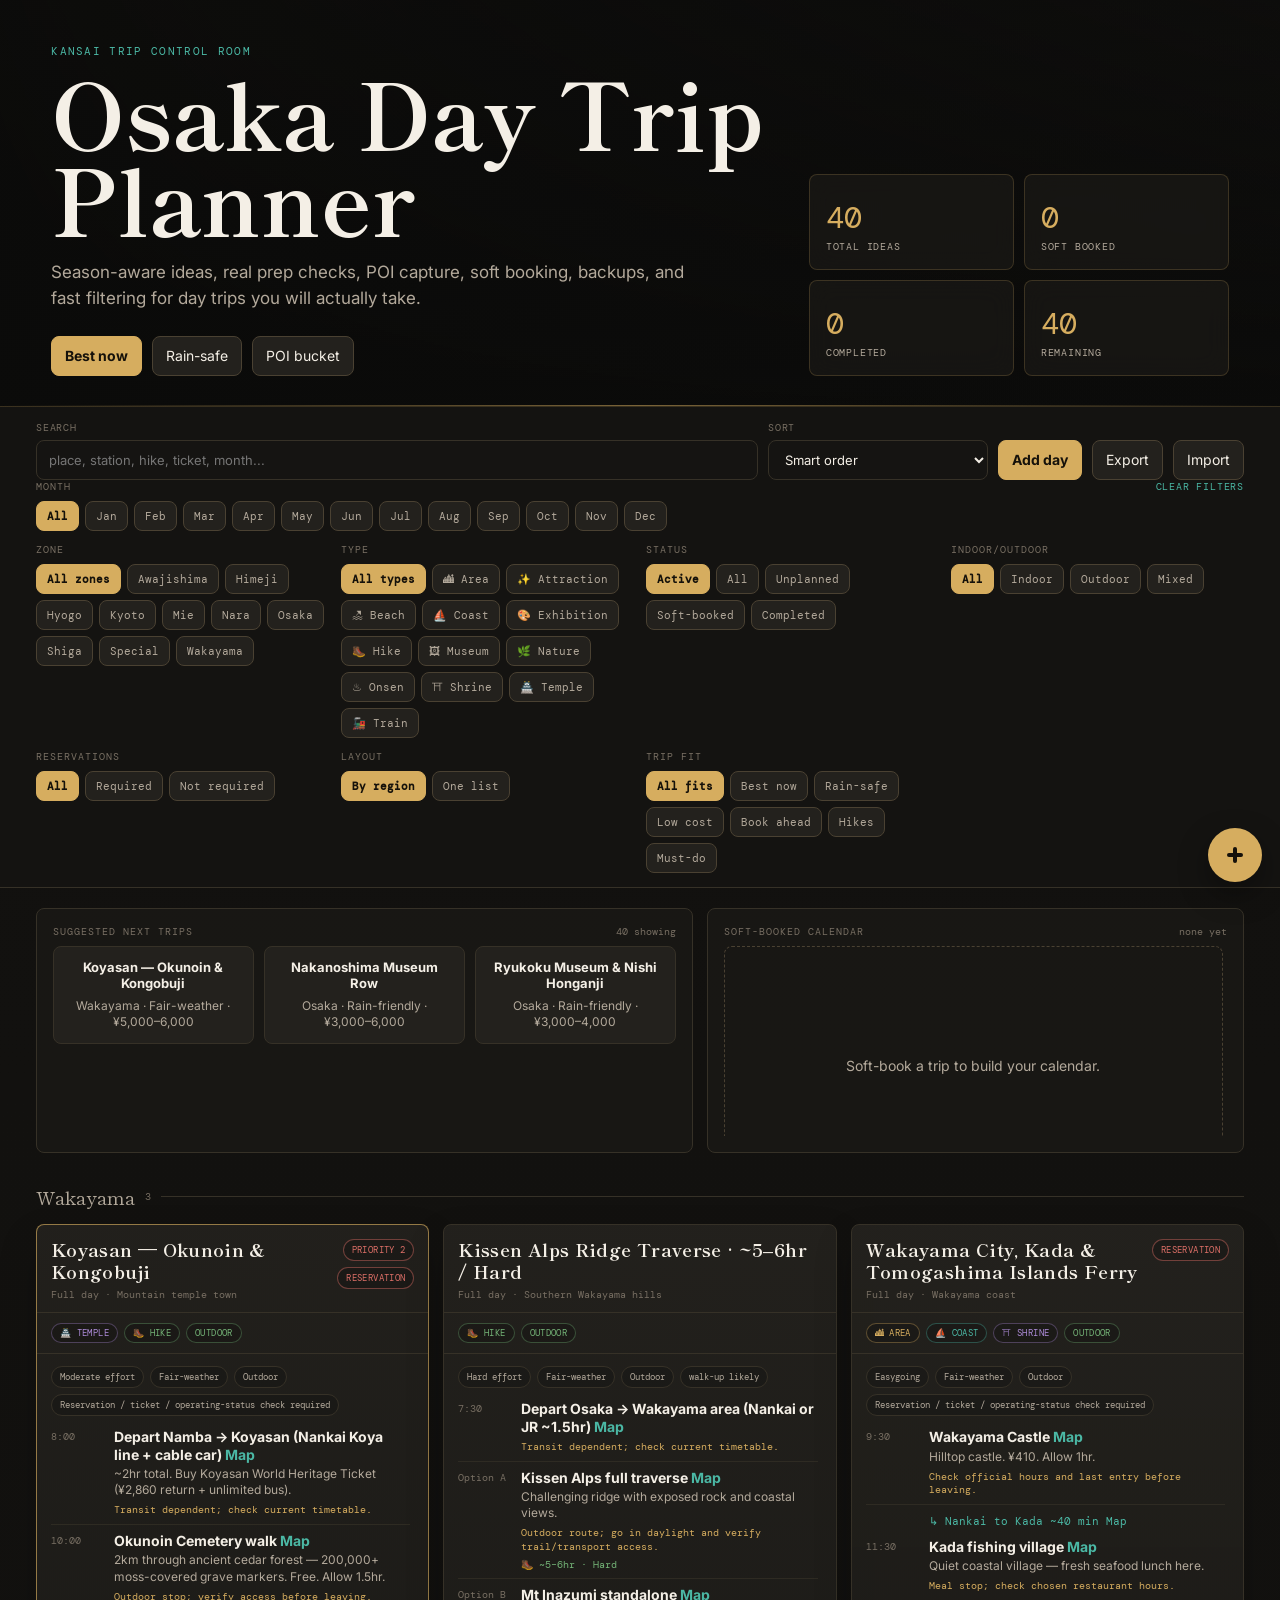
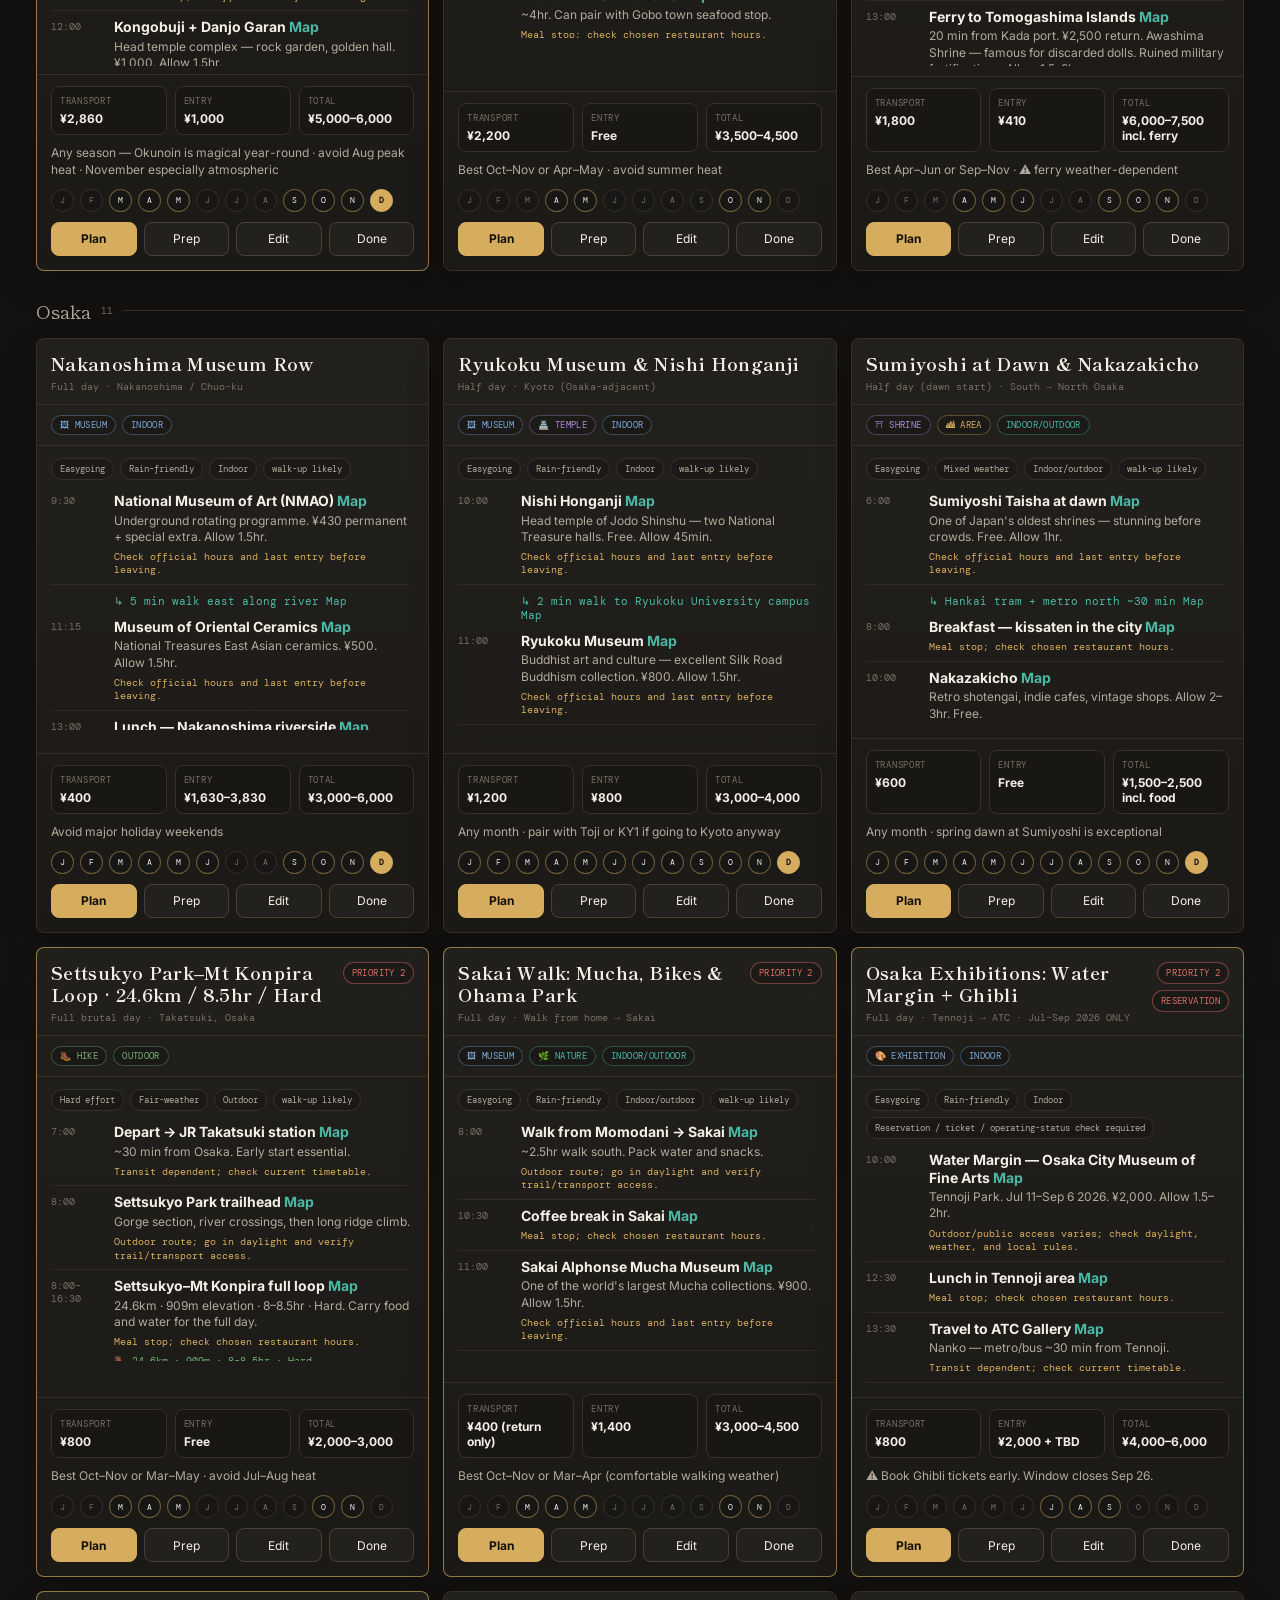
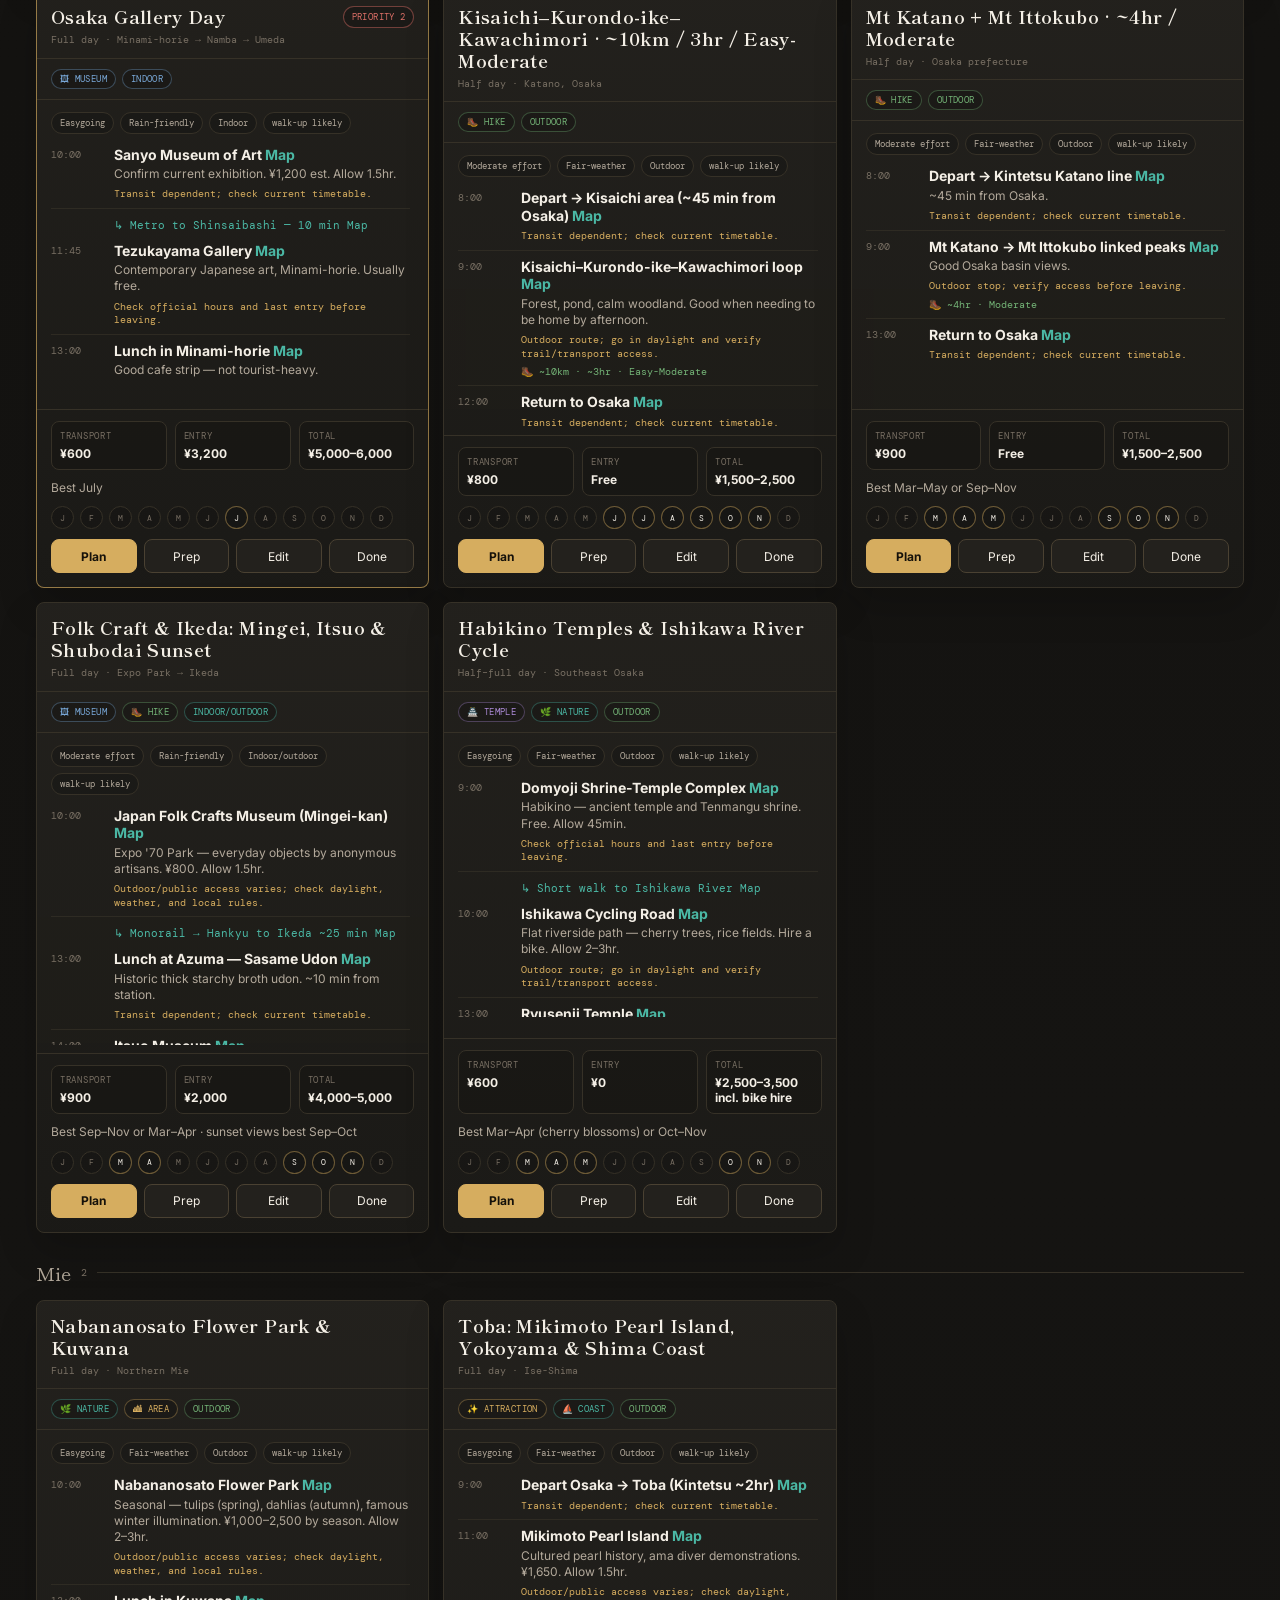
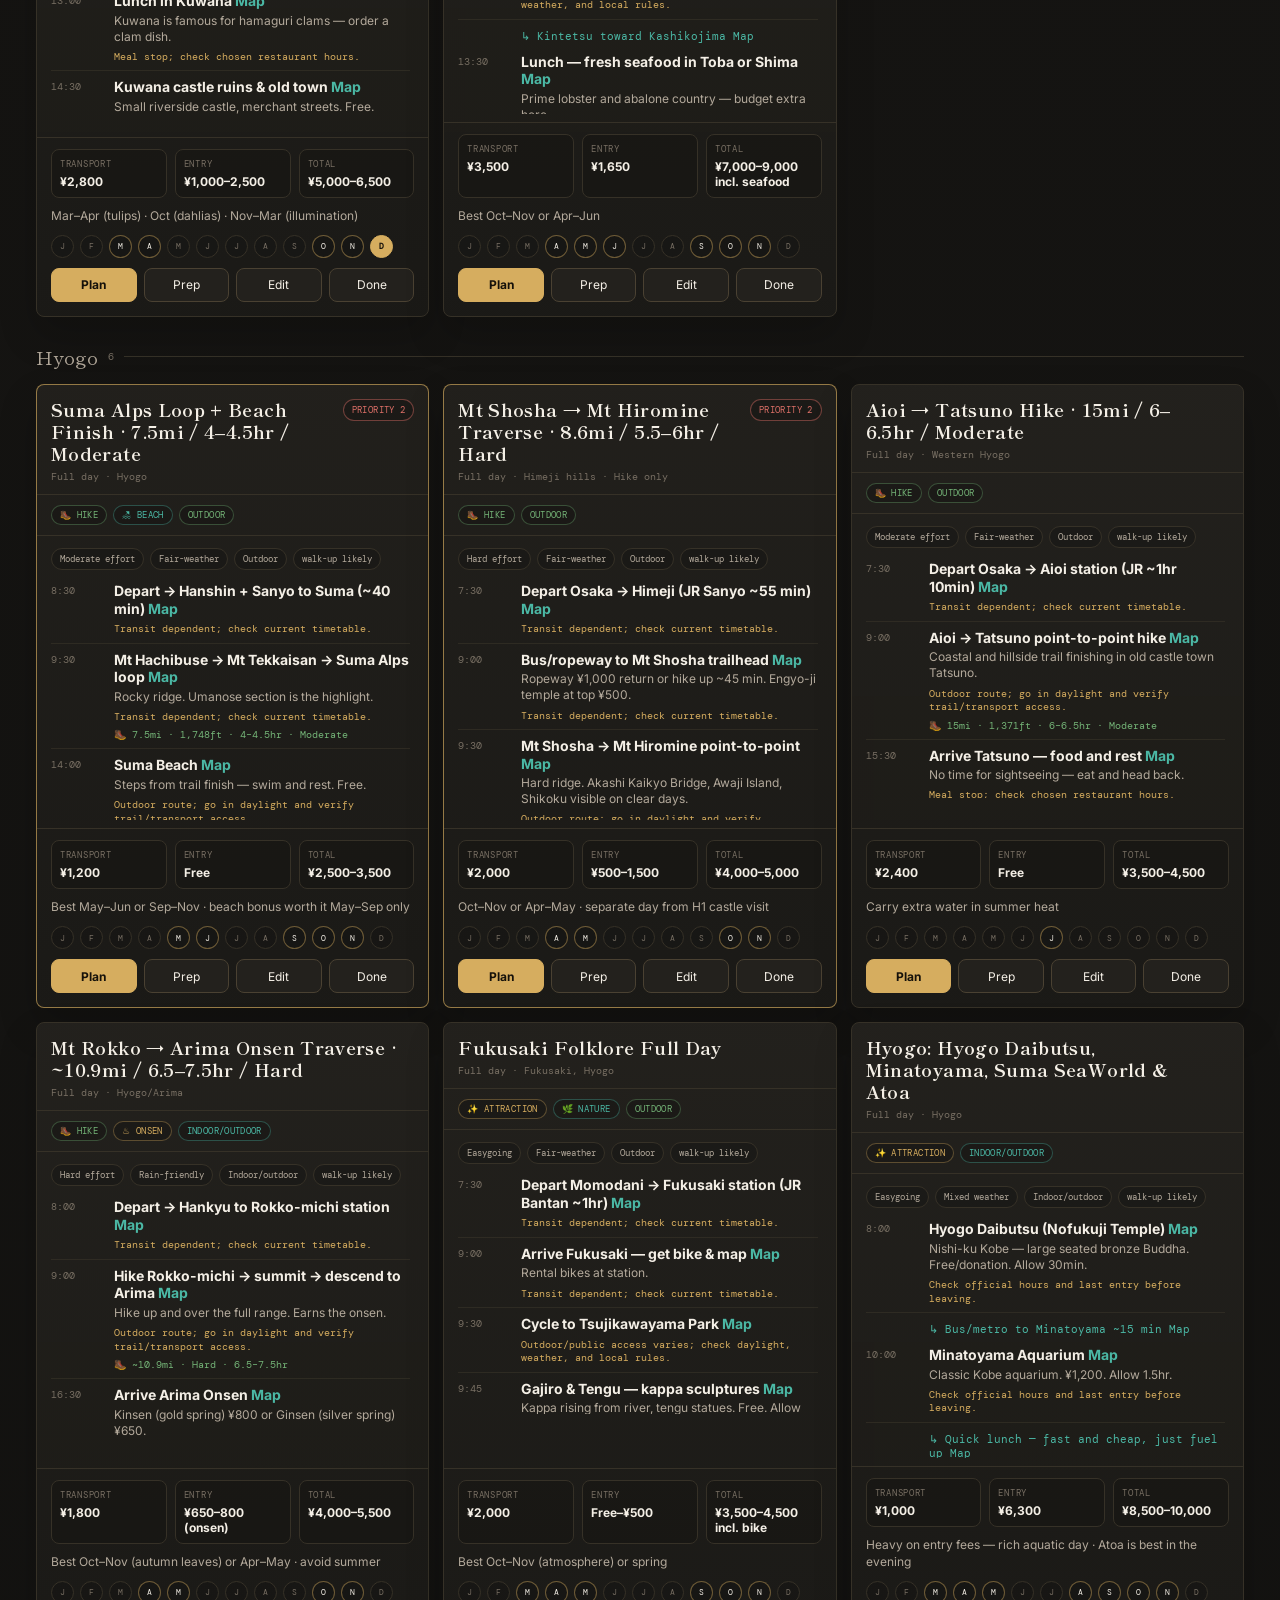
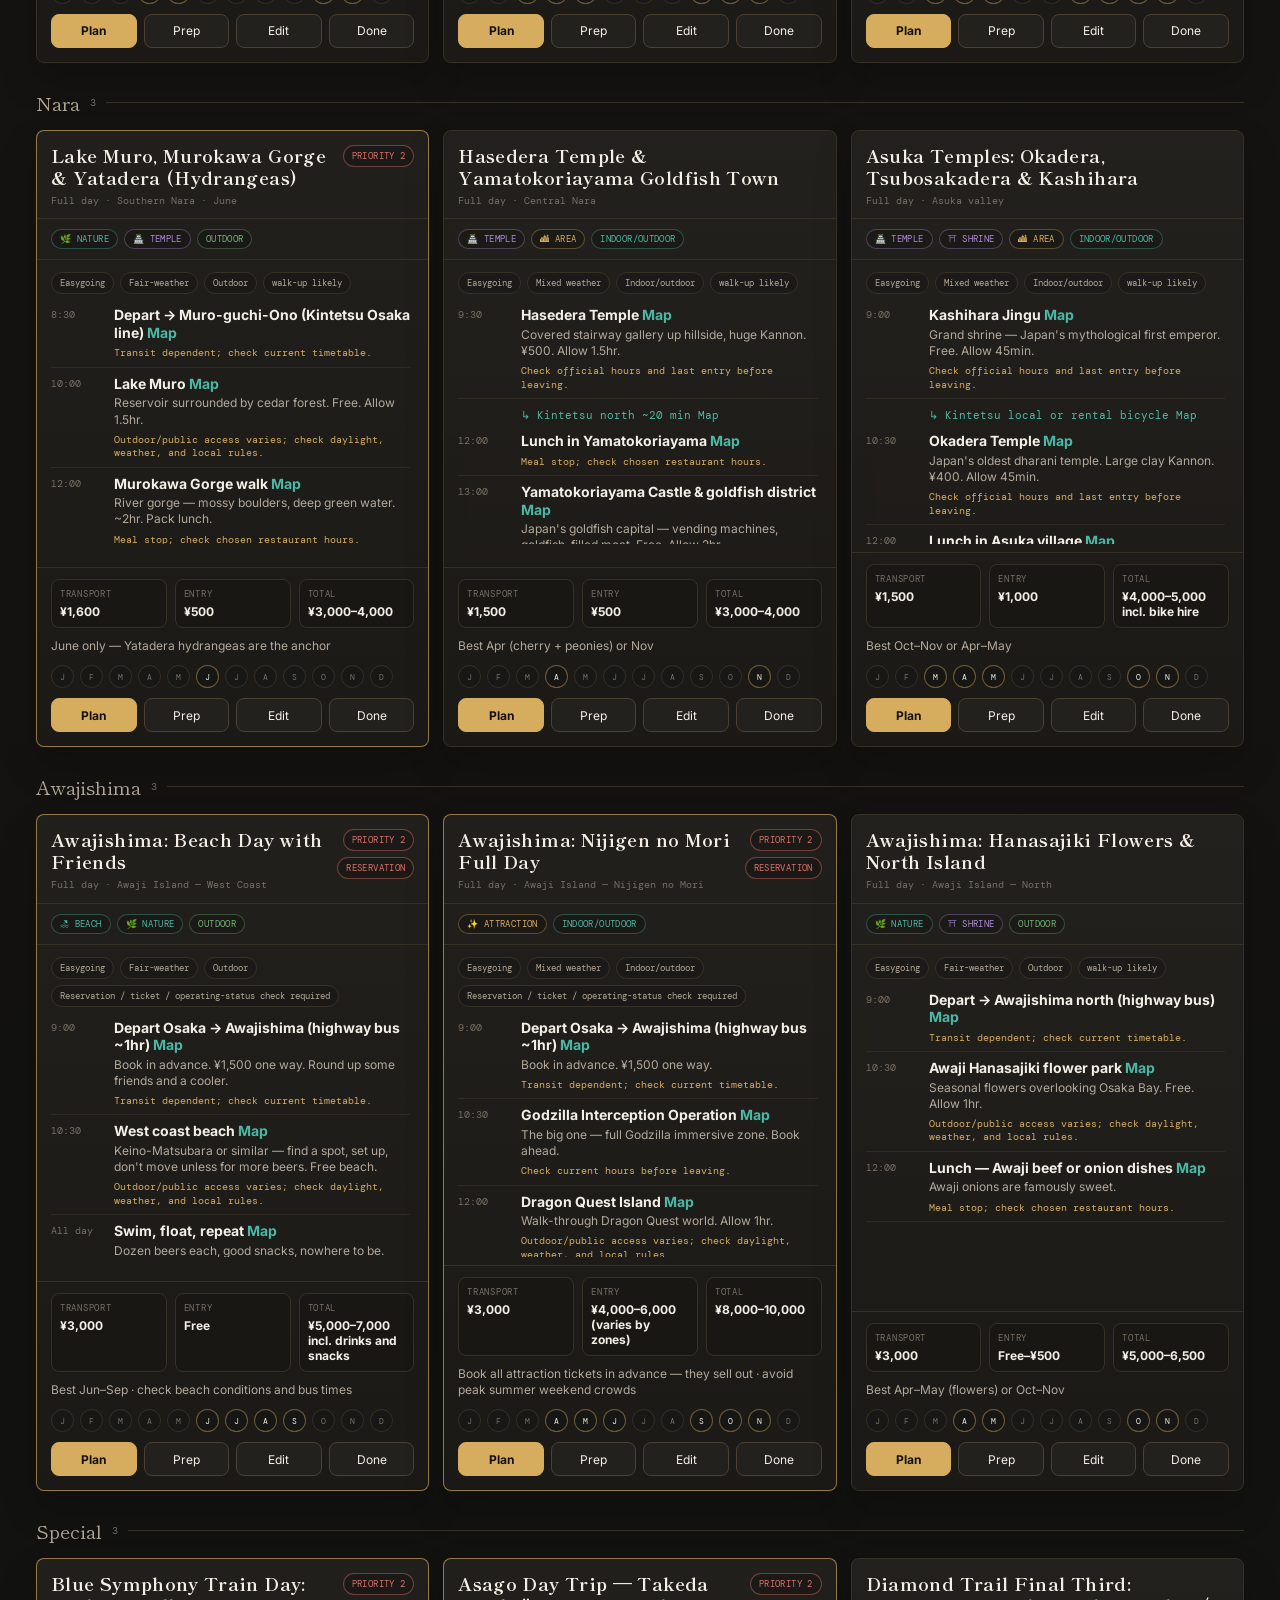
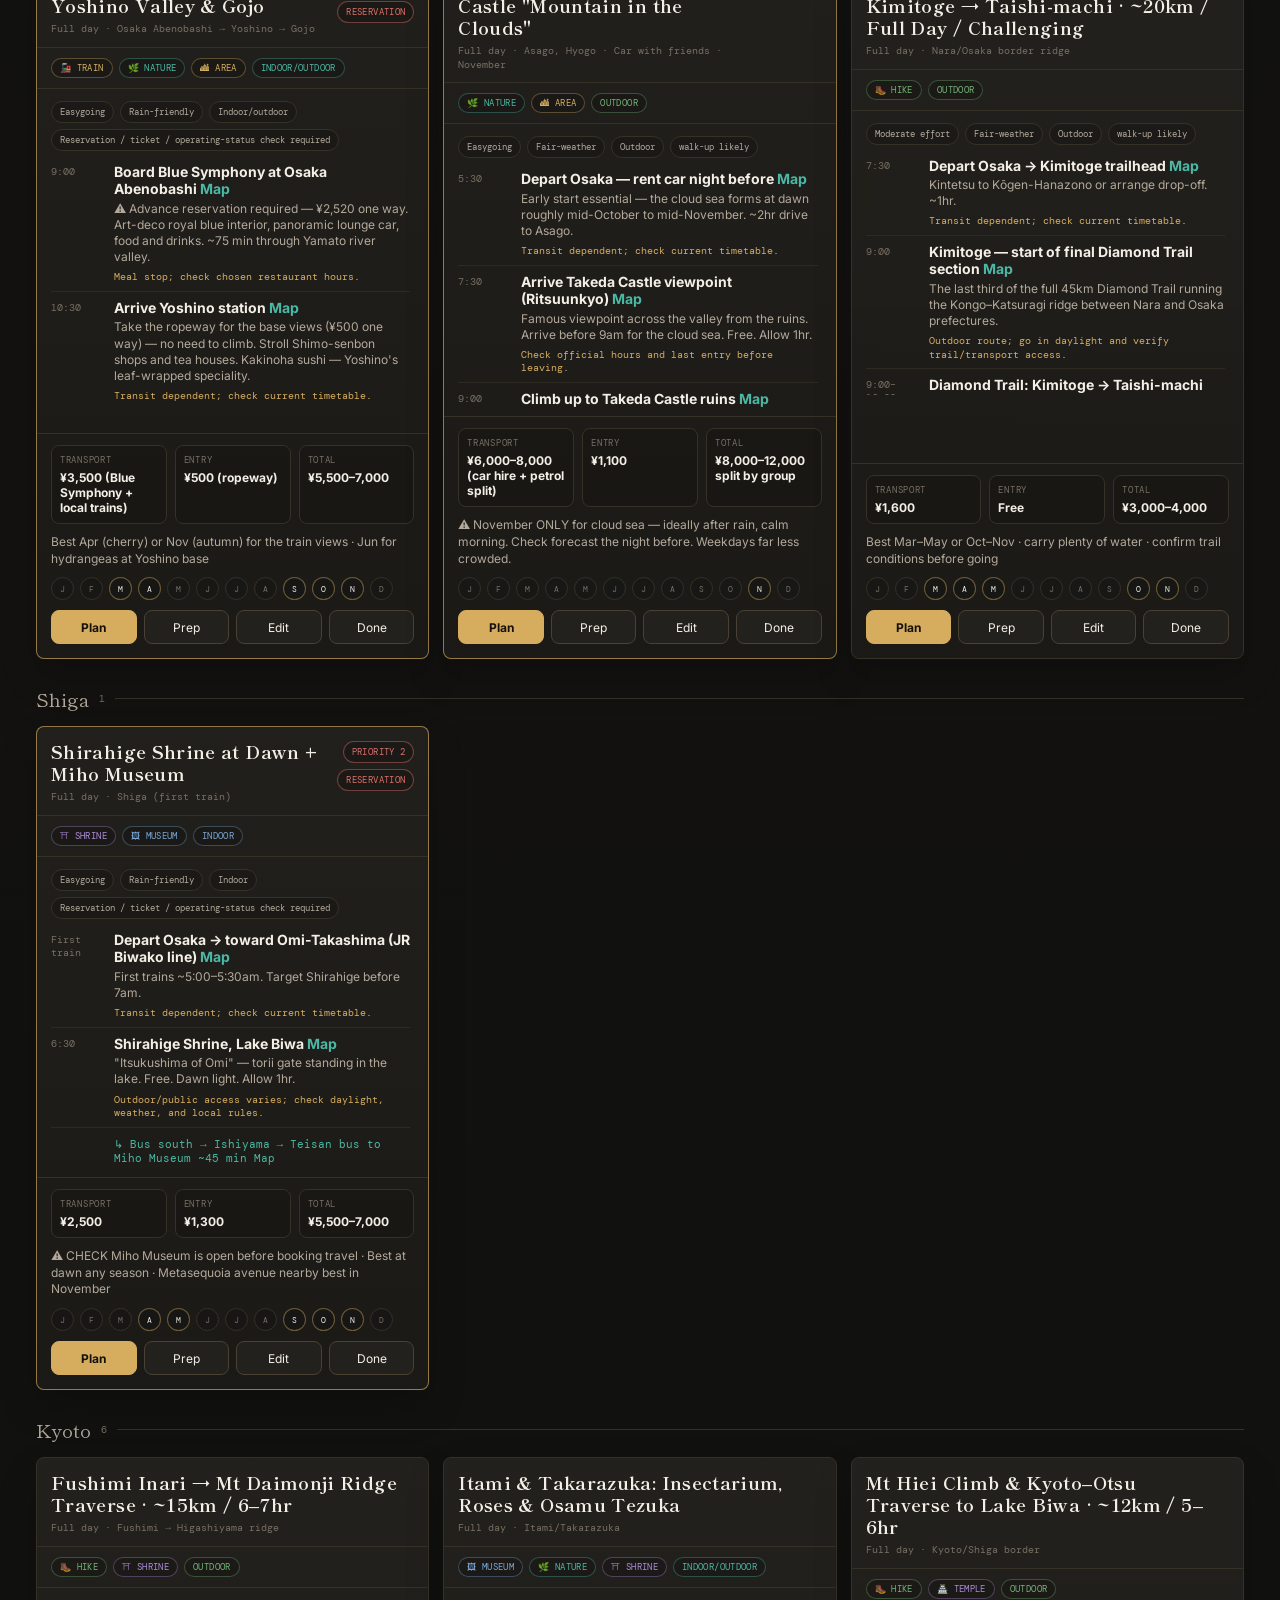
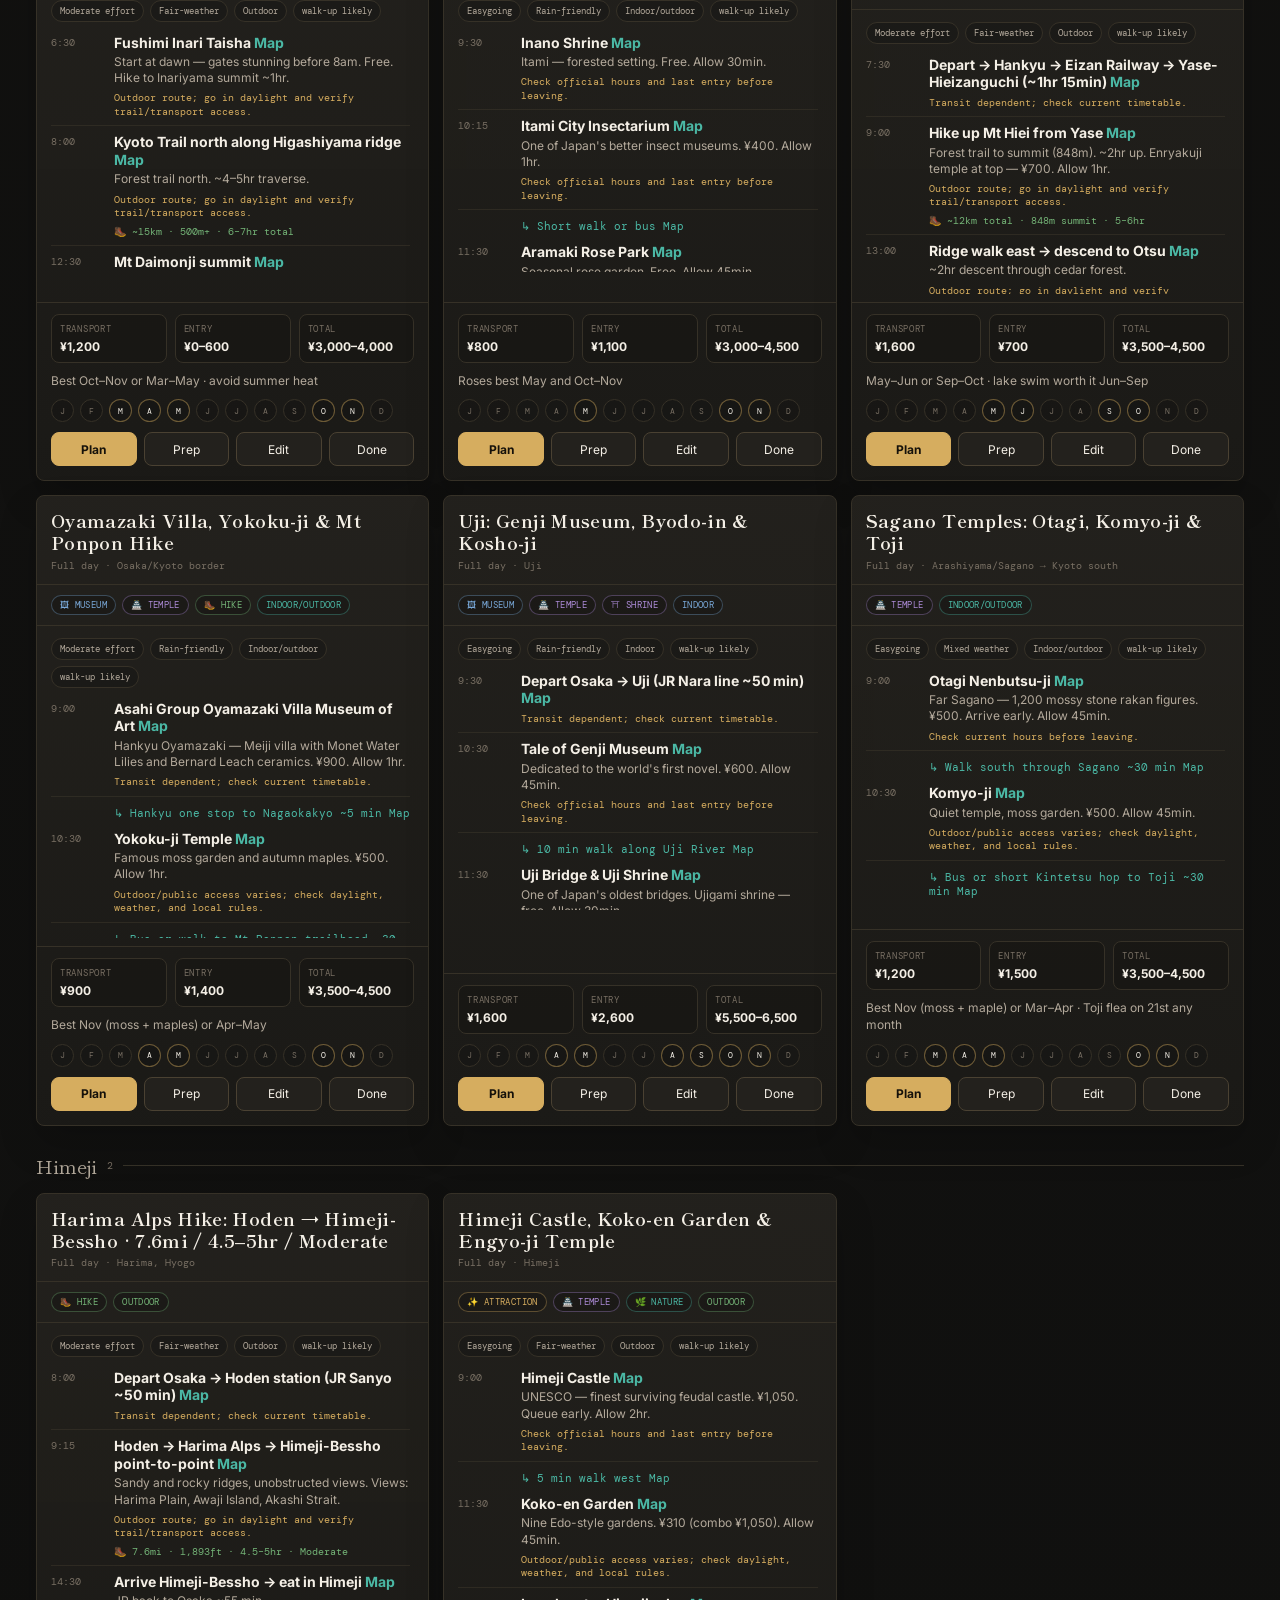
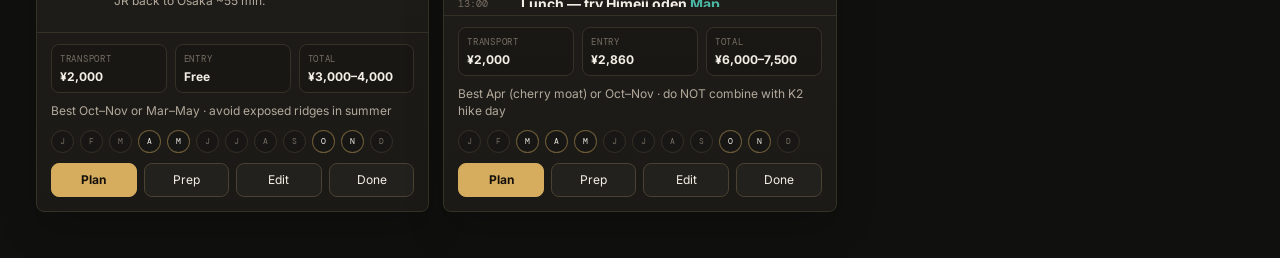
<file: index.html>
<!doctype html>
<html lang="en">
<head>
  <meta charset="utf-8">
  <meta name="viewport" content="width=device-width, initial-scale=1">
  <title>Osaka Day Trip Planner</title>
  <meta name="description" content="A practical Osaka and Kansai day-trip planner with seasonal filters, prep checklists, POIs, backups, and calendar planning.">
  <link rel="preconnect" href="https://fonts.googleapis.com">
  <link rel="preconnect" href="https://fonts.gstatic.com" crossorigin>
  <link href="https://fonts.googleapis.com/css2?family=DM+Mono:wght@300;400;500&family=Inter:wght@400;500;600;700;800&family=Shippori+Mincho:wght@500;600;700&display=swap" rel="stylesheet">
  <link rel="stylesheet" href="./styles.css">
</head>
<body>
  <div class="app-shell">
    <header class="hero">
      <div class="hero-image" aria-hidden="true"></div>
      <div class="hero-content">
        <p class="eyebrow">Kansai trip control room</p>
        <h1>Osaka Day Trip Planner</h1>
        <p class="hero-copy">Season-aware ideas, real prep checks, POI capture, soft booking, backups, and fast filtering for day trips you will actually take.</p>
        <div class="hero-actions">
          <button class="btn primary" data-action="quick" data-quick="bestNow">Best now</button>
          <button class="btn" data-action="quick" data-quick="rainy">Rain-safe</button>
          <button class="btn" data-action="open-poi">POI bucket</button>
        </div>
      </div>
      <section class="hero-stats" aria-label="Trip stats">
        <div><span id="stat-total">0</span><small>Total ideas</small></div>
        <div><span id="stat-planned">0</span><small>Soft booked</small></div>
        <div><span id="stat-done">0</span><small>Completed</small></div>
        <div><span id="stat-left">0</span><small>Remaining</small></div>
      </section>
    </header>

    <main>
      <section class="toolbar" aria-label="Planner controls">
        <div class="search-row">
          <label class="search-box">
            <span>Search</span>
            <input id="searchInput" type="search" autocomplete="off" placeholder="place, station, hike, ticket, month...">
          </label>
          <label class="select-box">
            <span>Sort</span>
            <select id="sortSelect">
              <option value="smart">Smart order</option>
              <option value="priority">Priority: 1 first</option>
              <option value="costLow">Cost low to high</option>
              <option value="costHigh">Cost high to low</option>
              <option value="difficulty">Difficulty</option>
              <option value="duration">Trip length</option>
              <option value="zone">Zone</option>
            </select>
          </label>
          <button class="btn primary" data-action="open-day">Add day</button>
          <button class="btn" data-action="export">Export</button>
          <label class="btn file-btn">
            Import
            <input id="importInput" type="file" accept="application/json,.json">
          </label>
        </div>

        <div class="filter-block">
          <div class="filter-head">
            <span>Month</span>
            <button class="text-btn" data-action="clear-filters">Clear filters</button>
          </div>
          <div class="pill-row" id="monthPills"></div>
        </div>
        <div class="filter-grid">
          <div class="filter-block">
            <div class="filter-head"><span>Zone</span></div>
            <div class="pill-row" id="zonePills"></div>
          </div>
          <div class="filter-block">
            <div class="filter-head"><span>Type</span></div>
            <div class="pill-row" id="tagPills"></div>
          </div>
          <div class="filter-block">
            <div class="filter-head"><span>Status</span></div>
            <div class="pill-row" id="statusPills"></div>
          </div>
          <div class="filter-block">
            <div class="filter-head"><span>Indoor/outdoor</span></div>
            <div class="pill-row" id="environmentPills"></div>
          </div>
          <div class="filter-block">
            <div class="filter-head"><span>Reservations</span></div>
            <div class="pill-row" id="reservationPills"></div>
          </div>
          <div class="filter-block">
            <div class="filter-head"><span>Layout</span></div>
            <div class="pill-row" id="viewPills"></div>
          </div>
          <div class="filter-block">
            <div class="filter-head"><span>Trip fit</span></div>
            <div class="pill-row" id="quickPills"></div>
          </div>
        </div>
      </section>

      <section class="dashboard-band">
        <div class="insight-panel">
          <div class="panel-title">
            <span>Suggested next trips</span>
            <small id="resultText"></small>
          </div>
          <div class="recommendations" id="recommendations"></div>
        </div>
        <div class="timeline-panel">
          <div class="panel-title">
            <span>Soft-booked calendar</span>
            <small id="calendarCount"></small>
          </div>
          <div class="timeline" id="timeline"></div>
        </div>
      </section>

      <section class="cards" id="cards" aria-live="polite"></section>
    </main>
  </div>

  <button class="fab" data-action="open-day" aria-label="Add day">+</button>

  <dialog class="modal" id="dayDialog">
    <form method="dialog" class="modal-panel wide" id="dayForm">
      <div class="modal-head">
        <div>
          <p class="eyebrow">Day plan</p>
          <h2 id="dayDialogTitle">Add day plan</h2>
        </div>
        <button type="button" class="icon-btn" data-action="close-day" aria-label="Close">×</button>
      </div>
      <input type="hidden" id="dayId">
      <div class="form-grid">
        <label>Title<input id="dayTitle" required placeholder="Namba walk and Dotonbori"></label>
        <label>Zone<input id="dayZone" required placeholder="Osaka"></label>
        <label>Duration<input id="dayDuration" placeholder="Full day"></label>
        <label>Tags<input id="dayTags" placeholder="museum, temple, nature"></label>
        <label>Transport estimate<input id="dayTransport" placeholder="¥1,200"></label>
        <label>Entry estimate<input id="dayFees" placeholder="¥2,000"></label>
        <label>Total estimate<input id="dayTotal" placeholder="¥4,000-5,000"></label>
        <label>Priority
          <select id="dayPriority">
            <option value="1">1 - highest</option>
            <option value="2">2</option>
            <option value="3">3</option>
            <option value="4">4</option>
            <option value="5">5</option>
            <option value="6">6</option>
            <option value="7">7</option>
            <option value="8">8</option>
            <option value="9">9</option>
            <option value="10">10 - lowest</option>
          </select>
        </label>
        <label>Difficulty
          <select id="dayDifficulty">
            <option value="easy">Easy</option>
            <option value="moderate">Moderate</option>
            <option value="hard">Hard</option>
          </select>
        </label>
        <label>Weather fit
          <select id="dayRain">
            <option value="rain-friendly">Rain-friendly</option>
            <option value="mixed">Mixed</option>
            <option value="fair-weather">Fair-weather</option>
          </select>
        </label>
        <label>Indoor/outdoor
          <select id="dayEnvironment">
            <option value="indoor">Indoor</option>
            <option value="outdoor">Outdoor</option>
            <option value="mixed">Mixed</option>
          </select>
        </label>
        <label>Tickets / reservations<input id="dayReservation" placeholder="walk-up likely, book ahead..."></label>
        <label class="check-label"><input id="dayReservationRequired" type="checkbox"> Reservation required</label>
        <label>Hours<input id="dayHours" placeholder="Verify official hours before leaving"></label>
        <label>Closed days / risk<input id="dayClosed" placeholder="Check closed days and last entry"></label>
      </div>
      <fieldset>
        <legend>Best months</legend>
        <div class="month-checks" id="dayMonths"></div>
      </fieldset>
      <label class="full-label">Notes<textarea id="dayNote" rows="3" placeholder="Seasonal tips, links, why this matters..."></textarea></label>
      <div class="stops-head">
        <h3>Stops</h3>
        <button type="button" class="btn small" data-action="add-stop">Add stop</button>
      </div>
      <div class="stops-editor" id="stopsEditor"></div>
      <p class="form-help">Each stop can store opening hours and a maps link. Leave maps blank to auto-generate a Google Maps search link.</p>
      <div class="modal-actions split">
        <button type="button" class="btn danger" data-action="delete-day" id="deleteDayBtn">Delete</button>
        <div>
          <button type="button" class="btn" data-action="close-day">Cancel</button>
          <button class="btn primary" value="default" type="submit">Save plan</button>
        </div>
      </div>
    </form>
  </dialog>

  <dialog class="modal" id="planDialog">
    <form method="dialog" class="modal-panel" id="planForm">
      <div class="modal-head">
        <div>
          <p class="eyebrow">Soft book</p>
          <h2 id="planTitle">Choose a date window</h2>
        </div>
        <button type="button" class="icon-btn" data-action="close-plan" aria-label="Close">×</button>
      </div>
      <div class="form-grid compact">
        <label>Month<select id="planMonth"></select></label>
        <label>Year<select id="planYear"></select></label>
      </div>
      <label class="full-label">Trip note<input id="planNote" placeholder="weekday, friends, ticket drop, weather trigger..."></label>
      <div class="modal-actions">
        <button type="button" class="btn" data-action="close-plan">Cancel</button>
        <button class="btn primary" value="default" type="submit">Soft book</button>
      </div>
    </form>
  </dialog>

  <dialog class="modal" id="poiDialog">
    <form method="dialog" class="modal-panel wide" id="poiForm">
      <div class="modal-head">
        <div>
          <p class="eyebrow">Capture loose ideas</p>
          <h2>POI Bucket</h2>
        </div>
        <button type="button" class="icon-btn" data-action="close-poi" aria-label="Close">×</button>
      </div>
      <div class="poi-layout">
        <section>
          <div class="form-grid">
            <label>Name<input id="poiName" placeholder="Kamigawa Gallery"></label>
            <label>Type
              <select id="poiType">
                <option>museum</option><option>hike</option><option>temple</option><option>shrine</option>
                <option>nature</option><option>food</option><option>onsen</option><option>area</option><option>attraction</option>
              </select>
            </label>
            <label>Zone / area<input id="poiZone" placeholder="Osaka, Kyoto, Nara..."></label>
            <label>Maps link<input id="poiMaps" placeholder="https://maps.google.com/..."></label>
          </div>
          <label class="full-label">Notes<textarea id="poiNotes" rows="3" placeholder="hours, entry fee, why you saved it..."></textarea></label>
          <div class="modal-actions">
            <button type="button" class="btn" data-action="clear-poi">Clear</button>
            <button type="button" class="btn primary" data-action="save-poi">Save POI</button>
          </div>
        </section>
        <section>
          <div class="poi-list-head">
            <span id="poiCount">Saved POIs</span>
            <button type="button" class="btn small" data-action="build-from-pois" id="buildFromPoiBtn">Build day</button>
          </div>
          <div class="poi-list" id="poiList"></div>
        </section>
      </div>
    </form>
  </dialog>

  <dialog class="modal" id="detailDialog">
    <div class="modal-panel wide detail-panel">
      <div class="modal-head">
        <div>
          <p class="eyebrow" id="detailMeta">Trip detail</p>
          <h2 id="detailTitle"></h2>
        </div>
        <button class="icon-btn" data-action="close-detail" aria-label="Close">×</button>
      </div>
      <div id="detailBody"></div>
    </div>
  </dialog>

  <div class="toast" id="toast" role="status" aria-live="polite"></div>
  <script type="module" src="./app.js"></script>
</body>
</html>
</file>
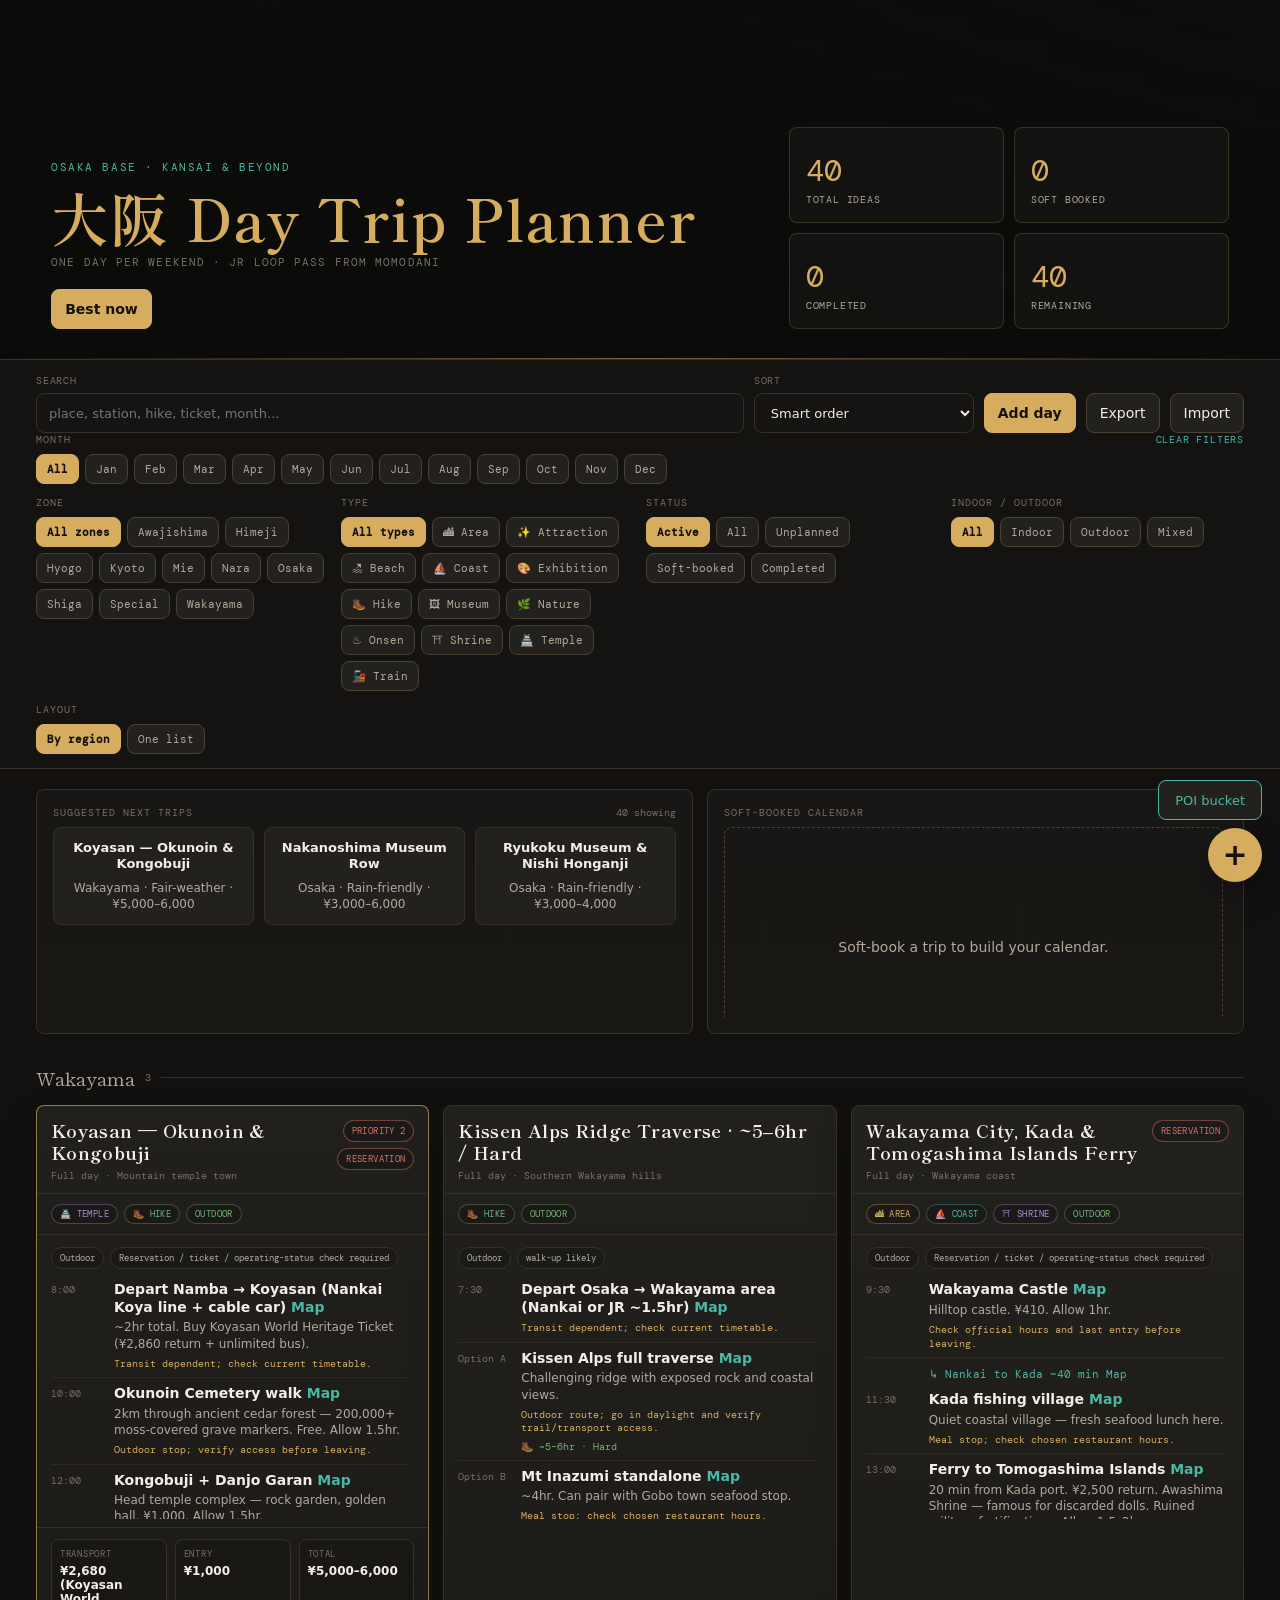
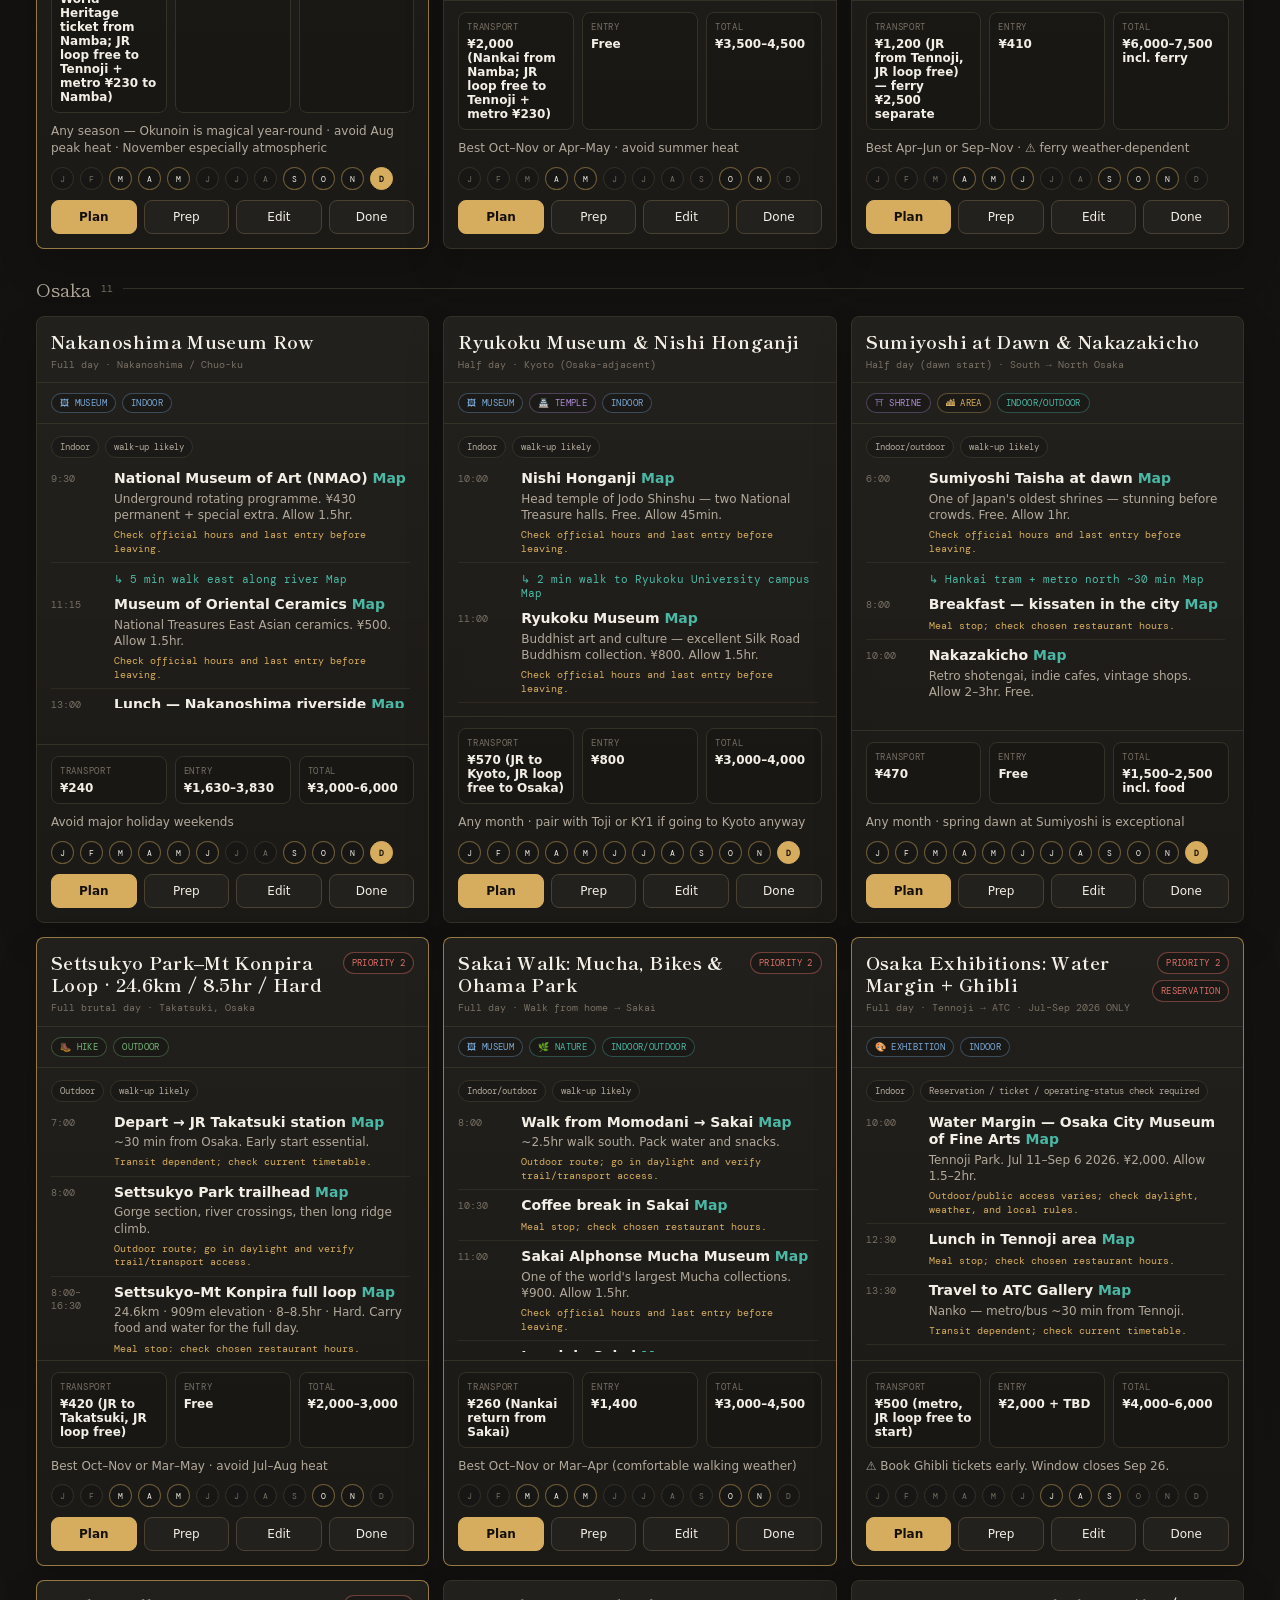
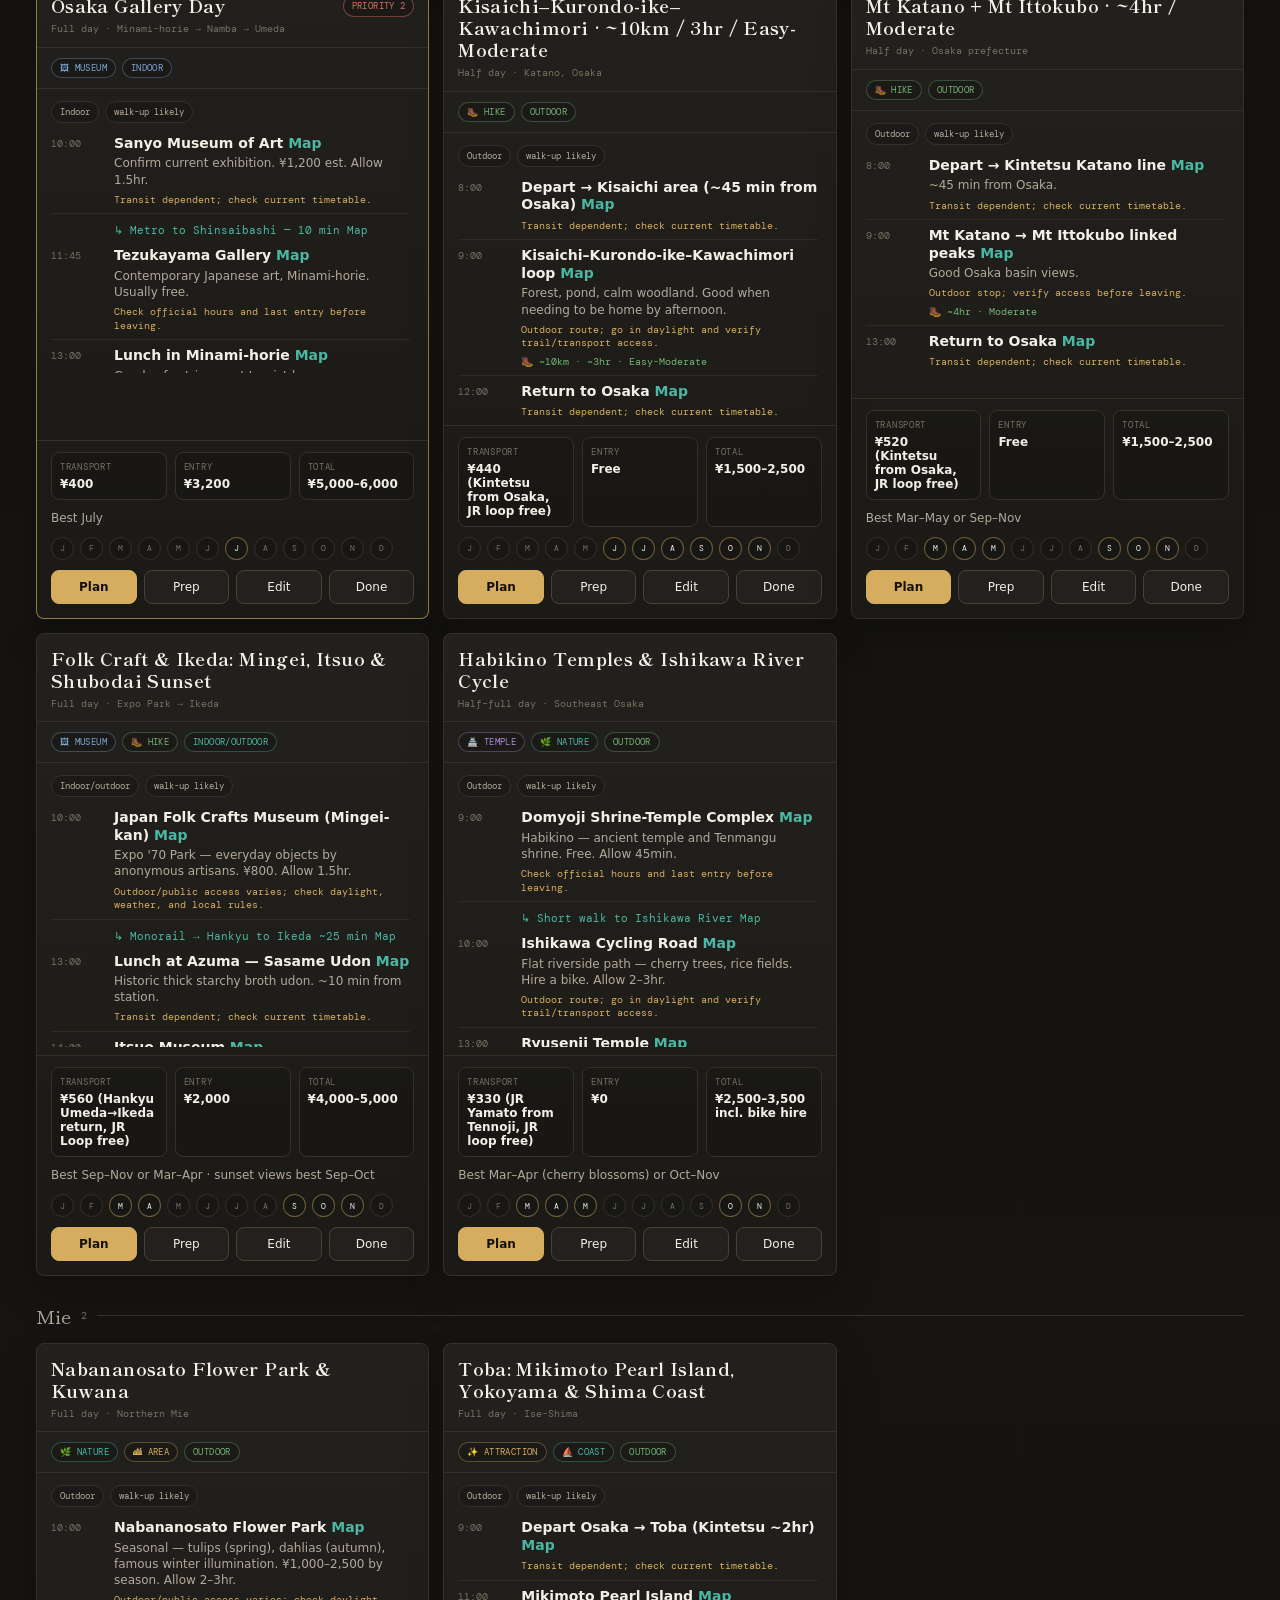
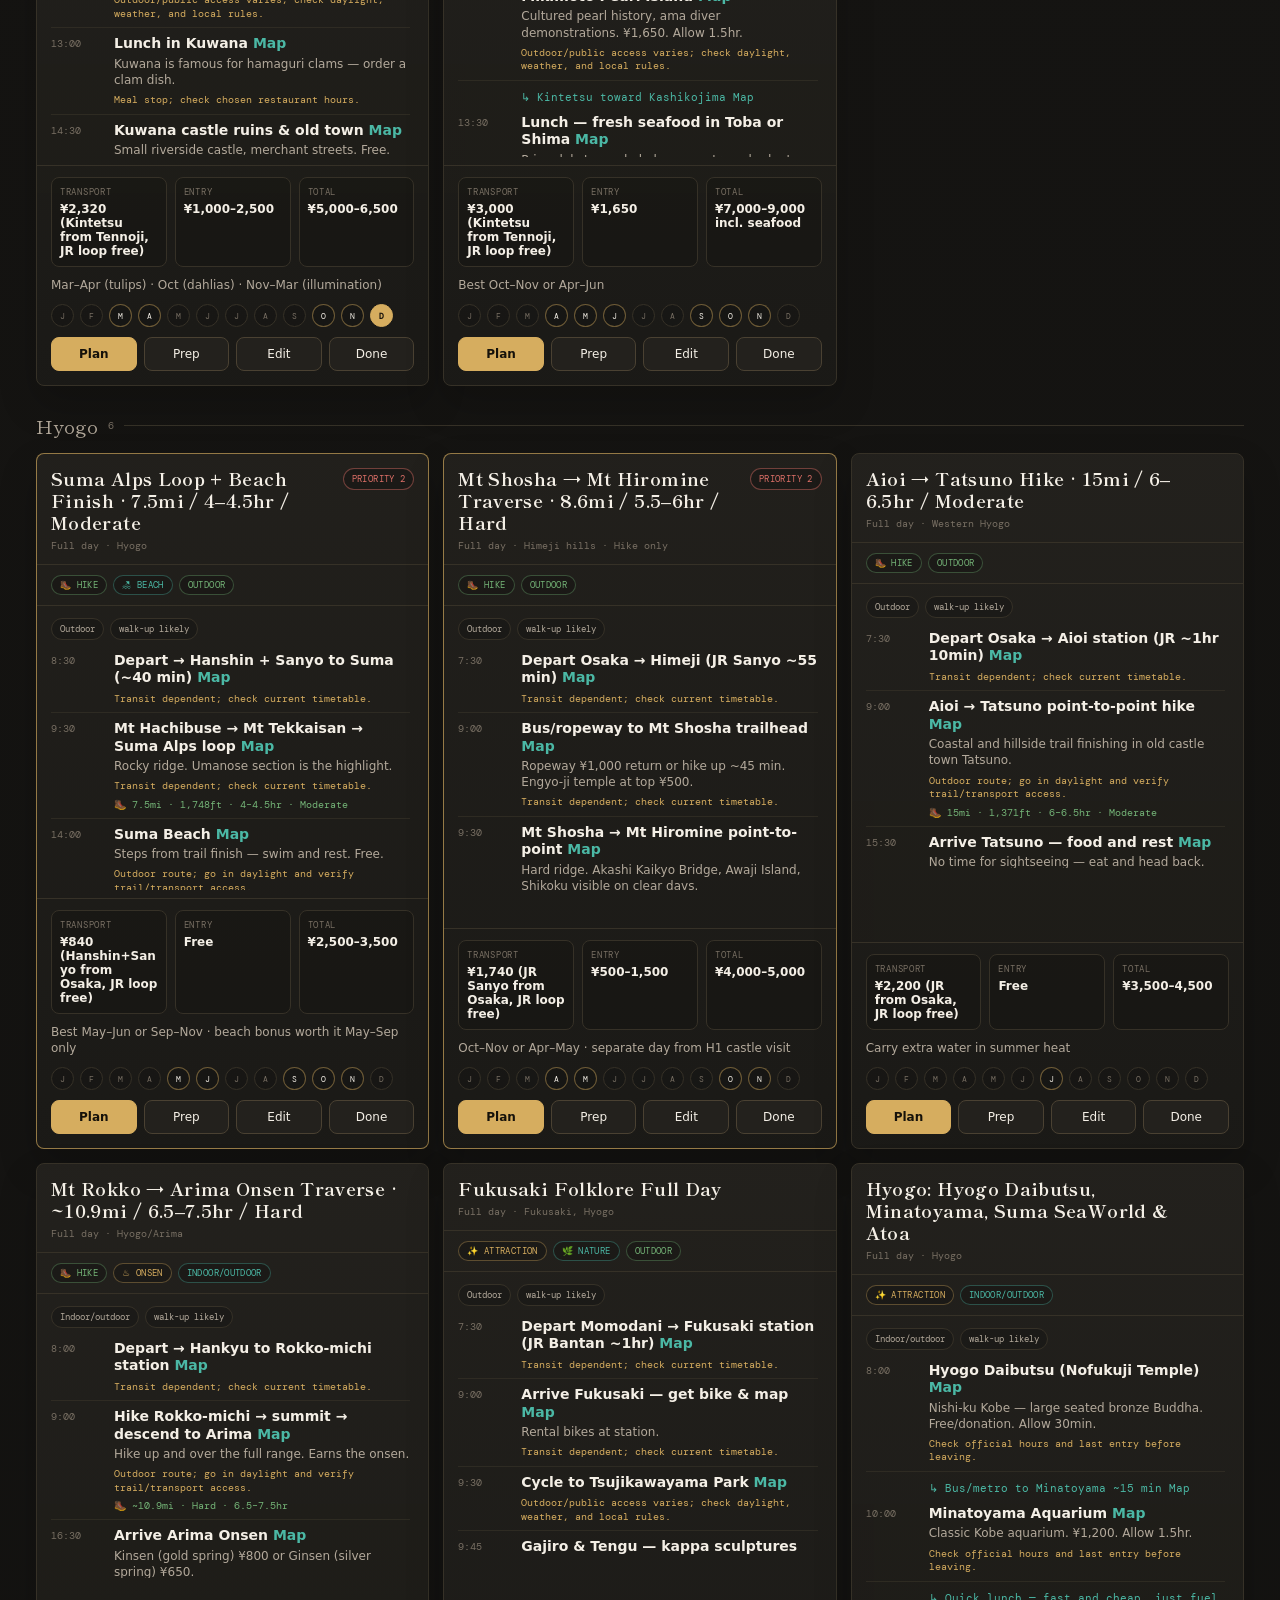
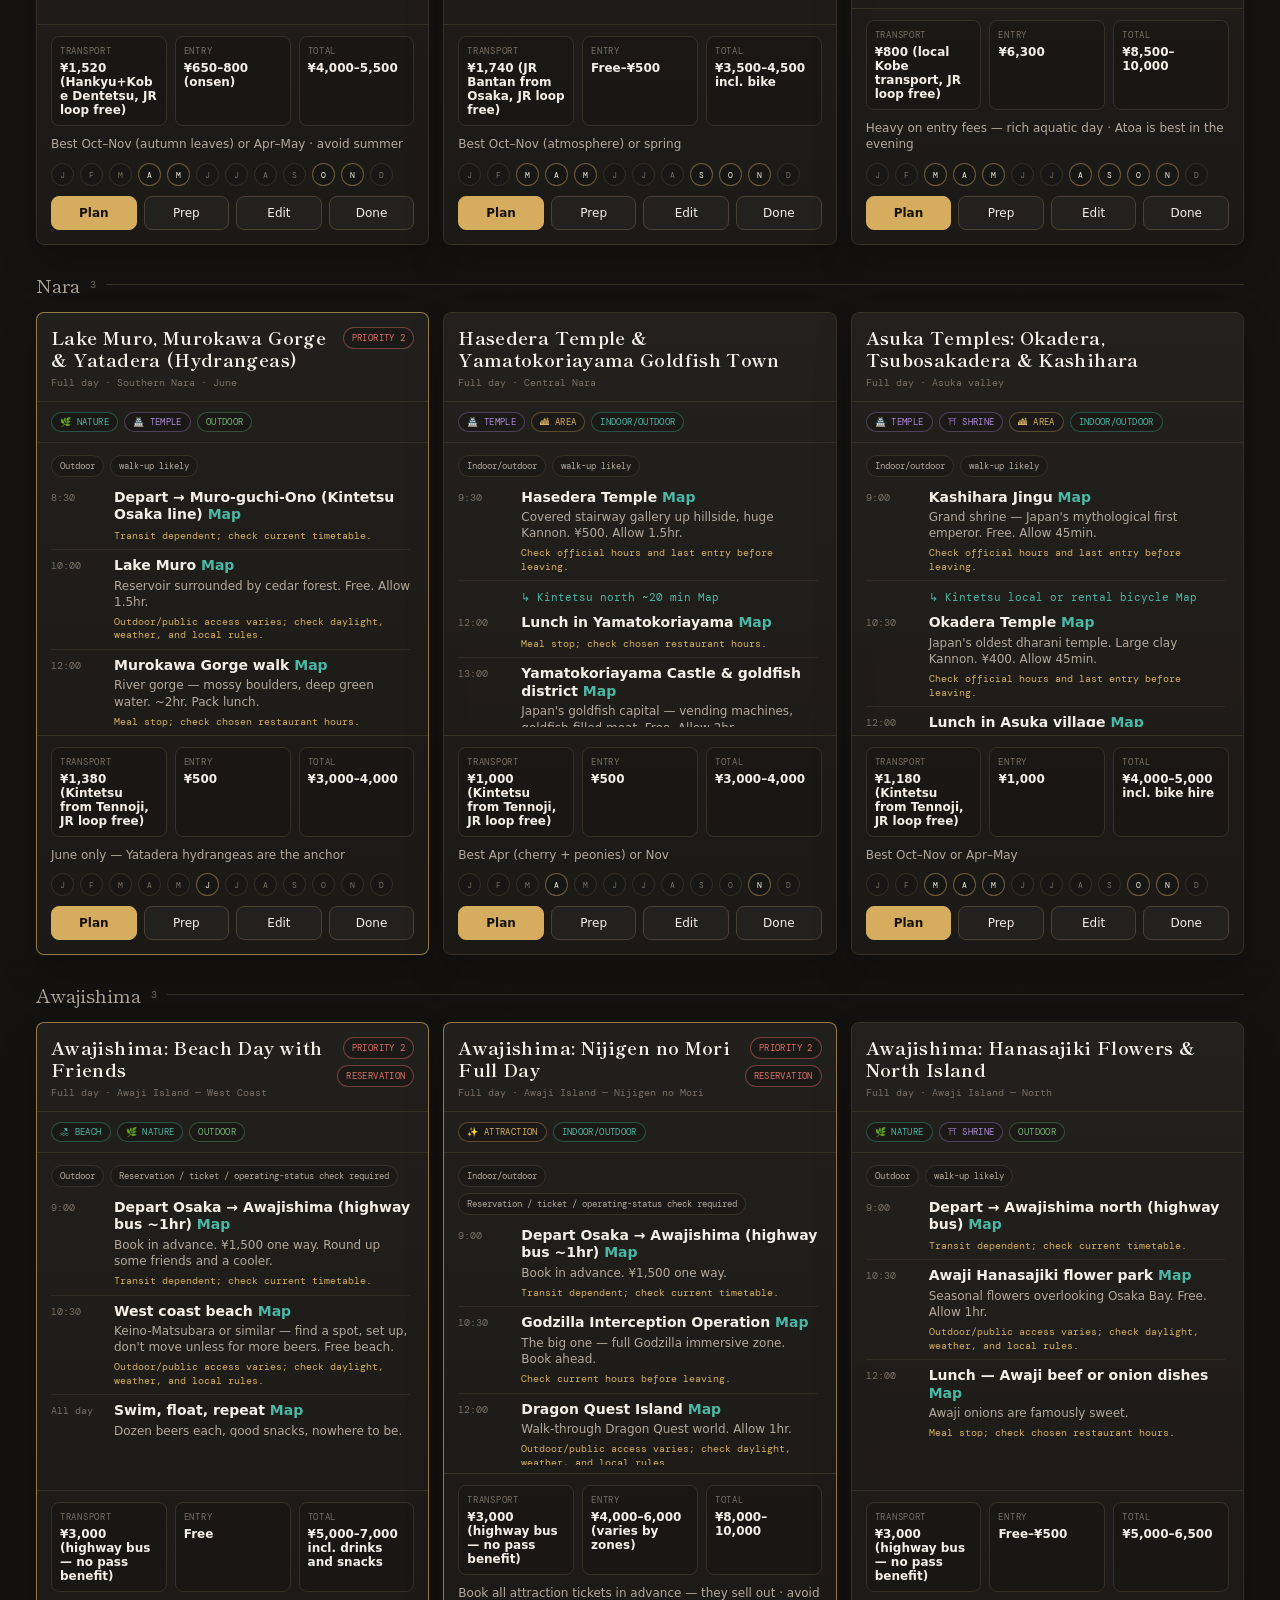
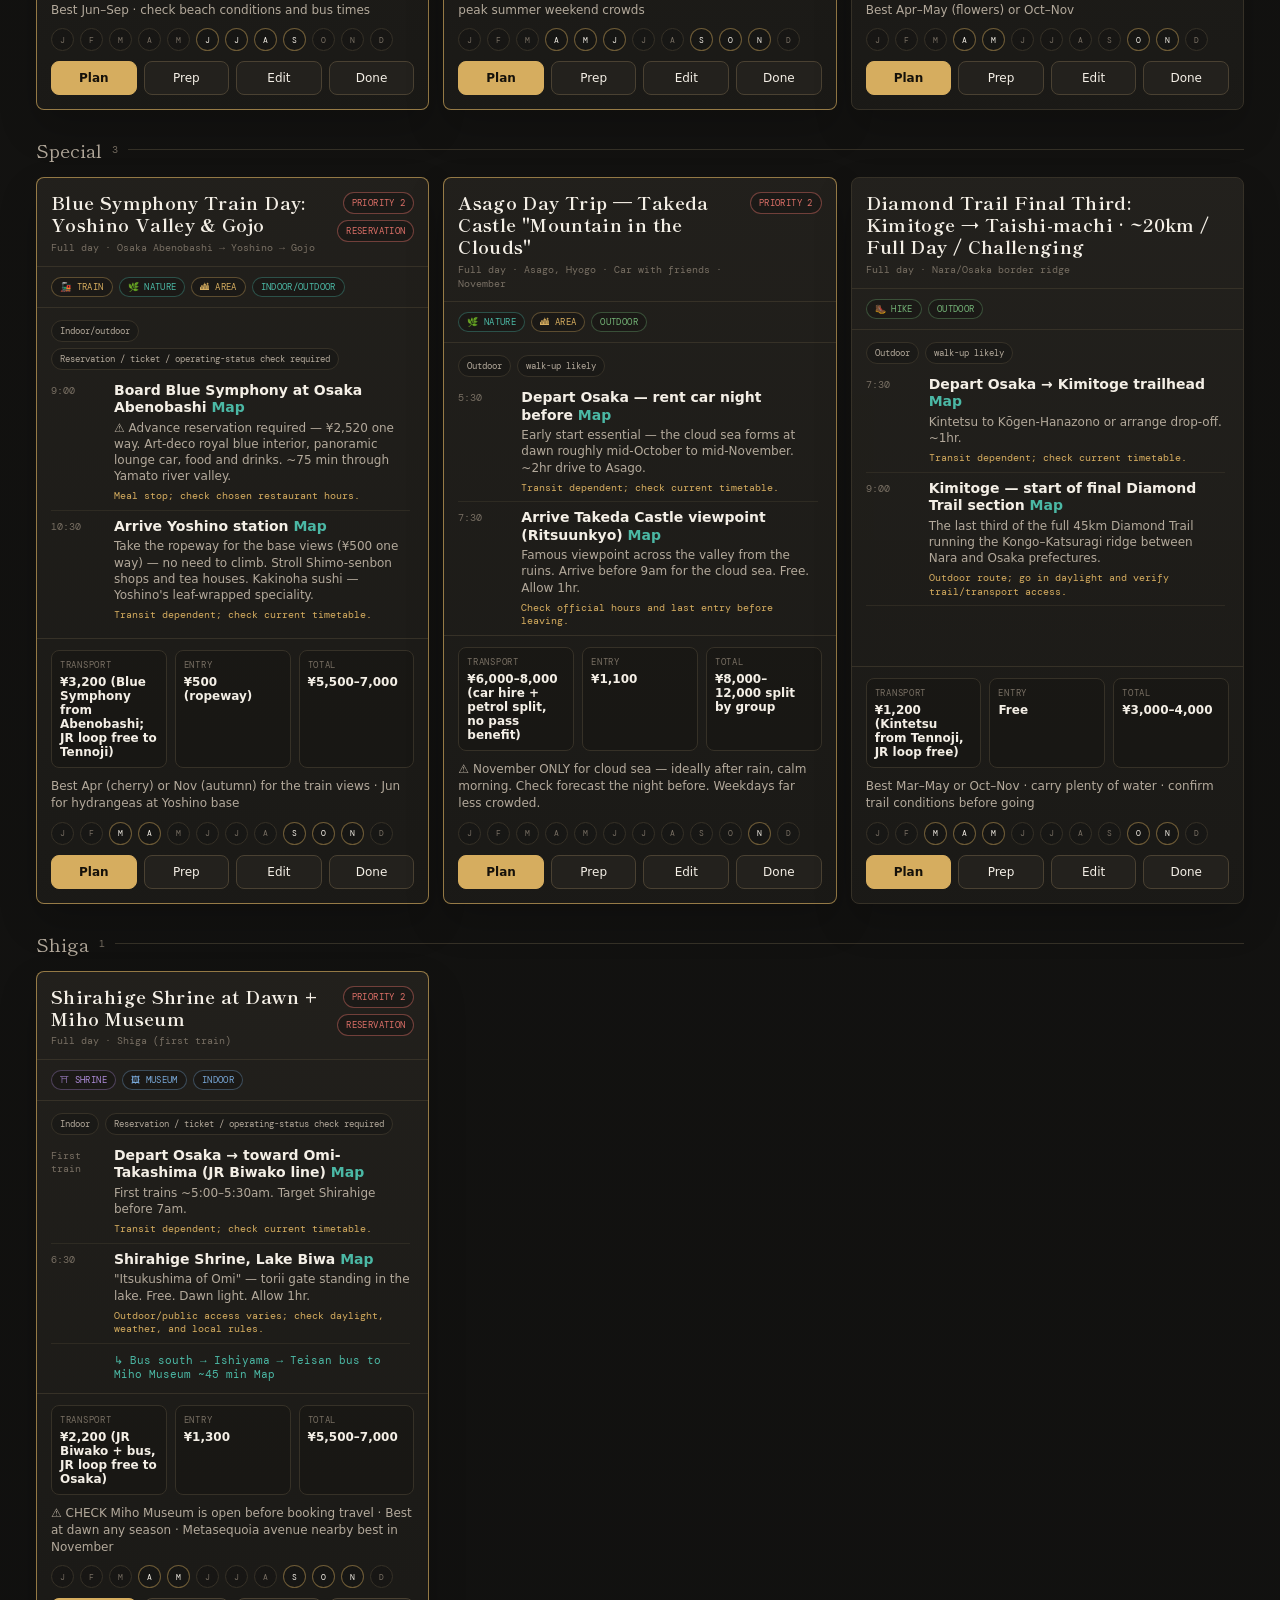
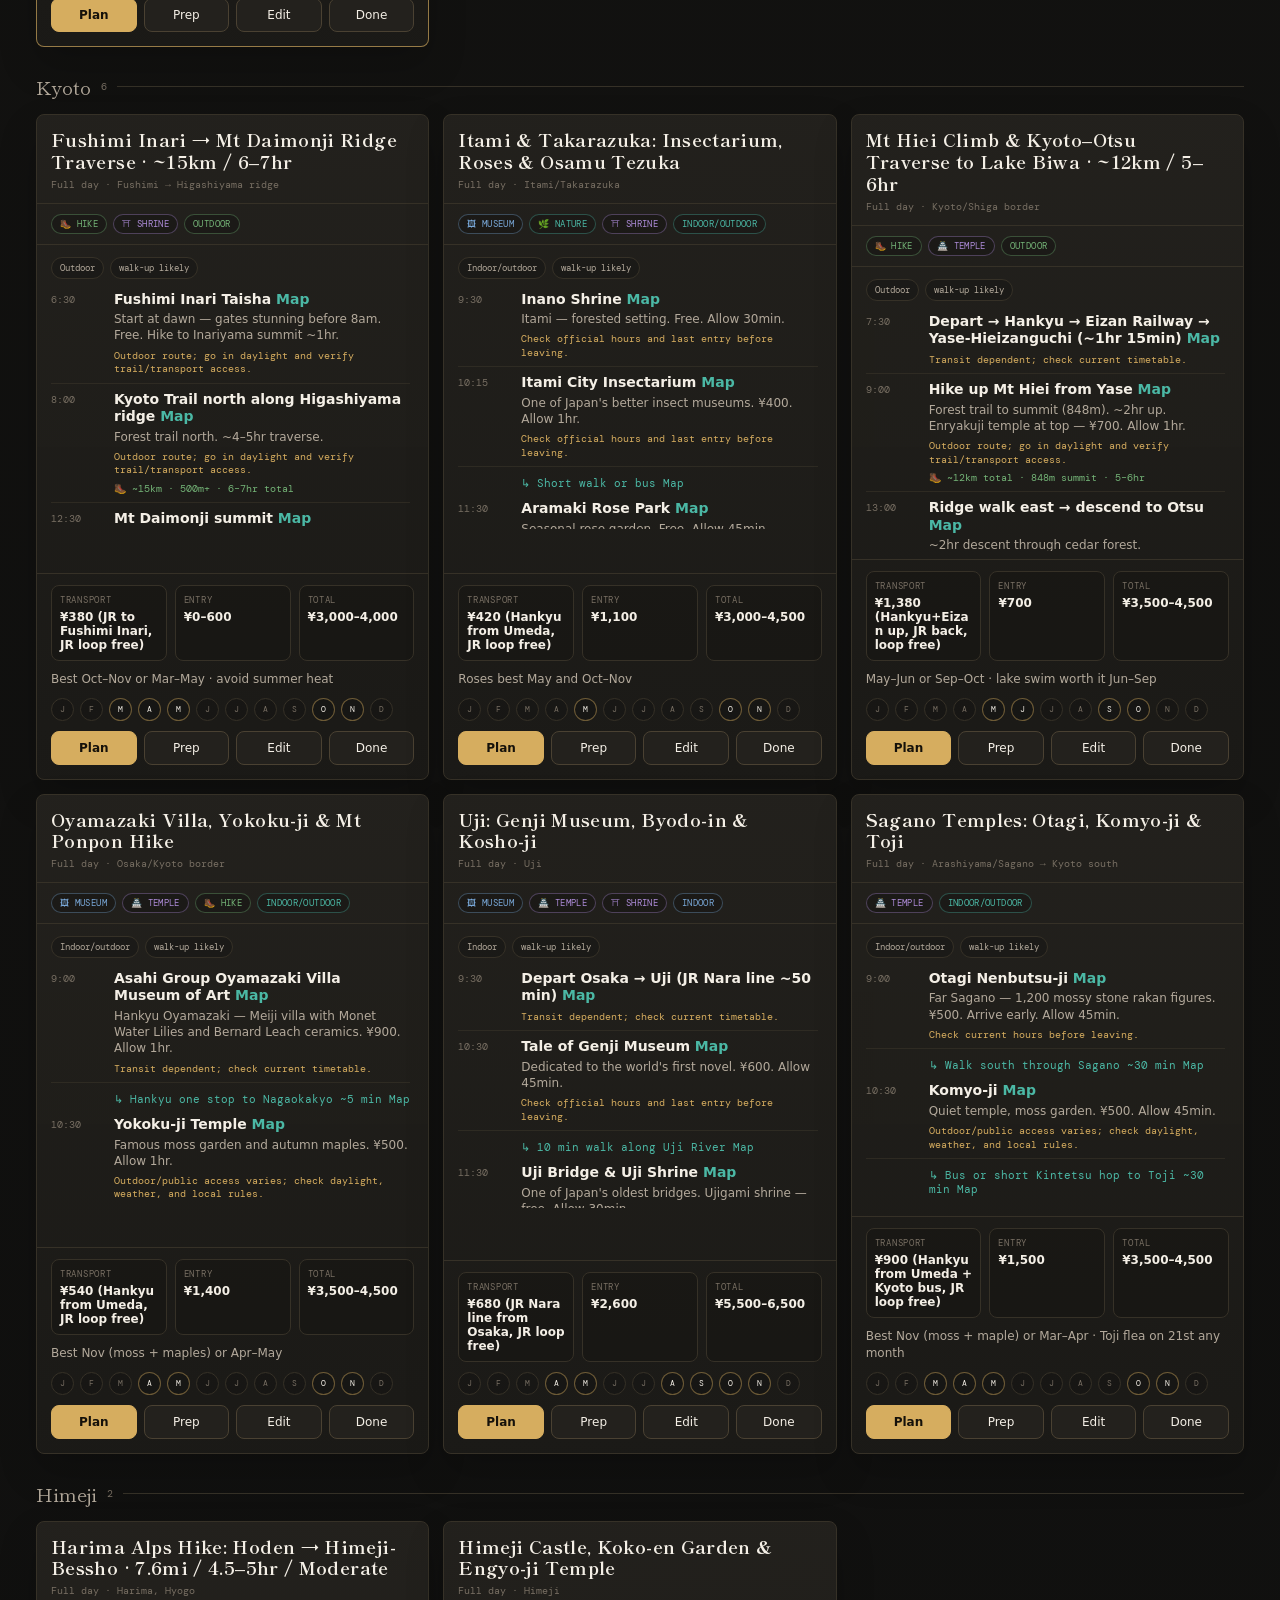
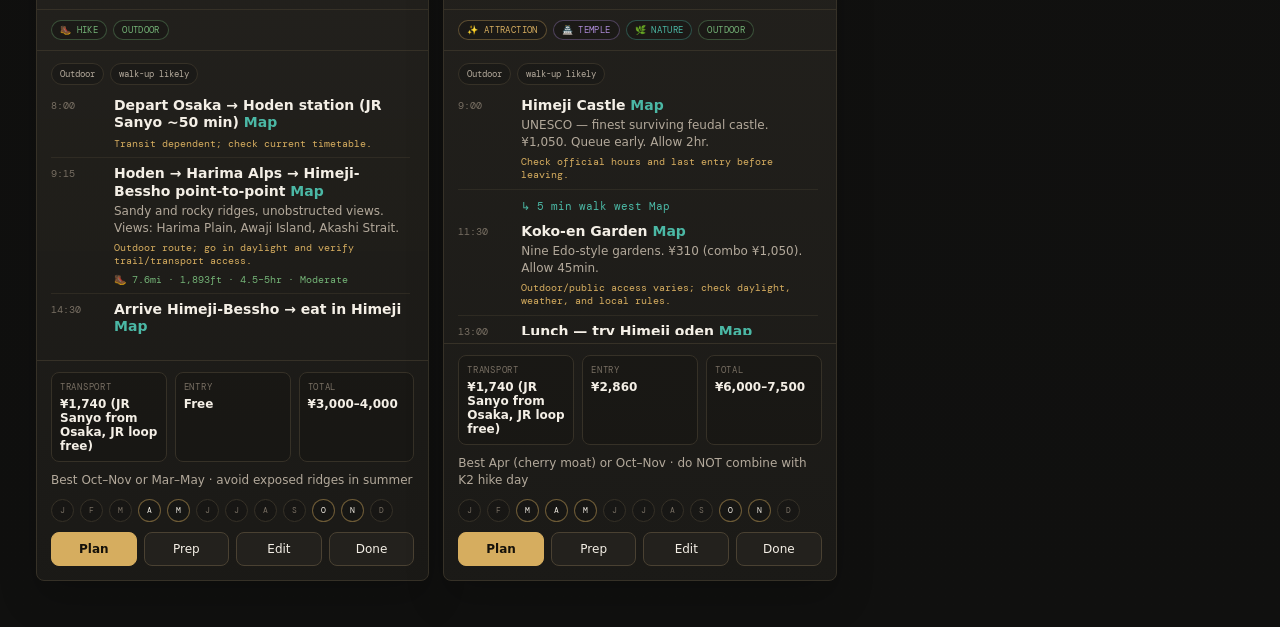
<file: osaka_trips_dashboard.html>
<!doctype html>
<html lang="en">
<head>
  <meta charset="utf-8">
  <meta name="viewport" content="width=device-width, initial-scale=1">
  <title>大阪 Day Trip Planner</title>
  <link rel="preconnect" href="https://fonts.googleapis.com">
  <link rel="preconnect" href="https://fonts.gstatic.com" crossorigin>
  <link href="https://fonts.googleapis.com/css2?family=DM+Mono:wght@300;400;500&family=Outfit:wght@300;400;500;600&family=Shippori+Mincho:wght@500;600;700&display=swap" rel="stylesheet">
  <style>
:root {
  --bg: #10100f;
  --bg-2: #151412;
  --surface: #1b1a17;
  --surface-2: #23211d;
  --surface-3: #2c2923;
  --ink: #f4efe6;
  --muted: #b3a99b;
  --faint: #786f63;
  --line: #363127;
  --line-2: #4a4132;
  --gold: #d6ad5f;
  --gold-2: #a9782f;
  --teal: #4bb8a5;
  --green: #74b477;
  --red: #dc6f67;
  --blue: #79a8d8;
  --violet: #ad8bd8;
  --shadow: rgba(0, 0, 0, .35);
  --radius: 8px;
  color-scheme: dark;
}

* { box-sizing: border-box; }

html {
  scroll-behavior: smooth;
}

body {
  margin: 0;
  min-height: 100vh;
  background:
    radial-gradient(circle at 0 0, rgba(214, 173, 95, .12), transparent 28rem),
    linear-gradient(180deg, #11100e 0%, #151412 38%, #10100f 100%);
  color: var(--ink);
  font-family: Inter, system-ui, -apple-system, BlinkMacSystemFont, "Segoe UI", sans-serif;
  font-size: 14px;
  letter-spacing: 0;
  overflow-x: hidden;
}

button, input, select, textarea {
  font: inherit;
}

button, select, input[type="checkbox"] {
  cursor: pointer;
}

a {
  color: var(--teal);
  text-decoration: none;
}

a:hover {
  text-decoration: underline;
}

.app-shell {
  min-height: 100vh;
}

.hero {
  position: relative;
  display: grid;
  grid-template-columns: minmax(0, 1fr) minmax(250px, 420px);
  gap: 28px;
  min-height: 360px;
  padding: 44px clamp(18px, 4vw, 56px) 30px;
  overflow: hidden;
  border-bottom: 1px solid rgba(214, 173, 95, .2);
  max-width: 100vw;
}

.hero::after {
  content: "";
  position: absolute;
  inset: auto 0 0;
  height: 1px;
  background: linear-gradient(90deg, transparent, rgba(214, 173, 95, .55), transparent);
}

.hero-image {
  position: absolute;
  inset: 0;
  background:
    linear-gradient(90deg, rgba(16, 16, 15, .96) 0%, rgba(16, 16, 15, .78) 38%, rgba(16, 16, 15, .5) 100%),
    linear-gradient(0deg, rgba(16, 16, 15, .88), rgba(16, 16, 15, .12)),
    url("https://images.unsplash.com/photo-1590559899731-a382839e5549?auto=format&fit=crop&w=1800&q=80") center / cover;
  filter: saturate(.9) contrast(1.05);
  transform: scale(1.02);
}

.hero-content, .hero-stats {
  position: relative;
  z-index: 1;
  min-width: 0;
}

.hero-content {
  align-self: end;
  width: 100%;
  max-width: min(850px, 100%);
}

.eyebrow {
  margin: 0 0 10px;
  color: var(--teal);
  font-family: "DM Mono", monospace;
  font-size: 11px;
  letter-spacing: .12em;
  text-transform: uppercase;
}

h1, h2, h3 {
  margin: 0;
}

h1 {
  max-width: 760px;
  font-family: "Shippori Mincho", serif;
  font-size: clamp(42px, 8vw, 92px);
  line-height: .94;
  font-weight: 700;
  color: var(--ink);
}

h2 {
  font-size: 22px;
  line-height: 1.15;
}

h3 {
  font-size: 13px;
  letter-spacing: .02em;
}

.hero-copy {
  max-width: 650px;
  margin: 18px 0 0;
  color: var(--muted);
  font-size: 17px;
  line-height: 1.55;
  overflow-wrap: break-word;
}

.hero-actions {
  display: flex;
  flex-wrap: wrap;
  gap: 10px;
  margin-top: 24px;
}

.hero-stats {
  align-self: end;
  display: grid;
  grid-template-columns: repeat(2, minmax(0, 1fr));
  gap: 10px;
}

.hero-stats div {
  min-height: 96px;
  display: flex;
  flex-direction: column;
  justify-content: flex-end;
  padding: 16px;
  border: 1px solid rgba(214, 173, 95, .2);
  border-radius: var(--radius);
  background: rgba(27, 26, 23, .72);
  backdrop-filter: blur(12px);
}

.hero-stats span {
  font-family: "DM Mono", monospace;
  font-size: 30px;
  line-height: 1;
  color: var(--gold);
}

.hero-stats small {
  margin-top: 7px;
  color: var(--muted);
  font-family: "DM Mono", monospace;
  font-size: 10px;
  letter-spacing: .08em;
  text-transform: uppercase;
}

main {
  padding: 0 clamp(14px, 3vw, 36px) 46px;
  max-width: 100vw;
  overflow-x: hidden;
}

.toolbar {
  position: relative;
  z-index: 20;
  margin: 0 calc(clamp(14px, 3vw, 36px) * -1);
  padding: 14px clamp(14px, 3vw, 36px);
  background: rgba(21, 20, 18, .92);
  border-bottom: 1px solid var(--line);
  backdrop-filter: blur(14px);
}

.search-row {
  display: grid;
  grid-template-columns: minmax(220px, 1fr) minmax(160px, 220px) auto auto auto;
  gap: 10px;
  align-items: end;
}

.search-row > *, .filter-grid > *, .dashboard-band > *, .cards > * {
  min-width: 0;
}

.search-box, .select-box, .form-grid label, .full-label {
  display: grid;
  gap: 6px;
  color: var(--faint);
  font-family: "DM Mono", monospace;
  font-size: 10px;
  letter-spacing: .08em;
  text-transform: uppercase;
}

input, select, textarea {
  width: 100%;
  min-height: 40px;
  border: 1px solid var(--line);
  border-radius: var(--radius);
  background: #151412;
  color: var(--ink);
  padding: 10px 12px;
  outline: none;
  font-family: Inter, system-ui, sans-serif;
  font-size: 13px;
  letter-spacing: 0;
}

textarea {
  resize: vertical;
  min-height: 86px;
  line-height: 1.45;
}

input:focus, select:focus, textarea:focus {
  border-color: var(--gold);
  box-shadow: 0 0 0 3px rgba(214, 173, 95, .12);
}

.btn, .pill, .text-btn, .icon-btn {
  border: 1px solid var(--line-2);
  border-radius: var(--radius);
  color: var(--ink);
  background: var(--surface-2);
  min-height: 40px;
  padding: 9px 13px;
  transition: transform .16s ease, border-color .16s ease, background .16s ease, color .16s ease;
}

.btn:hover, .pill:hover, .icon-btn:hover {
  border-color: var(--gold-2);
  transform: translateY(-1px);
}

.btn.primary, .pill.active {
  background: var(--gold);
  color: #15110a;
  border-color: var(--gold);
  font-weight: 700;
}

.btn.danger {
  color: var(--red);
}

.btn.danger:hover {
  background: rgba(220, 111, 103, .12);
  border-color: var(--red);
}

.btn.small {
  min-height: 32px;
  padding: 5px 10px;
  font-size: 12px;
}

.file-btn {
  position: relative;
  display: inline-flex;
  align-items: center;
  justify-content: center;
}

.file-btn input {
  position: absolute;
  inset: 0;
  opacity: 0;
}

.text-btn {
  min-height: auto;
  padding: 0;
  border: 0;
  background: transparent;
  color: var(--teal);
  font-family: "DM Mono", monospace;
  font-size: 10px;
  letter-spacing: .08em;
  text-transform: uppercase;
}

.icon-btn {
  width: 38px;
  height: 38px;
  min-height: 38px;
  display: inline-grid;
  place-items: center;
  padding: 0;
  font-size: 22px;
  line-height: 1;
}

.filter-grid {
  display: grid;
  grid-template-columns: repeat(4, minmax(0, 1fr));
  gap: 12px;
  margin-top: 12px;
}

.filter-block {
  min-width: 0;
}

.filter-head, .panel-title, .poi-list-head, .stops-head {
  display: flex;
  align-items: center;
  justify-content: space-between;
  gap: 10px;
  margin-bottom: 8px;
}

.filter-head span, .panel-title span, .poi-list-head span {
  color: var(--faint);
  font-family: "DM Mono", monospace;
  font-size: 10px;
  letter-spacing: .1em;
  text-transform: uppercase;
}

.panel-title small, #resultText, #calendarCount {
  color: var(--faint);
  font-family: "DM Mono", monospace;
  font-size: 10px;
}

.pill-row {
  display: flex;
  flex-wrap: wrap;
  gap: 6px;
}

.pill {
  min-height: 30px;
  padding: 5px 10px;
  color: var(--muted);
  font-family: "DM Mono", monospace;
  font-size: 11px;
  white-space: nowrap;
}

.pill.subtle {
  color: var(--faint);
}

.dashboard-band {
  display: grid;
  grid-template-columns: minmax(0, 1.1fr) minmax(300px, .9fr);
  gap: 14px;
  padding: 20px 0 10px;
}

.insight-panel, .timeline-panel {
  min-width: 0;
  padding: 16px;
  border: 1px solid var(--line);
  border-radius: var(--radius);
  background: rgba(27, 26, 23, .72);
}

.recommendations {
  display: grid;
  grid-template-columns: repeat(3, minmax(0, 1fr));
  gap: 10px;
}

.rec {
  min-width: 0;
  border: 1px solid var(--line);
  border-radius: var(--radius);
  background: var(--surface-2);
  padding: 12px;
}

.rec strong {
  display: block;
  color: var(--ink);
  font-size: 13px;
  line-height: 1.25;
}

.rec span {
  display: block;
  margin-top: 7px;
  color: var(--muted);
  font-size: 12px;
  line-height: 1.35;
}

.timeline {
  display: grid;
  gap: 8px;
  max-height: 190px;
  overflow: auto;
  padding-right: 4px;
}

.timeline-item {
  display: grid;
  grid-template-columns: 74px 1fr auto;
  gap: 10px;
  align-items: center;
  padding: 10px;
  border: 1px solid var(--line);
  border-radius: var(--radius);
  background: var(--surface-2);
}

.timeline-date {
  color: var(--gold);
  font-family: "DM Mono", monospace;
  font-size: 11px;
}

.timeline-title {
  min-width: 0;
  overflow: hidden;
  text-overflow: ellipsis;
  white-space: nowrap;
  font-weight: 600;
}

.cards {
  display: grid;
  grid-template-columns: repeat(auto-fill, minmax(330px, 1fr));
  gap: 14px;
  padding-top: 8px;
}

.zone-heading {
  grid-column: 1 / -1;
  display: flex;
  align-items: center;
  gap: 10px;
  margin-top: 12px;
  color: var(--muted);
  font-family: "Shippori Mincho", serif;
  font-size: 19px;
}

.zone-heading::after {
  content: "";
  flex: 1;
  height: 1px;
  background: var(--line);
}

.zone-heading small {
  color: var(--faint);
  font-family: "DM Mono", monospace;
  font-size: 10px;
}

.trip-card {
  position: relative;
  display: grid;
  grid-template-rows: auto auto 1fr auto;
  min-height: 430px;
  border: 1px solid var(--line);
  border-radius: var(--radius);
  background: linear-gradient(180deg, rgba(35, 33, 29, .96), rgba(27, 26, 23, .98));
  overflow: hidden;
  box-shadow: 0 18px 38px rgba(0, 0, 0, .18);
}

.trip-card.must {
  border-color: rgba(214, 173, 95, .65);
}

.trip-card.completed {
  opacity: .62;
}

.trip-card-head {
  display: grid;
  grid-template-columns: minmax(0, 1fr) auto;
  gap: 12px;
  padding: 14px 14px 11px;
  border-bottom: 1px solid var(--line);
}

.trip-title {
  margin: 0;
  color: var(--ink);
  font-family: "Shippori Mincho", serif;
  font-size: 18px;
  line-height: 1.22;
}

.trip-sub {
  margin-top: 5px;
  color: var(--faint);
  font-family: "DM Mono", monospace;
  font-size: 10px;
  line-height: 1.35;
}

.status-stack {
  display: grid;
  gap: 6px;
  justify-items: end;
  align-content: start;
}

.status-chip, .tag, .mini-chip {
  display: inline-flex;
  align-items: center;
  gap: 5px;
  width: max-content;
  max-width: 100%;
  border: 1px solid var(--line);
  border-radius: 999px;
  color: var(--muted);
  background: rgba(16, 16, 15, .3);
  font-family: "DM Mono", monospace;
  font-size: 9px;
  letter-spacing: .04em;
  text-transform: uppercase;
  white-space: nowrap;
}

.status-chip {
  padding: 4px 8px;
}

.status-chip.planned {
  color: var(--green);
  border-color: rgba(116, 180, 119, .45);
}

.status-chip.done {
  color: var(--gold);
  border-color: rgba(214, 173, 95, .45);
}

.status-chip.warn {
  color: var(--red);
  border-color: rgba(220, 111, 103, .45);
}

.trip-tags, .meta-grid, .month-row {
  display: flex;
  flex-wrap: wrap;
  gap: 6px;
}

.trip-tags {
  padding: 10px 14px;
  border-bottom: 1px solid var(--line);
}

.tag {
  padding: 3px 8px;
}

.tag.hike { color: var(--green); border-color: rgba(116, 180, 119, .35); }
.tag.museum, .tag.exhibition { color: var(--blue); border-color: rgba(121, 168, 216, .35); }
.tag.temple, .tag.shrine { color: var(--violet); border-color: rgba(173, 139, 216, .35); }
.tag.nature, .tag.beach, .tag.coast { color: var(--teal); border-color: rgba(75, 184, 165, .35); }
.tag.attraction, .tag.area, .tag.food, .tag.onsen, .tag.train { color: var(--gold); border-color: rgba(214, 173, 95, .35); }
.tag.indoor { color: var(--blue); border-color: rgba(121, 168, 216, .35); }
.tag.outdoor { color: var(--green); border-color: rgba(116, 180, 119, .35); }
.tag.mixed { color: var(--teal); border-color: rgba(75, 184, 165, .35); }

.trip-body {
  padding: 12px 14px 8px;
}

.meta-grid {
  margin-bottom: 12px;
}

.mini-chip {
  padding: 4px 8px;
  text-transform: none;
  letter-spacing: 0;
}

.stop-list {
  display: grid;
  gap: 7px;
  max-height: 238px;
  overflow: auto;
  padding-right: 4px;
}

.stop {
  display: grid;
  grid-template-columns: 54px minmax(0, 1fr);
  gap: 9px;
  padding-bottom: 7px;
  border-bottom: 1px solid rgba(54, 49, 39, .7);
}

.stop:last-child {
  border-bottom: 0;
}

.stop-time {
  color: var(--faint);
  font-family: "DM Mono", monospace;
  font-size: 10px;
  padding-top: 2px;
}

.stop-name {
  font-weight: 700;
  color: var(--ink);
  line-height: 1.25;
}

.stop-note {
  margin-top: 3px;
  color: var(--muted);
  font-size: 12px;
  line-height: 1.35;
}

.stop-hours {
  margin-top: 5px;
  color: var(--gold);
  font-family: "DM Mono", monospace;
  font-size: 10px;
  line-height: 1.35;
}

.transit {
  color: var(--teal);
  font-family: "DM Mono", monospace;
  font-size: 11px;
  padding: 2px 0 3px 63px;
}

.trail {
  display: inline-flex;
  margin-top: 5px;
  color: var(--green);
  font-family: "DM Mono", monospace;
  font-size: 10px;
}

.trip-footer {
  display: grid;
  gap: 10px;
  padding: 11px 14px 14px;
  border-top: 1px solid var(--line);
}

.cost-row {
  display: grid;
  grid-template-columns: repeat(3, minmax(0, 1fr));
  gap: 8px;
}

.cost-row div {
  min-width: 0;
  padding: 8px;
  border: 1px solid var(--line);
  border-radius: var(--radius);
  background: rgba(16, 16, 15, .32);
}

.cost-row span {
  display: block;
  color: var(--faint);
  font-family: "DM Mono", monospace;
  font-size: 9px;
  letter-spacing: .08em;
  text-transform: uppercase;
}

.cost-row strong {
  display: block;
  margin-top: 4px;
  overflow-wrap: anywhere;
  font-size: 12px;
}

.card-actions {
  display: grid;
  grid-template-columns: repeat(4, minmax(0, 1fr));
  gap: 7px;
}

.card-actions .btn {
  min-height: 34px;
  padding: 6px 8px;
  font-size: 12px;
}

.month-row {
  align-items: center;
}

.month-dot {
  width: 23px;
  height: 23px;
  display: inline-grid;
  place-items: center;
  border: 1px solid var(--line);
  border-radius: 50%;
  color: var(--faint);
  background: rgba(16, 16, 15, .3);
  font-family: "DM Mono", monospace;
  font-size: 8px;
}

.month-dot.best {
  color: var(--ink);
  border-color: rgba(214, 173, 95, .45);
}

.month-dot.now {
  background: var(--gold);
  border-color: var(--gold);
  color: #17120b;
  font-weight: 700;
}

.note-line {
  color: var(--muted);
  font-size: 12px;
  line-height: 1.4;
}

.empty-state {
  grid-column: 1 / -1;
  display: grid;
  place-items: center;
  min-height: 240px;
  border: 1px dashed var(--line-2);
  border-radius: var(--radius);
  color: var(--muted);
  text-align: center;
}

.fab {
  position: fixed;
  right: 18px;
  bottom: 18px;
  z-index: 30;
  width: 54px;
  height: 54px;
  display: inline-grid;
  place-items: center;
  padding: 0;
  border: 0;
  border-radius: 50%;
  background: var(--gold);
  color: #15110a;
  font-size: 30px;
  font-weight: 800;
  line-height: 1;
  text-align: center;
  box-shadow: 0 12px 30px rgba(0, 0, 0, .35);
}

.modal {
  width: min(100vw - 28px, 980px);
  border: 0;
  padding: 0;
  background: transparent;
  color: var(--ink);
}

.modal::backdrop {
  background: rgba(0, 0, 0, .72);
  backdrop-filter: blur(8px);
}

.modal-panel {
  width: min(100%, 560px);
  margin: 0 auto;
  border: 1px solid var(--line-2);
  border-radius: var(--radius);
  background: var(--surface);
  box-shadow: 0 30px 80px rgba(0, 0, 0, .42);
  padding: 18px;
  max-height: 88vh;
  overflow: auto;
}

.modal-panel.wide {
  width: min(100%, 980px);
}

.modal-head {
  display: flex;
  align-items: flex-start;
  justify-content: space-between;
  gap: 14px;
  margin-bottom: 18px;
}

.form-grid {
  display: grid;
  grid-template-columns: repeat(2, minmax(0, 1fr));
  gap: 12px;
}

.form-grid.compact {
  grid-template-columns: repeat(2, minmax(0, 1fr));
}

.full-label {
  margin-top: 12px;
}

fieldset {
  margin: 14px 0 0;
  border: 1px solid var(--line);
  border-radius: var(--radius);
  padding: 12px;
}

legend {
  color: var(--faint);
  font-family: "DM Mono", monospace;
  font-size: 10px;
  letter-spacing: .08em;
  text-transform: uppercase;
  padding: 0 6px;
}

.month-checks {
  display: grid;
  grid-template-columns: repeat(12, minmax(0, 1fr));
  gap: 6px;
}

.month-checks label {
  display: grid;
  gap: 5px;
  justify-items: center;
  color: var(--muted);
  font-family: "DM Mono", monospace;
  font-size: 9px;
}

.month-checks input {
  width: 17px;
  min-height: 17px;
}

.stops-head {
  margin-top: 16px;
}

.stops-editor {
  display: grid;
  gap: 8px;
}

.stop-edit-row {
  display: grid;
  grid-template-columns: 74px minmax(150px, 1fr) minmax(180px, 1.2fr) minmax(150px, .8fr) minmax(180px, 1fr) auto;
  gap: 7px;
  align-items: start;
}

.stop-edit-row input {
  min-height: 36px;
  padding: 8px 9px;
}

.check-label {
  align-content: end;
  grid-template-columns: 18px 1fr;
  gap: 8px;
  min-height: 40px;
  color: var(--ink);
  font-family: Inter, system-ui, sans-serif;
  font-size: 13px;
  letter-spacing: 0;
  text-transform: none;
}

.check-label input {
  width: 17px;
  min-height: 17px;
  align-self: center;
}

.form-help {
  margin: 10px 0 0;
  color: var(--faint);
  font-size: 12px;
  line-height: 1.4;
}

.modal-actions {
  display: flex;
  justify-content: flex-end;
  gap: 8px;
  margin-top: 16px;
}

.modal-actions.split {
  justify-content: space-between;
}

.modal-actions.split > div {
  display: flex;
  gap: 8px;
}

.poi-layout {
  display: grid;
  grid-template-columns: minmax(0, .9fr) minmax(300px, 1.1fr);
  gap: 18px;
}

.poi-list {
  display: grid;
  gap: 8px;
  max-height: 470px;
  overflow: auto;
  padding-right: 4px;
}

.poi-item {
  display: grid;
  grid-template-columns: auto 1fr auto;
  gap: 9px;
  align-items: start;
  padding: 10px;
  border: 1px solid var(--line);
  border-radius: var(--radius);
  background: var(--surface-2);
}

.poi-item input {
  width: 17px;
  min-height: 17px;
  margin-top: 2px;
}

.poi-name {
  font-weight: 700;
}

.poi-meta {
  margin-top: 4px;
  color: var(--muted);
  font-size: 12px;
  line-height: 1.4;
}

.detail-panel h2 {
  font-family: "Shippori Mincho", serif;
  font-size: clamp(24px, 4vw, 40px);
}

.detail-grid {
  display: grid;
  grid-template-columns: minmax(0, 1.15fr) minmax(280px, .85fr);
  gap: 16px;
}

.detail-section {
  border-top: 1px solid var(--line);
  padding-top: 12px;
  margin-top: 12px;
}

.prep-list {
  display: grid;
  gap: 8px;
}

.prep-item {
  display: grid;
  grid-template-columns: 18px 1fr;
  gap: 8px;
  color: var(--muted);
  line-height: 1.35;
}

.prep-item::before {
  content: "";
  width: 15px;
  height: 15px;
  margin-top: 2px;
  border-radius: 4px;
  border: 1px solid var(--line-2);
  background: rgba(16, 16, 15, .35);
}

.toast {
  position: fixed;
  left: 50%;
  bottom: 20px;
  z-index: 80;
  transform: translate(-50%, 20px);
  opacity: 0;
  pointer-events: none;
  max-width: min(520px, calc(100vw - 28px));
  padding: 11px 14px;
  border: 1px solid rgba(214, 173, 95, .5);
  border-radius: var(--radius);
  background: rgba(27, 26, 23, .96);
  color: var(--ink);
  box-shadow: 0 18px 40px var(--shadow);
  transition: opacity .18s ease, transform .18s ease;
}

.toast.show {
  opacity: 1;
  transform: translate(-50%, 0);
}

@media (max-width: 1080px) {
  .hero {
    grid-template-columns: 1fr;
  }

  .hero-stats {
    grid-template-columns: repeat(4, minmax(0, 1fr));
  }

  .search-row {
    grid-template-columns: minmax(220px, 1fr) minmax(160px, 220px) repeat(3, auto);
  }

  .filter-grid {
    grid-template-columns: repeat(2, minmax(0, 1fr));
  }

  .dashboard-band {
    grid-template-columns: 1fr;
  }
}

@media (max-width: 780px) {
  .hero {
    min-height: 520px;
    padding: 34px 16px 22px;
    overflow: hidden;
  }

  .hero-image {
    background:
      linear-gradient(180deg, rgba(16, 16, 15, .52), rgba(16, 16, 15, .98) 72%),
      url("https://images.unsplash.com/photo-1590559899731-a382839e5549?auto=format&fit=crop&w=1100&q=80") center / cover;
  }

  .hero-stats {
    grid-template-columns: repeat(2, minmax(0, 1fr));
  }

  .toolbar {
    position: static;
  }

  .search-row, .filter-grid, .recommendations, .form-grid, .poi-layout, .detail-grid {
    grid-template-columns: 1fr;
  }

  .hero-copy {
    width: min(100%, 340px);
    max-width: 340px;
    font-size: 16px;
  }

  .hero-content {
    max-width: 340px;
  }

  .cards {
    grid-template-columns: 1fr;
  }

  .trip-card {
    min-height: auto;
  }

  .stop-list {
    max-height: none;
  }

  .cost-row, .card-actions {
    grid-template-columns: repeat(2, minmax(0, 1fr));
  }

  .month-checks {
    grid-template-columns: repeat(6, minmax(0, 1fr));
  }

  .stop-edit-row {
    grid-template-columns: 1fr;
  }

  .modal-actions.split, .modal-actions.split > div {
    display: grid;
    grid-template-columns: 1fr;
    width: 100%;
  }

  .modal-actions {
    display: grid;
    grid-template-columns: 1fr;
  }
}

@media (max-width: 440px) {
  body {
    font-size: 13px;
  }

  .hero-stats div {
    min-height: 82px;
    padding: 12px;
  }

  .hero-stats span {
    font-size: 24px;
  }

  .trip-card-head, .timeline-item {
    grid-template-columns: 1fr;
  }

  .status-stack {
    justify-items: start;
  }

  .card-actions, .cost-row {
    grid-template-columns: 1fr;
  }

  .fab {
    width: 48px;
    height: 48px;
  }
}


/* ── ORIGINAL HEADER OVERRIDES ── */
.hero {
  grid-template-columns: minmax(0,1fr) minmax(250px,440px);
  border-bottom: 1px solid rgba(214,173,95,.2);
}
.hero-image {
  background:
    linear-gradient(90deg,rgba(16,16,15,.97) 0%,rgba(16,16,15,.8) 40%,rgba(16,16,15,.52) 100%),
    linear-gradient(0deg,rgba(16,16,15,.9),rgba(16,16,15,.1)),
    url("https://images.unsplash.com/photo-1590559899731-a382839e5549?auto=format&fit=crop&w=1800&q=80") center/cover;
}
.hero-eyebrow {
  margin: 0 0 12px;
  color: var(--teal);
  font-family: "DM Mono", monospace;
  font-size: 11px;
  letter-spacing: .14em;
  text-transform: uppercase;
}
h1.hero-title {
  font-family: "Shippori Mincho", serif;
  font-size: clamp(2.2rem, 6vw, 3.6rem);
  font-weight: 600;
  color: var(--gold);
  line-height: 1.1;
  letter-spacing: .02em;
  margin: 0;
}
.hero-sub {
  margin: 6px 0 0;
  color: var(--faint);
  font-family: "DM Mono", monospace;
  font-size: 11px;
  letter-spacing: .1em;
  text-transform: uppercase;
}
.hero-actions { margin-top: 20px; }
.hero-stats div { background: rgba(21,20,18,.85); }
  </style>
</head>
<body>
  <div class="app-shell">
    <header class="hero">
      <div class="hero-image" aria-hidden="true"></div>
      <div class="hero-content">
        <p class="hero-eyebrow">Osaka base · Kansai &amp; beyond</p>
        <h1 class="hero-title">大阪 Day Trip Planner</h1>
        <p class="hero-sub">One day per weekend · JR loop pass from Momodani</p>
        <div class="hero-actions">
          <button class="btn primary" data-action="quick" data-quick="bestNow">Best now</button>
        </div>
      </div>
      <section class="hero-stats" aria-label="Trip stats">
        <div><span id="stat-total">0</span><small>Total ideas</small></div>
        <div><span id="stat-planned">0</span><small>Soft booked</small></div>
        <div><span id="stat-done">0</span><small>Completed</small></div>
        <div><span id="stat-left">0</span><small>Remaining</small></div>
      </section>
    </header>

    <main>
      <section class="toolbar" aria-label="Planner controls">
        <div class="search-row">
          <label class="search-box">
            <span>Search</span>
            <input id="searchInput" type="search" autocomplete="off" placeholder="place, station, hike, ticket, month...">
          </label>
          <label class="select-box">
            <span>Sort</span>
            <select id="sortSelect">
              <option value="smart">Smart order</option>
              <option value="priority">Priority: 1 first</option>
              <option value="costLow">Cost low to high</option>
              <option value="costHigh">Cost high to low</option>
              <option value="duration">Trip length</option>
              <option value="zone">Zone</option>
            </select>
          </label>
          <button class="btn primary" data-action="open-day">Add day</button>
          <button class="btn" data-action="export">Export</button>
          <label class="btn file-btn">Import<input id="importInput" type="file" accept="application/json,.json"></label>
        </div>

        <div class="filter-block">
          <div class="filter-head">
            <span>Month</span>
            <button class="text-btn" data-action="clear-filters">Clear filters</button>
          </div>
          <div class="pill-row" id="monthPills"></div>
        </div>
        <div class="filter-grid">
          <div class="filter-block">
            <div class="filter-head"><span>Zone</span></div>
            <div class="pill-row" id="zonePills"></div>
          </div>
          <div class="filter-block">
            <div class="filter-head"><span>Type</span></div>
            <div class="pill-row" id="tagPills"></div>
          </div>
          <div class="filter-block">
            <div class="filter-head"><span>Status</span></div>
            <div class="pill-row" id="statusPills"></div>
          </div>
          <div class="filter-block">
            <div class="filter-head"><span>Indoor / Outdoor</span></div>
            <div class="pill-row" id="environmentPills"></div>
          </div>
          <div class="filter-block">
            <div class="filter-head"><span>Layout</span></div>
            <div class="pill-row" id="viewPills"></div>
          </div>
        </div>
      </section>

      <section class="dashboard-band">
        <div class="insight-panel">
          <div class="panel-title">
            <span>Suggested next trips</span>
            <small id="resultText"></small>
          </div>
          <div class="recommendations" id="recommendations"></div>
        </div>
        <div class="timeline-panel">
          <div class="panel-title">
            <span>Soft-booked calendar</span>
            <small id="calendarCount"></small>
          </div>
          <div class="timeline" id="timeline"></div>
        </div>
      </section>

      <section class="cards" id="cards" aria-live="polite"></section>
    </main>

    <button class="btn" style="position:fixed;right:18px;bottom:80px;z-index:30;padding:10px 16px;font-size:13px;border-radius:8px;background:var(--surface-2);border-color:var(--teal);color:var(--teal);" data-action="open-poi">POI bucket</button>
  </div>

  <button class="fab" data-action="open-day" aria-label="Add day">+</button>

  <dialog class="modal" id="dayDialog">
    <form method="dialog" class="modal-panel wide" id="dayForm">
      <div class="modal-head">
        <div>
          <p class="eyebrow">Day plan</p>
          <h2 id="dayDialogTitle">Add day plan</h2>
        </div>
        <button type="button" class="icon-btn" data-action="close-day" aria-label="Close">×</button>
      </div>
      <input type="hidden" id="dayId">
      <div class="form-grid">
        <label>Title<input id="dayTitle" required placeholder="Namba walk and Dotonbori"></label>
        <label>Zone<input id="dayZone" required placeholder="Osaka"></label>
        <label>Duration<input id="dayDuration" placeholder="Full day"></label>
        <label>Tags<input id="dayTags" placeholder="museum, temple, nature"></label>
        <label>Transport estimate<input id="dayTransport" placeholder="¥1,200"></label>
        <label>Entry estimate<input id="dayFees" placeholder="¥2,000"></label>
        <label>Total estimate<input id="dayTotal" placeholder="¥4,000-5,000"></label>
        <label>Priority
          <select id="dayPriority">
            <option value="1">1 - highest</option><option value="2">2</option><option value="3">3</option>
            <option value="4">4</option><option value="5">5</option><option value="6">6</option>
            <option value="7">7</option><option value="8">8</option><option value="9">9</option>
            <option value="10">10 - lowest</option>
          </select>
        </label>
        <label>Indoor/outdoor
          <select id="dayEnvironment">
            <option value="indoor">Indoor</option>
            <option value="outdoor">Outdoor</option>
            <option value="mixed">Mixed</option>
          </select>
        </label>
        <label>Tickets / reservations<input id="dayReservation" placeholder="walk-up likely, book ahead..."></label>
        <label class="check-label"><input id="dayReservationRequired" type="checkbox"> Reservation required</label>
        <label>Hours<input id="dayHours" placeholder="Verify official hours before leaving"></label>
        <label>Closed days / risk<input id="dayClosed" placeholder="Check closed days and last entry"></label>
      </div>
      <fieldset>
        <legend>Best months</legend>
        <div class="month-checks" id="dayMonths"></div>
      </fieldset>
      <label class="full-label">Notes<textarea id="dayNote" rows="3" placeholder="Seasonal tips, links, why this matters..."></textarea></label>
      <div class="stops-head">
        <h3>Stops</h3>
        <button type="button" class="btn small" data-action="add-stop">Add stop</button>
      </div>
      <div class="stops-editor" id="stopsEditor"></div>
      <p class="form-help">Each stop stores opening hours and a maps link. Leave maps blank to auto-generate a Google Maps search.</p>
      <div class="modal-actions split">
        <button type="button" class="btn danger" data-action="delete-day" id="deleteDayBtn">Delete</button>
        <div>
          <button type="button" class="btn" data-action="close-day">Cancel</button>
          <button class="btn primary" value="default" type="submit">Save plan</button>
        </div>
      </div>
    </form>
  </dialog>

  <dialog class="modal" id="planDialog">
    <form method="dialog" class="modal-panel" id="planForm">
      <div class="modal-head">
        <div>
          <p class="eyebrow">Soft book</p>
          <h2 id="planTitle">Choose a date window</h2>
        </div>
        <button type="button" class="icon-btn" data-action="close-plan" aria-label="Close">×</button>
      </div>
      <div class="form-grid compact">
        <label>Month<select id="planMonth"></select></label>
        <label>Year<select id="planYear"></select></label>
      </div>
      <label class="full-label">Trip note<input id="planNote" placeholder="weekday, friends, ticket drop, weather trigger..."></label>
      <div class="modal-actions">
        <button type="button" class="btn" data-action="close-plan">Cancel</button>
        <button class="btn primary" value="default" type="submit">Soft book</button>
      </div>
    </form>
  </dialog>

  <dialog class="modal" id="poiDialog">
    <form method="dialog" class="modal-panel wide" id="poiForm">
      <div class="modal-head">
        <div>
          <p class="eyebrow">Capture loose ideas</p>
          <h2>POI Bucket</h2>
        </div>
        <button type="button" class="icon-btn" data-action="close-poi" aria-label="Close">×</button>
      </div>
      <div class="poi-layout">
        <section>
          <div class="form-grid">
            <label>Name<input id="poiName" placeholder="Kamigawa Gallery"></label>
            <label>Type
              <select id="poiType">
                <option>museum</option><option>hike</option><option>temple</option><option>shrine</option>
                <option>nature</option><option>food</option><option>onsen</option><option>area</option><option>attraction</option>
              </select>
            </label>
            <label>Zone / area<input id="poiZone" placeholder="Osaka, Kyoto, Nara..."></label>
            <label>Indoor / Outdoor
              <select id="poiEnvironment">
                <option value="indoor">Indoor</option>
                <option value="outdoor">Outdoor</option>
                <option value="mixed">Mixed</option>
              </select>
            </label>
            <label>Maps link<input id="poiMaps" placeholder="https://maps.google.com/..."></label>
          </div>
          <label class="full-label">Notes<textarea id="poiNotes" rows="3" placeholder="hours, entry fee, why you saved it..."></textarea></label>
          <div class="modal-actions">
            <button type="button" class="btn" data-action="clear-poi">Clear</button>
            <button type="button" class="btn primary" data-action="save-poi">Save POI</button>
          </div>
        </section>
        <section>
          <div class="poi-list-head">
            <span id="poiCount">Saved POIs</span>
            <button type="button" class="btn small" data-action="build-from-pois" id="buildFromPoiBtn">Build day</button>
          </div>
          <div class="poi-list" id="poiList"></div>
        </section>
      </div>
    </form>
  </dialog>

  <dialog class="modal" id="detailDialog">
    <div class="modal-panel wide detail-panel">
      <div class="modal-head">
        <div>
          <p class="eyebrow" id="detailMeta">Trip detail</p>
          <h2 id="detailTitle"></h2>
        </div>
        <button class="icon-btn" data-action="close-detail" aria-label="Close">×</button>
      </div>
      <div id="detailBody"></div>
    </div>
  </dialog>

  <div class="toast" id="toast" role="status" aria-live="polite"></div>

  <script>
const BUILT_IN_DAYS = [
  {
    "id": "O1",
    "zone": "Osaka",
    "title": "Nakanoshima Museum Row",
    "sub": "Full day · Nakanoshima / Chuo-ku",
    "tags": [
      "museum"
    ],
    "months": [
      1,
      2,
      3,
      4,
      5,
      6,
      9,
      10,
      11,
      12
    ],
    "stops": [
      {
        "t": "9:30",
        "n": "National Museum of Art (NMAO)",
        "d": "Underground rotating programme. ¥430 permanent + special extra. Allow 1.5hr.",
        "environment": "indoor",
        "hours": "Check official hours and last entry before leaving.",
        "maps": "https://www.google.com/maps/search/?api=1&query=National%20Museum%20of%20Art%20Japan",
        "reservationRequired": false
      },
      {
        "t": "→",
        "transit": true,
        "d": "5 min walk east along river",
        "environment": "outdoor",
        "hours": "Outdoor/public access varies; check daylight, weather, and local rules.",
        "maps": "https://www.google.com/maps/search/?api=1&query=5%20min%20walk%20east%20along%20river%20Japan",
        "reservationRequired": false
      },
      {
        "t": "11:15",
        "n": "Museum of Oriental Ceramics",
        "d": "National Treasures East Asian ceramics. ¥500. Allow 1.5hr.",
        "environment": "indoor",
        "hours": "Check official hours and last entry before leaving.",
        "maps": "https://www.google.com/maps/search/?api=1&query=Museum%20of%20Oriental%20Ceramics%20Japan",
        "reservationRequired": false
      },
      {
        "t": "13:00",
        "n": "Lunch — Nakanoshima riverside",
        "d": "Riverside cafes or convenience store on the island.",
        "environment": "indoor",
        "hours": "Meal stop; check chosen restaurant hours.",
        "maps": "https://www.google.com/maps/search/?api=1&query=Lunch%20%E2%80%94%20Nakanoshima%20riverside%20Japan",
        "reservationRequired": false
      },
      {
        "t": "14:00",
        "n": "Yuki Museum of Art",
        "d": "Tea ceremony art and calligraphy. ¥700. Allow 45min.",
        "environment": "indoor",
        "hours": "Check official hours and last entry before leaving.",
        "maps": "https://www.google.com/maps/search/?api=1&query=Yuki%20Museum%20of%20Art%20Japan",
        "reservationRequired": false
      },
      {
        "t": "15:15",
        "n": "LADS Gallery",
        "d": "Contemporary Japanese art. Usually free. Allow 45min.",
        "environment": "indoor",
        "hours": "Check official hours and last entry before leaving.",
        "maps": "https://www.google.com/maps/search/?api=1&query=LADS%20Gallery%20Japan",
        "reservationRequired": false
      },
      {
        "t": "opt.",
        "n": "Nakanoshima Kosetsu Museum",
        "d": "Festival Tower West — optional add. ¥1,200.",
        "environment": "indoor",
        "hours": "Check official hours and last entry before leaving.",
        "maps": "https://www.google.com/maps/search/?api=1&query=Nakanoshima%20Kosetsu%20Museum%20Japan",
        "reservationRequired": false
      }
    ],
    "transport": "¥240",
    "fees": "¥1,630–3,830",
    "total": "¥3,000–6,000",
    "note": "Avoid major holiday weekends",
    "priority": 4,
    "difficulty": "easy",
    "rain": "rain-friendly",
    "reservation": "walk-up likely",
    "hours": "See stop-level hours. Verify official hours before leaving.",
    "closed": "Check closed days and last entry",
    "source": "original-dashboard",
    "costFloor": 0,
    "environment": "indoor",
    "reservationRequired": false
  },
  {
    "id": "O2",
    "zone": "Osaka",
    "title": "Osaka Gallery Day",
    "sub": "Full day · Minami-horie → Namba → Umeda",
    "tags": [
      "museum"
    ],
    "months": [
      7
    ],
    "stops": [
      {
        "t": "10:00",
        "n": "Sanyo Museum of Art",
        "d": "Confirm current exhibition. ¥1,200 est. Allow 1.5hr.",
        "environment": "indoor",
        "hours": "Transit dependent; check current timetable.",
        "maps": "https://www.google.com/maps/search/?api=1&query=Sanyo%20Museum%20of%20Art%20Japan",
        "reservationRequired": false
      },
      {
        "t": "→",
        "transit": true,
        "d": "Metro to Shinsaibashi — 10 min",
        "environment": "indoor",
        "hours": "Transit dependent; check current timetable.",
        "maps": "https://www.google.com/maps/search/?api=1&query=Metro%20to%20Shinsaibashi%20%E2%80%94%2010%20min%20Japan",
        "reservationRequired": false
      },
      {
        "t": "11:45",
        "n": "Tezukayama Gallery",
        "d": "Contemporary Japanese art, Minami-horie. Usually free.",
        "environment": "indoor",
        "hours": "Check official hours and last entry before leaving.",
        "maps": "https://www.google.com/maps/search/?api=1&query=Tezukayama%20Gallery%20Japan",
        "reservationRequired": false
      },
      {
        "t": "13:00",
        "n": "Lunch in Minami-horie",
        "d": "Good cafe strip — not tourist-heavy.",
        "environment": "indoor",
        "hours": "Meal stop; check chosen restaurant hours.",
        "maps": "https://www.google.com/maps/search/?api=1&query=Lunch%20in%20Minami-horie%20Japan",
        "reservationRequired": false
      },
      {
        "t": "14:30",
        "n": "Kamigata Ukiyoe Museum",
        "d": "Namba — Osaka woodblock prints, Kabuki focus. ¥500. Allow 45min.",
        "environment": "indoor",
        "hours": "Check official hours and last entry before leaving.",
        "maps": "https://www.google.com/maps/search/?api=1&query=Kamigata%20Ukiyoe%20Museum%20Japan",
        "reservationRequired": false
      },
      {
        "t": "16:00",
        "n": "Koji Kinutani Tenku Art Museum",
        "d": "27F Umeda Sky Building — VR + sunset views. ¥1,500. Allow 1hr.",
        "environment": "indoor",
        "hours": "Check official hours and last entry before leaving.",
        "maps": "https://www.google.com/maps/search/?api=1&query=Koji%20Kinutani%20Tenku%20Art%20Museum%20Japan",
        "reservationRequired": false
      }
    ],
    "transport": "¥400",
    "fees": "¥3,200",
    "total": "¥5,000–6,000",
    "note": "Best July",
    "priority": 2,
    "difficulty": "easy",
    "rain": "rain-friendly",
    "reservation": "walk-up likely",
    "hours": "See stop-level hours. Verify official hours before leaving.",
    "closed": "Check closed days and last entry",
    "source": "original-dashboard",
    "costFloor": 0,
    "environment": "indoor",
    "reservationRequired": false
  },
  {
    "id": "O3",
    "zone": "Osaka",
    "title": "Sakai Walk: Mucha, Bikes & Ohama Park",
    "sub": "Full day · Walk from home → Sakai",
    "tags": [
      "museum",
      "nature"
    ],
    "months": [
      3,
      4,
      5,
      10,
      11
    ],
    "stops": [
      {
        "t": "8:00",
        "n": "Walk from Momodani → Sakai",
        "d": "~2.5hr walk south. Pack water and snacks.",
        "environment": "outdoor",
        "hours": "Outdoor route; go in daylight and verify trail/transport access.",
        "maps": "https://www.google.com/maps/search/?api=1&query=Walk%20from%20Momodani%20%E2%86%92%20Sakai%20Japan",
        "reservationRequired": false
      },
      {
        "t": "10:30",
        "n": "Coffee break in Sakai",
        "d": "",
        "environment": "indoor",
        "hours": "Meal stop; check chosen restaurant hours.",
        "maps": "https://www.google.com/maps/search/?api=1&query=Coffee%20break%20in%20Sakai%20Japan",
        "reservationRequired": false
      },
      {
        "t": "11:00",
        "n": "Sakai Alphonse Mucha Museum",
        "d": "One of the world's largest Mucha collections. ¥900. Allow 1.5hr.",
        "environment": "indoor",
        "hours": "Check official hours and last entry before leaving.",
        "maps": "https://www.google.com/maps/search/?api=1&query=Sakai%20Alphonse%20Mucha%20Museum%20Japan",
        "reservationRequired": false
      },
      {
        "t": "12:30",
        "n": "Lunch in Sakai",
        "d": "Knife-making capital — good local food near the old merchant streets.",
        "environment": "indoor",
        "hours": "Meal stop; check chosen restaurant hours.",
        "maps": "https://www.google.com/maps/search/?api=1&query=Lunch%20in%20Sakai%20Japan",
        "reservationRequired": false
      },
      {
        "t": "14:00",
        "n": "Shimano Bicycle Museum",
        "d": "History of cycling and Shimano components. ¥500. Allow 1hr.",
        "environment": "indoor",
        "hours": "Outdoor route; go in daylight and verify trail/transport access.",
        "maps": "https://www.google.com/maps/search/?api=1&query=Shimano%20Bicycle%20Museum%20Japan",
        "reservationRequired": false
      },
      {
        "t": "15:30",
        "n": "Ohama Park & seafront",
        "d": "Coastal park on Osaka Bay. Free.",
        "environment": "outdoor",
        "hours": "Outdoor/public access varies; check daylight, weather, and local rules.",
        "maps": "https://www.google.com/maps/search/?api=1&query=Ohama%20Park%20%26%20seafront%20Japan",
        "reservationRequired": false
      },
      {
        "t": "17:00",
        "n": "Return by Nankai line",
        "d": "~30 min to Namba.",
        "environment": "mixed",
        "hours": "Transit dependent; check current timetable.",
        "maps": "https://www.google.com/maps/search/?api=1&query=by%20Nankai%20line%20Japan",
        "reservationRequired": false
      }
    ],
    "transport": "¥260 (Nankai return from Sakai)",
    "fees": "¥1,400",
    "total": "¥3,000–4,500",
    "note": "Best Oct–Nov or Mar–Apr (comfortable walking weather)",
    "priority": 2,
    "difficulty": "easy",
    "rain": "rain-friendly",
    "reservation": "walk-up likely",
    "hours": "See stop-level hours. Verify official hours before leaving.",
    "closed": "Check closed days and last entry",
    "source": "original-dashboard",
    "costFloor": 0,
    "environment": "mixed",
    "reservationRequired": false
  },
  {
    "id": "O4",
    "zone": "Osaka",
    "title": "Folk Craft & Ikeda: Mingei, Itsuo & Shubodai Sunset",
    "sub": "Full day · Expo Park → Ikeda",
    "tags": [
      "museum",
      "hike"
    ],
    "months": [
      3,
      4,
      9,
      10,
      11
    ],
    "stops": [
      {
        "t": "10:00",
        "n": "Japan Folk Crafts Museum (Mingei-kan)",
        "d": "Expo '70 Park — everyday objects by anonymous artisans. ¥800. Allow 1.5hr.",
        "environment": "indoor",
        "hours": "Outdoor/public access varies; check daylight, weather, and local rules.",
        "maps": "https://www.google.com/maps/search/?api=1&query=Japan%20Folk%20Crafts%20Museum%20Japan",
        "reservationRequired": false
      },
      {
        "t": "→",
        "transit": true,
        "d": "Monorail → Hankyu to Ikeda ~25 min",
        "environment": "mixed",
        "hours": "Transit dependent; check current timetable.",
        "maps": "https://www.google.com/maps/search/?api=1&query=Monorail%20%E2%86%92%20Hankyu%20to%20Ikeda%20~25%20min%20Japan",
        "reservationRequired": false
      },
      {
        "t": "13:00",
        "n": "Lunch at Azuma — Sasame Udon",
        "d": "Historic thick starchy broth udon. ~10 min from station.",
        "environment": "indoor",
        "hours": "Transit dependent; check current timetable.",
        "maps": "https://www.google.com/maps/search/?api=1&query=Lunch%20at%20Azuma%20%E2%80%94%20Sasame%20Udon%20Japan",
        "reservationRequired": false
      },
      {
        "t": "14:00",
        "n": "Itsuo Museum",
        "d": "Hankyu founder's collection — ceramics and tea art. ¥1,200. Open until 5pm.",
        "environment": "indoor",
        "hours": "Transit dependent; check current timetable.",
        "maps": "https://www.google.com/maps/search/?api=1&query=Itsuo%20Museum%20Japan",
        "reservationRequired": false
      },
      {
        "t": "15:15",
        "n": "Ikeda Castle Ruins Park",
        "d": "Gardens and small tower. Free. Allow 30min.",
        "environment": "outdoor",
        "hours": "Outdoor/public access varies; check daylight, weather, and local rules.",
        "maps": "https://www.google.com/maps/search/?api=1&query=Ikeda%20Castle%20Ruins%20Park%20Japan",
        "reservationRequired": false
      },
      {
        "t": "16:00",
        "n": "Shubodai Hike — Daimonji Course",
        "d": "15–20 min steep climb from castle. Summit overlooks Harp Bridge and Itami Airport runways.",
        "environment": "outdoor",
        "hours": "Outdoor route; go in daylight and verify trail/transport access.",
        "maps": "https://www.google.com/maps/search/?api=1&query=Shubodai%20Hike%20%E2%80%94%20Daimonji%20Course%20Japan",
        "reservationRequired": false
      },
      {
        "t": "17:15",
        "n": "Sunset at Shubodai Observatory",
        "d": "Golden hour views over the Hanshin industrial plain.",
        "environment": "outdoor",
        "hours": "Outdoor/public access varies; check daylight, weather, and local rules.",
        "maps": "https://www.google.com/maps/search/?api=1&query=Sunset%20at%20Shubodai%20Observatory%20Japan",
        "reservationRequired": false
      },
      {
        "t": "18:30",
        "n": "Descend & return to Momodani",
        "d": "Bring phone torch. Hankyu → JR loop ~40 min home.",
        "environment": "mixed",
        "hours": "Transit dependent; check current timetable.",
        "maps": "https://www.google.com/maps/search/?api=1&query=Descend%20%26%20return%20to%20Momodani%20Japan",
        "reservationRequired": false
      }
    ],
    "transport": "¥560 (Hankyu Umeda→Ikeda return, JR Loop free)",
    "fees": "¥2,000",
    "total": "¥4,000–5,000",
    "note": "Best Sep–Nov or Mar–Apr · sunset views best Sep–Oct",
    "priority": 4,
    "difficulty": "moderate",
    "rain": "rain-friendly",
    "reservation": "walk-up likely",
    "hours": "See stop-level hours. Verify official hours before leaving.",
    "closed": "Check closed days and last entry",
    "source": "original-dashboard",
    "costFloor": 0,
    "environment": "mixed",
    "reservationRequired": false
  },
  {
    "id": "O5",
    "zone": "Osaka",
    "title": "Sumiyoshi at Dawn & Nakazakicho",
    "sub": "Half day (dawn start) · South → North Osaka",
    "tags": [
      "shrine",
      "area"
    ],
    "months": [
      1,
      2,
      3,
      4,
      5,
      6,
      7,
      8,
      9,
      10,
      11,
      12
    ],
    "stops": [
      {
        "t": "6:00",
        "n": "Sumiyoshi Taisha at dawn",
        "d": "One of Japan's oldest shrines — stunning before crowds. Free. Allow 1hr.",
        "environment": "outdoor",
        "hours": "Check official hours and last entry before leaving.",
        "maps": "https://www.google.com/maps/search/?api=1&query=Sumiyoshi%20Taisha%20at%20dawn%20Japan",
        "reservationRequired": false
      },
      {
        "t": "→",
        "transit": true,
        "d": "Hankai tram + metro north ~30 min",
        "environment": "mixed",
        "hours": "Transit dependent; check current timetable.",
        "maps": "https://www.google.com/maps/search/?api=1&query=Hankai%20tram%20%2B%20metro%20north%20~30%20min%20Japan",
        "reservationRequired": false
      },
      {
        "t": "8:00",
        "n": "Breakfast — kissaten in the city",
        "d": "",
        "environment": "indoor",
        "hours": "Meal stop; check chosen restaurant hours.",
        "maps": "https://www.google.com/maps/search/?api=1&query=Breakfast%20%E2%80%94%20kissaten%20in%20the%20city%20Japan",
        "reservationRequired": false
      },
      {
        "t": "10:00",
        "n": "Nakazakicho",
        "d": "Retro shotengai, indie cafes, vintage shops. Allow 2–3hr. Free.",
        "environment": "indoor",
        "hours": "Meal stop; check chosen restaurant hours.",
        "maps": "https://www.google.com/maps/search/?api=1&query=Nakazakicho%20Japan",
        "reservationRequired": false
      },
      {
        "t": "13:00",
        "n": "Railway Forgotten Market",
        "d": "Under elevated tracks — old Osaka atmosphere. Free.",
        "environment": "mixed",
        "hours": "Check current hours before leaving.",
        "maps": "https://www.google.com/maps/search/?api=1&query=Railway%20Forgotten%20Market%20Japan",
        "reservationRequired": false
      }
    ],
    "transport": "¥470",
    "fees": "Free",
    "total": "¥1,500–2,500 incl. food",
    "note": "Any month · spring dawn at Sumiyoshi is exceptional",
    "priority": 6,
    "difficulty": "easy",
    "rain": "mixed",
    "reservation": "walk-up likely",
    "hours": "See stop-level hours. Verify official hours before leaving.",
    "closed": "Check closed days and last entry",
    "source": "original-dashboard",
    "costFloor": 0,
    "environment": "mixed",
    "reservationRequired": false
  },
  {
    "id": "O6",
    "zone": "Osaka",
    "title": "Habikino Temples & Ishikawa River Cycle",
    "sub": "Half–full day · Southeast Osaka",
    "tags": [
      "temple",
      "nature"
    ],
    "months": [
      3,
      4,
      5,
      10,
      11
    ],
    "stops": [
      {
        "t": "9:00",
        "n": "Domyoji Shrine-Temple Complex",
        "d": "Habikino — ancient temple and Tenmangu shrine. Free. Allow 45min.",
        "environment": "outdoor",
        "hours": "Check official hours and last entry before leaving.",
        "maps": "https://www.google.com/maps/search/?api=1&query=Domyoji%20Shrine-Temple%20Complex%20Japan",
        "reservationRequired": false
      },
      {
        "t": "→",
        "transit": true,
        "d": "Short walk to Ishikawa River",
        "environment": "outdoor",
        "hours": "Outdoor/public access varies; check daylight, weather, and local rules.",
        "maps": "https://www.google.com/maps/search/?api=1&query=Short%20walk%20to%20Ishikawa%20River%20Japan",
        "reservationRequired": false
      },
      {
        "t": "10:00",
        "n": "Ishikawa Cycling Road",
        "d": "Flat riverside path — cherry trees, rice fields. Hire a bike. Allow 2–3hr.",
        "environment": "outdoor",
        "hours": "Outdoor route; go in daylight and verify trail/transport access.",
        "maps": "https://www.google.com/maps/search/?api=1&query=Ishikawa%20Cycling%20Road%20Japan",
        "reservationRequired": false
      },
      {
        "t": "13:00",
        "n": "Ryusenji Temple",
        "d": "Quiet local temple. Free.",
        "environment": "outdoor",
        "hours": "Check official hours and last entry before leaving.",
        "maps": "https://www.google.com/maps/search/?api=1&query=Ryusenji%20Temple%20Japan",
        "reservationRequired": false
      }
    ],
    "transport": "¥330 (JR Yamato from Tennoji, JR loop free)",
    "fees": "¥0",
    "total": "¥2,500–3,500 incl. bike hire",
    "note": "Best Mar–Apr (cherry blossoms) or Oct–Nov",
    "priority": 6,
    "difficulty": "easy",
    "rain": "fair-weather",
    "reservation": "walk-up likely",
    "hours": "See stop-level hours. Verify official hours before leaving.",
    "closed": "Check closed days and last entry",
    "source": "original-dashboard",
    "costFloor": 0,
    "environment": "outdoor",
    "reservationRequired": false
  },
  {
    "id": "O7",
    "zone": "Osaka",
    "title": "Settsukyo Park–Mt Konpira Loop · 24.6km / 8.5hr / Hard",
    "sub": "Full brutal day · Takatsuki, Osaka",
    "tags": [
      "hike"
    ],
    "months": [
      3,
      4,
      5,
      10,
      11
    ],
    "stops": [
      {
        "t": "7:00",
        "n": "Depart → JR Takatsuki station",
        "d": "~30 min from Osaka. Early start essential.",
        "environment": "indoor",
        "hours": "Transit dependent; check current timetable.",
        "maps": "https://www.google.com/maps/search/?api=1&query=%E2%86%92%20JR%20Takatsuki%20station%20Japan",
        "reservationRequired": false
      },
      {
        "t": "8:00",
        "n": "Settsukyo Park trailhead",
        "d": "Gorge section, river crossings, then long ridge climb.",
        "environment": "outdoor",
        "hours": "Outdoor route; go in daylight and verify trail/transport access.",
        "maps": "https://www.google.com/maps/search/?api=1&query=Settsukyo%20Park%20trailhead%20Japan",
        "reservationRequired": false
      },
      {
        "t": "8:00–16:30",
        "n": "Settsukyo–Mt Konpira full loop",
        "d": "24.6km · 909m elevation · 8–8.5hr · Hard. Carry food and water for the full day.",
        "trail": "24.6km · 909m · 8–8.5hr · Hard",
        "environment": "indoor",
        "hours": "Meal stop; check chosen restaurant hours.",
        "maps": "https://www.google.com/maps/search/?api=1&query=Settsukyo%E2%80%93Mt%20Konpira%20full%20loop%20Japan",
        "reservationRequired": false
      },
      {
        "t": "16:30",
        "n": "Return to Takatsuki → Osaka",
        "d": "",
        "environment": "outdoor",
        "hours": "Transit dependent; check current timetable.",
        "maps": "https://www.google.com/maps/search/?api=1&query=Takatsuki%20%E2%86%92%20Osaka%20Japan",
        "reservationRequired": false
      }
    ],
    "transport": "¥420 (JR to Takatsuki, JR loop free)",
    "fees": "Free",
    "total": "¥2,000–3,000",
    "note": "Best Oct–Nov or Mar–May · avoid Jul–Aug heat",
    "priority": 2,
    "difficulty": "hard",
    "rain": "fair-weather",
    "reservation": "walk-up likely",
    "hours": "See stop-level hours. Verify official hours before leaving.",
    "closed": "Check closed days and last entry",
    "source": "original-dashboard",
    "costFloor": 0,
    "environment": "outdoor",
    "reservationRequired": false
  },
  {
    "id": "O8",
    "zone": "Osaka",
    "title": "Kisaichi–Kurondo-ike–Kawachimori · ~10km / 3hr / Easy-Moderate",
    "sub": "Half day · Katano, Osaka",
    "tags": [
      "hike"
    ],
    "months": [
      6,
      7,
      8,
      9,
      10,
      11
    ],
    "stops": [
      {
        "t": "8:00",
        "n": "Depart → Kisaichi area (~45 min from Osaka)",
        "d": "",
        "environment": "outdoor",
        "hours": "Transit dependent; check current timetable.",
        "maps": "https://www.google.com/maps/search/?api=1&query=%E2%86%92%20Kisaichi%20area%20Japan",
        "reservationRequired": false
      },
      {
        "t": "9:00",
        "n": "Kisaichi–Kurondo-ike–Kawachimori loop",
        "d": "Forest, pond, calm woodland. Good when needing to be home by afternoon.",
        "trail": "~10km · ~3hr · Easy-Moderate",
        "environment": "outdoor",
        "hours": "Outdoor route; go in daylight and verify trail/transport access.",
        "maps": "https://www.google.com/maps/search/?api=1&query=Kisaichi%E2%80%93Kurondo-ike%E2%80%93Kawachimori%20loop%20Japan",
        "reservationRequired": false
      },
      {
        "t": "12:00",
        "n": "Return to Osaka",
        "d": "",
        "environment": "outdoor",
        "hours": "Transit dependent; check current timetable.",
        "maps": "https://www.google.com/maps/search/?api=1&query=Osaka%20Japan",
        "reservationRequired": false
      }
    ],
    "transport": "¥440 (Kintetsu from Osaka, JR loop free)",
    "fees": "Free",
    "total": "¥1,500–2,500",
    "note": "",
    "priority": 4,
    "difficulty": "moderate",
    "rain": "fair-weather",
    "reservation": "walk-up likely",
    "hours": "See stop-level hours. Verify official hours before leaving.",
    "closed": "Check closed days and last entry",
    "source": "original-dashboard",
    "costFloor": 0,
    "environment": "outdoor",
    "reservationRequired": false
  },
  {
    "id": "O9",
    "zone": "Osaka",
    "title": "Mt Katano + Mt Ittokubo · ~4hr / Moderate",
    "sub": "Half day · Osaka prefecture",
    "tags": [
      "hike"
    ],
    "months": [
      3,
      4,
      5,
      9,
      10,
      11
    ],
    "stops": [
      {
        "t": "8:00",
        "n": "Depart → Kintetsu Katano line",
        "d": "~45 min from Osaka.",
        "environment": "outdoor",
        "hours": "Transit dependent; check current timetable.",
        "maps": "https://www.google.com/maps/search/?api=1&query=%E2%86%92%20Kintetsu%20Katano%20line%20Japan",
        "reservationRequired": false
      },
      {
        "t": "9:00",
        "n": "Mt Katano → Mt Ittokubo linked peaks",
        "d": "Good Osaka basin views.",
        "trail": "~4hr · Moderate",
        "environment": "outdoor",
        "hours": "Outdoor stop; verify access before leaving.",
        "maps": "https://www.google.com/maps/search/?api=1&query=Mt%20Katano%20%E2%86%92%20Mt%20Ittokubo%20linked%20peaks%20Japan",
        "reservationRequired": false
      },
      {
        "t": "13:00",
        "n": "Return to Osaka",
        "d": "",
        "environment": "outdoor",
        "hours": "Transit dependent; check current timetable.",
        "maps": "https://www.google.com/maps/search/?api=1&query=Osaka%20Japan",
        "reservationRequired": false
      }
    ],
    "transport": "¥520 (Kintetsu from Osaka, JR loop free)",
    "fees": "Free",
    "total": "¥1,500–2,500",
    "note": "Best Mar–May or Sep–Nov",
    "priority": 4,
    "difficulty": "moderate",
    "rain": "fair-weather",
    "reservation": "walk-up likely",
    "hours": "See stop-level hours. Verify official hours before leaving.",
    "closed": "Check closed days and last entry",
    "source": "original-dashboard",
    "costFloor": 0,
    "environment": "outdoor",
    "reservationRequired": false
  },
  {
    "id": "O10",
    "zone": "Osaka",
    "title": "Osaka Exhibitions: Water Margin + Ghibli",
    "sub": "Full day · Tennoji → ATC · Jul–Sep 2026 ONLY",
    "tags": [
      "exhibition"
    ],
    "months": [
      7,
      8,
      9
    ],
    "stops": [
      {
        "t": "10:00",
        "n": "Water Margin — Osaka City Museum of Fine Arts",
        "d": "Tennoji Park. Jul 11–Sep 6 2026. ¥2,000. Allow 1.5–2hr.",
        "environment": "indoor",
        "hours": "Outdoor/public access varies; check daylight, weather, and local rules.",
        "maps": "https://www.google.com/maps/search/?api=1&query=Water%20Margin%20%E2%80%94%20Osaka%20City%20Museum%20of%20Fine%20Arts%20Japan",
        "reservationRequired": false
      },
      {
        "t": "12:30",
        "n": "Lunch in Tennoji area",
        "d": "",
        "environment": "indoor",
        "hours": "Meal stop; check chosen restaurant hours.",
        "maps": "https://www.google.com/maps/search/?api=1&query=Lunch%20in%20Tennoji%20area%20Japan",
        "reservationRequired": false
      },
      {
        "t": "13:30",
        "n": "Travel to ATC Gallery",
        "d": "Nanko — metro/bus ~30 min from Tennoji.",
        "environment": "indoor",
        "hours": "Transit dependent; check current timetable.",
        "maps": "https://www.google.com/maps/search/?api=1&query=Travel%20to%20ATC%20Gallery%20Japan",
        "reservationRequired": false
      },
      {
        "t": "14:30",
        "n": "Ghibli Park Exhibition — ATC Gallery",
        "d": "Jul 18–Sep 26 2026. Ticket TBD — book early. Allow 1.5hr.",
        "environment": "indoor",
        "hours": "Outdoor/public access varies; check daylight, weather, and local rules.",
        "maps": "https://www.google.com/maps/search/?api=1&query=Ghibli%20Park%20Exhibition%20%E2%80%94%20ATC%20Gallery%20Japan",
        "reservationRequired": true
      }
    ],
    "transport": "¥500 (metro, JR loop free to start)",
    "fees": "¥2,000 + TBD",
    "total": "¥4,000–6,000",
    "note": "⚠ Book Ghibli tickets early. Window closes Sep 26.",
    "priority": 2,
    "difficulty": "easy",
    "rain": "rain-friendly",
    "reservation": "Reservation / ticket / operating-status check required",
    "hours": "See stop-level hours. Verify official hours before leaving.",
    "closed": "Check closed days and last entry",
    "source": "original-dashboard",
    "costFloor": 0,
    "environment": "indoor",
    "reservationRequired": true
  },
  {
    "id": "O11",
    "zone": "Osaka",
    "title": "Ryukoku Museum & Nishi Honganji",
    "sub": "Half day · Kyoto (Osaka-adjacent)",
    "tags": [
      "museum",
      "temple"
    ],
    "months": [
      1,
      2,
      3,
      4,
      5,
      6,
      7,
      8,
      9,
      10,
      11,
      12
    ],
    "stops": [
      {
        "t": "10:00",
        "n": "Nishi Honganji",
        "d": "Head temple of Jodo Shinshu — two National Treasure halls. Free. Allow 45min.",
        "environment": "outdoor",
        "hours": "Check official hours and last entry before leaving.",
        "maps": "https://www.google.com/maps/search/?api=1&query=Nishi%20Honganji%20Japan",
        "reservationRequired": false
      },
      {
        "t": "→",
        "transit": true,
        "d": "2 min walk to Ryukoku University campus",
        "environment": "outdoor",
        "hours": "Outdoor stop; verify access before leaving.",
        "maps": "https://www.google.com/maps/search/?api=1&query=2%20min%20walk%20to%20Ryukoku%20University%20campus%20Japan",
        "reservationRequired": false
      },
      {
        "t": "11:00",
        "n": "Ryukoku Museum",
        "d": "Buddhist art and culture — excellent Silk Road Buddhism collection. ¥800. Allow 1.5hr.",
        "environment": "indoor",
        "hours": "Check official hours and last entry before leaving.",
        "maps": "https://www.google.com/maps/search/?api=1&query=Ryukoku%20Museum%20Japan",
        "reservationRequired": false
      },
      {
        "t": "13:00",
        "n": "Lunch in Kyoto → return to Osaka afternoon",
        "d": "",
        "environment": "indoor",
        "hours": "Transit dependent; check current timetable.",
        "maps": "https://www.google.com/maps/search/?api=1&query=Lunch%20in%20Kyoto%20%E2%86%92%20return%20to%20Osaka%20afternoon%20Japan",
        "reservationRequired": false
      }
    ],
    "transport": "¥570 (JR to Kyoto, JR loop free to Osaka)",
    "fees": "¥800",
    "total": "¥3,000–4,000",
    "note": "Any month · pair with Toji or KY1 if going to Kyoto anyway",
    "priority": 4,
    "difficulty": "easy",
    "rain": "rain-friendly",
    "reservation": "walk-up likely",
    "hours": "See stop-level hours. Verify official hours before leaving.",
    "closed": "Check closed days and last entry",
    "source": "original-dashboard",
    "costFloor": 0,
    "environment": "indoor",
    "reservationRequired": false
  },
  {
    "id": "K1",
    "zone": "Hyogo",
    "title": "Suma Alps Loop + Beach Finish · 7.5mi / 4–4.5hr / Moderate",
    "sub": "Full day · Hyogo",
    "tags": [
      "hike",
      "beach"
    ],
    "months": [
      5,
      6,
      9,
      10,
      11
    ],
    "stops": [
      {
        "t": "8:30",
        "n": "Depart → Hanshin + Sanyo to Suma (~40 min)",
        "d": "",
        "environment": "outdoor",
        "hours": "Transit dependent; check current timetable.",
        "maps": "https://www.google.com/maps/search/?api=1&query=%E2%86%92%20Hanshin%20%2B%20Sanyo%20to%20Suma%20Japan",
        "reservationRequired": false
      },
      {
        "t": "9:30",
        "n": "Mt Hachibuse → Mt Tekkaisan → Suma Alps loop",
        "d": "Rocky ridge. Umanose section is the highlight.",
        "trail": "7.5mi · 1,748ft · 4–4.5hr · Moderate",
        "environment": "outdoor",
        "hours": "Transit dependent; check current timetable.",
        "maps": "https://www.google.com/maps/search/?api=1&query=Mt%20Hachibuse%20%E2%86%92%20Mt%20Tekkaisan%20%E2%86%92%20Suma%20Alps%20loop%20Japan",
        "reservationRequired": false
      },
      {
        "t": "14:00",
        "n": "Suma Beach",
        "d": "Steps from trail finish — swim and rest. Free.",
        "environment": "outdoor",
        "hours": "Outdoor route; go in daylight and verify trail/transport access.",
        "maps": "https://www.google.com/maps/search/?api=1&query=Suma%20Beach%20Japan",
        "reservationRequired": false
      },
      {
        "t": "16:30",
        "n": "Return to Osaka",
        "d": "",
        "environment": "outdoor",
        "hours": "Transit dependent; check current timetable.",
        "maps": "https://www.google.com/maps/search/?api=1&query=Osaka%20Japan",
        "reservationRequired": false
      }
    ],
    "transport": "¥840 (Hanshin+Sanyo from Osaka, JR loop free)",
    "fees": "Free",
    "total": "¥2,500–3,500",
    "note": "Best May–Jun or Sep–Nov · beach bonus worth it May–Sep only",
    "priority": 2,
    "difficulty": "moderate",
    "rain": "fair-weather",
    "reservation": "walk-up likely",
    "hours": "See stop-level hours. Verify official hours before leaving.",
    "closed": "Check closed days and last entry",
    "source": "original-dashboard",
    "costFloor": 0,
    "environment": "outdoor",
    "reservationRequired": false
  },
  {
    "id": "K2",
    "zone": "Hyogo",
    "title": "Mt Shosha → Mt Hiromine Traverse · 8.6mi / 5.5–6hr / Hard",
    "sub": "Full day · Himeji hills · Hike only",
    "tags": [
      "hike"
    ],
    "months": [
      4,
      5,
      10,
      11
    ],
    "stops": [
      {
        "t": "7:30",
        "n": "Depart Osaka → Himeji (JR Sanyo ~55 min)",
        "d": "",
        "environment": "outdoor",
        "hours": "Transit dependent; check current timetable.",
        "maps": "https://www.google.com/maps/search/?api=1&query=Osaka%20%E2%86%92%20Himeji%20Japan",
        "reservationRequired": false
      },
      {
        "t": "9:00",
        "n": "Bus/ropeway to Mt Shosha trailhead",
        "d": "Ropeway ¥1,000 return or hike up ~45 min. Engyo-ji temple at top ¥500.",
        "environment": "outdoor",
        "hours": "Transit dependent; check current timetable.",
        "maps": "https://www.google.com/maps/search/?api=1&query=Bus%2Fropeway%20to%20Mt%20Shosha%20trailhead%20Japan",
        "reservationRequired": false
      },
      {
        "t": "9:30",
        "n": "Mt Shosha → Mt Hiromine point-to-point",
        "d": "Hard ridge. Akashi Kaikyo Bridge, Awaji Island, Shikoku visible on clear days.",
        "trail": "8.6mi · 2,460ft · 5.5–6hr · Hard",
        "environment": "outdoor",
        "hours": "Outdoor route; go in daylight and verify trail/transport access.",
        "maps": "https://www.google.com/maps/search/?api=1&query=Mt%20Shosha%20%E2%86%92%20Mt%20Hiromine%20point-to-point%20Japan",
        "reservationRequired": false
      },
      {
        "t": "15:30",
        "n": "Finish at Hiromine Shrine → bus to Himeji station",
        "d": "",
        "environment": "indoor",
        "hours": "Transit dependent; check current timetable.",
        "maps": "https://www.google.com/maps/search/?api=1&query=Finish%20at%20Hiromine%20Shrine%20%E2%86%92%20bus%20to%20Himeji%20station%20Japan",
        "reservationRequired": false
      },
      {
        "t": "17:00",
        "n": "Return to Osaka",
        "d": "",
        "environment": "outdoor",
        "hours": "Transit dependent; check current timetable.",
        "maps": "https://www.google.com/maps/search/?api=1&query=Osaka%20Japan",
        "reservationRequired": false
      }
    ],
    "transport": "¥1,740 (JR Sanyo from Osaka, JR loop free)",
    "fees": "¥500–1,500",
    "total": "¥4,000–5,000",
    "note": "Oct–Nov or Apr–May · separate day from H1 castle visit",
    "priority": 2,
    "difficulty": "hard",
    "rain": "fair-weather",
    "reservation": "walk-up likely",
    "hours": "See stop-level hours. Verify official hours before leaving.",
    "closed": "Check closed days and last entry",
    "source": "original-dashboard",
    "costFloor": 0,
    "environment": "outdoor",
    "reservationRequired": false
  },
  {
    "id": "K3",
    "zone": "Hyogo",
    "title": "Aioi → Tatsuno Hike · 15mi / 6–6.5hr / Moderate",
    "sub": "Full day · Western Hyogo",
    "tags": [
      "hike"
    ],
    "months": [
      7
    ],
    "stops": [
      {
        "t": "7:30",
        "n": "Depart Osaka → Aioi station (JR ~1hr 10min)",
        "d": "",
        "environment": "indoor",
        "hours": "Transit dependent; check current timetable.",
        "maps": "https://www.google.com/maps/search/?api=1&query=Osaka%20%E2%86%92%20Aioi%20station%20Japan",
        "reservationRequired": false
      },
      {
        "t": "9:00",
        "n": "Aioi → Tatsuno point-to-point hike",
        "d": "Coastal and hillside trail finishing in old castle town Tatsuno.",
        "trail": "15mi · 1,371ft · 6–6.5hr · Moderate",
        "environment": "outdoor",
        "hours": "Outdoor route; go in daylight and verify trail/transport access.",
        "maps": "https://www.google.com/maps/search/?api=1&query=Aioi%20%E2%86%92%20Tatsuno%20point-to-point%20hike%20Japan",
        "reservationRequired": false
      },
      {
        "t": "15:30",
        "n": "Arrive Tatsuno — food and rest",
        "d": "No time for sightseeing — eat and head back.",
        "environment": "indoor",
        "hours": "Meal stop; check chosen restaurant hours.",
        "maps": "https://www.google.com/maps/search/?api=1&query=Tatsuno%20%E2%80%94%20food%20and%20rest%20Japan",
        "reservationRequired": false
      },
      {
        "t": "17:00",
        "n": "Return from Tatsuno → Osaka (JR ~1hr)",
        "d": "",
        "environment": "outdoor",
        "hours": "Transit dependent; check current timetable.",
        "maps": "https://www.google.com/maps/search/?api=1&query=Tatsuno%20%E2%86%92%20Osaka%20Japan",
        "reservationRequired": false
      }
    ],
    "transport": "¥2,200 (JR from Osaka, JR loop free)",
    "fees": "Free",
    "total": "¥3,500–4,500",
    "note": "Carry extra water in summer heat",
    "priority": 4,
    "difficulty": "moderate",
    "rain": "fair-weather",
    "reservation": "walk-up likely",
    "hours": "See stop-level hours. Verify official hours before leaving.",
    "closed": "Check closed days and last entry",
    "source": "original-dashboard",
    "costFloor": 0,
    "environment": "outdoor",
    "reservationRequired": false
  },
  {
    "id": "K4",
    "zone": "Hyogo",
    "title": "Hyogo: Hyogo Daibutsu, Minatoyama, Suma SeaWorld & Atoa",
    "sub": "Full day · Hyogo",
    "tags": [
      "attraction"
    ],
    "months": [
      8,
      9,
      10,
      11,
      3,
      4,
      5
    ],
    "stops": [
      {
        "t": "8:00",
        "n": "Hyogo Daibutsu (Nofukuji Temple)",
        "d": "Nishi-ku Kobe — large seated bronze Buddha. Free/donation. Allow 30min.",
        "environment": "outdoor",
        "hours": "Check official hours and last entry before leaving.",
        "maps": "https://www.google.com/maps/search/?api=1&query=Hyogo%20Daibutsu%20Japan",
        "reservationRequired": false
      },
      {
        "t": "→",
        "transit": true,
        "d": "Bus/metro to Minatoyama ~15 min",
        "environment": "mixed",
        "hours": "Transit dependent; check current timetable.",
        "maps": "https://www.google.com/maps/search/?api=1&query=Bus%2Fmetro%20to%20Minatoyama%20~15%20min%20Japan",
        "reservationRequired": false
      },
      {
        "t": "10:00",
        "n": "Minatoyama Aquarium",
        "d": "Classic Kobe aquarium. ¥1,200. Allow 1.5hr.",
        "environment": "indoor",
        "hours": "Check official hours and last entry before leaving.",
        "maps": "https://www.google.com/maps/search/?api=1&query=Minatoyama%20Aquarium%20Japan",
        "reservationRequired": false
      },
      {
        "t": "→",
        "transit": true,
        "d": "Quick lunch — fast and cheap, just fuel up",
        "environment": "indoor",
        "hours": "Meal stop; check chosen restaurant hours.",
        "maps": "https://www.google.com/maps/search/?api=1&query=Quick%20lunch%20%E2%80%94%20fast%20and%20cheap%2C%20just%20fuel%20up%20Japan",
        "reservationRequired": false
      },
      {
        "t": "12:30",
        "n": "Kobe Suma SeaWorld",
        "d": "Marine life park — ¥2,500. Allow 2.5hr.",
        "environment": "outdoor",
        "hours": "Outdoor/public access varies; check daylight, weather, and local rules.",
        "maps": "https://www.google.com/maps/search/?api=1&query=Kobe%20Suma%20SeaWorld%20Japan",
        "reservationRequired": false
      },
      {
        "t": "→",
        "transit": true,
        "d": "Metro to Harborland ~20 min",
        "environment": "mixed",
        "hours": "Transit dependent; check current timetable.",
        "maps": "https://www.google.com/maps/search/?api=1&query=Metro%20to%20Harborland%20~20%20min%20Japan",
        "reservationRequired": false
      },
      {
        "t": "16:00",
        "n": "Atoa (Kobe art aquarium)",
        "d": "Art-meets-aquarium in atmospheric zones. ¥2,600. Allow 1.5hr. Finish the day here — best in evening light.",
        "environment": "indoor",
        "hours": "Check official hours and last entry before leaving.",
        "maps": "https://www.google.com/maps/search/?api=1&query=Atoa%20Japan",
        "reservationRequired": false
      }
    ],
    "transport": "¥800 (local Kobe transport, JR loop free)",
    "fees": "¥6,300",
    "total": "¥8,500–10,000",
    "note": "Heavy on entry fees — rich aquatic day · Atoa is best in the evening",
    "priority": 6,
    "difficulty": "easy",
    "rain": "mixed",
    "reservation": "walk-up likely",
    "hours": "See stop-level hours. Verify official hours before leaving.",
    "closed": "Check closed days and last entry",
    "source": "original-dashboard",
    "costFloor": 0,
    "environment": "mixed",
    "reservationRequired": false
  },
  {
    "id": "K5",
    "zone": "Hyogo",
    "title": "Fukusaki Folklore Full Day",
    "sub": "Full day · Fukusaki, Hyogo",
    "tags": [
      "attraction",
      "nature"
    ],
    "months": [
      3,
      4,
      5,
      9,
      10,
      11
    ],
    "stops": [
      {
        "t": "7:30",
        "n": "Depart Momodani → Fukusaki station (JR Bantan ~1hr)",
        "d": "",
        "environment": "indoor",
        "hours": "Transit dependent; check current timetable.",
        "maps": "https://www.google.com/maps/search/?api=1&query=Momodani%20%E2%86%92%20Fukusaki%20station%20Japan",
        "reservationRequired": false
      },
      {
        "t": "9:00",
        "n": "Arrive Fukusaki — get bike & map",
        "d": "Rental bikes at station.",
        "environment": "indoor",
        "hours": "Transit dependent; check current timetable.",
        "maps": "https://www.google.com/maps/search/?api=1&query=Fukusaki%20%E2%80%94%20get%20bike%20%26%20map%20Japan",
        "reservationRequired": false
      },
      {
        "t": "9:30",
        "n": "Cycle to Tsujikawayama Park",
        "d": "",
        "environment": "outdoor",
        "hours": "Outdoor/public access varies; check daylight, weather, and local rules.",
        "maps": "https://www.google.com/maps/search/?api=1&query=Cycle%20to%20Tsujikawayama%20Park%20Japan",
        "reservationRequired": false
      },
      {
        "t": "9:45",
        "n": "Gajiro & Tengu — kappa sculptures",
        "d": "Kappa rising from river, tengu statues. Free. Allow 1.5hr.",
        "environment": "outdoor",
        "hours": "Outdoor/public access varies; check daylight, weather, and local rules.",
        "maps": "https://www.google.com/maps/search/?api=1&query=Gajiro%20%26%20Tengu%20%E2%80%94%20kappa%20sculptures%20Japan",
        "reservationRequired": false
      },
      {
        "t": "11:30",
        "n": "Yokai bench hunt around town",
        "d": "Folklore-themed benches — map from station.",
        "environment": "indoor",
        "hours": "Transit dependent; check current timetable.",
        "maps": "https://www.google.com/maps/search/?api=1&query=Yokai%20bench%20hunt%20around%20town%20Japan",
        "reservationRequired": false
      },
      {
        "t": "12:30",
        "n": "Lunch in Fukusaki",
        "d": "",
        "environment": "indoor",
        "hours": "Meal stop; check chosen restaurant hours.",
        "maps": "https://www.google.com/maps/search/?api=1&query=Lunch%20in%20Fukusaki%20Japan",
        "reservationRequired": false
      },
      {
        "t": "13:30",
        "n": "Tsujikawa Folklore Center",
        "d": "Souvenirs, folklore exhibits. Allow 1hr.",
        "environment": "outdoor",
        "hours": "Outdoor stop; verify access before leaving.",
        "maps": "https://www.google.com/maps/search/?api=1&query=Tsujikawa%20Folklore%20Center%20Japan",
        "reservationRequired": false
      },
      {
        "t": "15:00",
        "n": "Return bike → head to station",
        "d": "",
        "environment": "indoor",
        "hours": "Transit dependent; check current timetable.",
        "maps": "https://www.google.com/maps/search/?api=1&query=bike%20%E2%86%92%20head%20to%20station%20Japan",
        "reservationRequired": false
      },
      {
        "t": "16:30",
        "n": "Back in Momodani",
        "d": "",
        "environment": "outdoor",
        "hours": "Outdoor stop; verify access before leaving.",
        "maps": "https://www.google.com/maps/search/?api=1&query=Back%20in%20Momodani%20Japan",
        "reservationRequired": false
      }
    ],
    "transport": "¥1,740 (JR Bantan from Osaka, JR loop free)",
    "fees": "Free–¥500",
    "total": "¥3,500–4,500 incl. bike",
    "note": "Best Oct–Nov (atmosphere) or spring",
    "priority": 6,
    "difficulty": "easy",
    "rain": "fair-weather",
    "reservation": "walk-up likely",
    "hours": "See stop-level hours. Verify official hours before leaving.",
    "closed": "Check closed days and last entry",
    "source": "original-dashboard",
    "costFloor": 0,
    "environment": "outdoor",
    "reservationRequired": false
  },
  {
    "id": "K6",
    "zone": "Hyogo",
    "title": "Mt Rokko → Arima Onsen Traverse · ~10.9mi / 6.5–7.5hr / Hard",
    "sub": "Full day · Hyogo/Arima",
    "tags": [
      "hike",
      "onsen"
    ],
    "months": [
      4,
      5,
      10,
      11
    ],
    "stops": [
      {
        "t": "8:00",
        "n": "Depart → Hankyu to Rokko-michi station",
        "d": "",
        "environment": "indoor",
        "hours": "Transit dependent; check current timetable.",
        "maps": "https://www.google.com/maps/search/?api=1&query=%E2%86%92%20Hankyu%20to%20Rokko-michi%20station%20Japan",
        "reservationRequired": false
      },
      {
        "t": "9:00",
        "n": "Hike Rokko-michi → summit → descend to Arima",
        "d": "Hike up and over the full range. Earns the onsen.",
        "trail": "~10.9mi · Hard · 6.5–7.5hr",
        "environment": "indoor",
        "hours": "Outdoor route; go in daylight and verify trail/transport access.",
        "maps": "https://www.google.com/maps/search/?api=1&query=Hike%20Rokko-michi%20%E2%86%92%20summit%20%E2%86%92%20descend%20to%20Arima%20Japan",
        "reservationRequired": false
      },
      {
        "t": "16:30",
        "n": "Arrive Arima Onsen",
        "d": "Kinsen (gold spring) ¥800 or Ginsen (silver spring) ¥650.",
        "environment": "indoor",
        "hours": "Check official hours and last entry before leaving.",
        "maps": "https://www.google.com/maps/search/?api=1&query=Arima%20Onsen%20Japan",
        "reservationRequired": false
      },
      {
        "t": "18:00",
        "n": "Return to Osaka (Kobe Dentetsu + Hankyu ~1hr)",
        "d": "",
        "environment": "mixed",
        "hours": "Transit dependent; check current timetable.",
        "maps": "https://www.google.com/maps/search/?api=1&query=Osaka%20Japan",
        "reservationRequired": false
      }
    ],
    "transport": "¥1,520 (Hankyu+Kobe Dentetsu, JR loop free)",
    "fees": "¥650–800 (onsen)",
    "total": "¥4,000–5,500",
    "note": "Best Oct–Nov (autumn leaves) or Apr–May · avoid summer",
    "priority": 4,
    "difficulty": "hard",
    "rain": "rain-friendly",
    "reservation": "walk-up likely",
    "hours": "See stop-level hours. Verify official hours before leaving.",
    "closed": "Check closed days and last entry",
    "source": "original-dashboard",
    "costFloor": 0,
    "environment": "mixed",
    "reservationRequired": false
  },
  {
    "id": "KY1",
    "zone": "Kyoto",
    "title": "Sagano Temples: Otagi, Komyo-ji & Toji",
    "sub": "Full day · Arashiyama/Sagano → Kyoto south",
    "tags": [
      "temple"
    ],
    "months": [
      3,
      4,
      5,
      10,
      11
    ],
    "stops": [
      {
        "t": "9:00",
        "n": "Otagi Nenbutsu-ji",
        "d": "Far Sagano — 1,200 mossy stone rakan figures. ¥500. Arrive early. Allow 45min.",
        "environment": "mixed",
        "hours": "Check current hours before leaving.",
        "maps": "https://www.google.com/maps/search/?api=1&query=Otagi%20Nenbutsu-ji%20Japan",
        "reservationRequired": false
      },
      {
        "t": "→",
        "transit": true,
        "d": "Walk south through Sagano ~30 min",
        "environment": "outdoor",
        "hours": "Outdoor stop; verify access before leaving.",
        "maps": "https://www.google.com/maps/search/?api=1&query=Walk%20south%20through%20Sagano%20~30%20min%20Japan",
        "reservationRequired": false
      },
      {
        "t": "10:30",
        "n": "Komyo-ji",
        "d": "Quiet temple, moss garden. ¥500. Allow 45min.",
        "environment": "outdoor",
        "hours": "Outdoor/public access varies; check daylight, weather, and local rules.",
        "maps": "https://www.google.com/maps/search/?api=1&query=Komyo-ji%20Japan",
        "reservationRequired": false
      },
      {
        "t": "→",
        "transit": true,
        "d": "Bus or short Kintetsu hop to Toji ~30 min",
        "environment": "mixed",
        "hours": "Transit dependent; check current timetable.",
        "maps": "https://www.google.com/maps/search/?api=1&query=Bus%20or%20short%20Kintetsu%20hop%20to%20Toji%20~30%20min%20Japan",
        "reservationRequired": false
      },
      {
        "t": "12:30",
        "n": "Lunch en route",
        "d": "",
        "environment": "indoor",
        "hours": "Meal stop; check chosen restaurant hours.",
        "maps": "https://www.google.com/maps/search/?api=1&query=Lunch%20Japan",
        "reservationRequired": false
      },
      {
        "t": "14:00",
        "n": "Toji Temple",
        "d": "Tallest wooden pagoda in Japan. ¥500. Monthly flea market on the 21st.",
        "environment": "outdoor",
        "hours": "Check official hours and last entry before leaving.",
        "maps": "https://www.google.com/maps/search/?api=1&query=Toji%20Temple%20Japan",
        "reservationRequired": false
      }
    ],
    "transport": "¥900 (Hankyu from Umeda + Kyoto bus, JR loop free)",
    "fees": "¥1,500",
    "total": "¥3,500–4,500",
    "note": "Best Nov (moss + maple) or Mar–Apr · Toji flea on 21st any month",
    "priority": 6,
    "difficulty": "easy",
    "rain": "mixed",
    "reservation": "walk-up likely",
    "hours": "See stop-level hours. Verify official hours before leaving.",
    "closed": "Check closed days and last entry",
    "source": "original-dashboard",
    "costFloor": 0,
    "environment": "mixed",
    "reservationRequired": false
  },
  {
    "id": "KY2",
    "zone": "Kyoto",
    "title": "Fushimi Inari → Mt Daimonji Ridge Traverse · ~15km / 6–7hr",
    "sub": "Full day · Fushimi → Higashiyama ridge",
    "tags": [
      "hike",
      "shrine"
    ],
    "months": [
      3,
      4,
      5,
      10,
      11
    ],
    "stops": [
      {
        "t": "6:30",
        "n": "Fushimi Inari Taisha",
        "d": "Start at dawn — gates stunning before 8am. Free. Hike to Inariyama summit ~1hr.",
        "environment": "outdoor",
        "hours": "Outdoor route; go in daylight and verify trail/transport access.",
        "maps": "https://www.google.com/maps/search/?api=1&query=Fushimi%20Inari%20Taisha%20Japan",
        "reservationRequired": false
      },
      {
        "t": "8:00",
        "n": "Kyoto Trail north along Higashiyama ridge",
        "d": "Forest trail north. ~4–5hr traverse.",
        "trail": "~15km · 500m+ · 6–7hr total",
        "environment": "outdoor",
        "hours": "Outdoor route; go in daylight and verify trail/transport access.",
        "maps": "https://www.google.com/maps/search/?api=1&query=Kyoto%20Trail%20north%20along%20Higashiyama%20ridge%20Japan",
        "reservationRequired": false
      },
      {
        "t": "12:30",
        "n": "Mt Daimonji summit",
        "d": "Gozan Okuribi bonfire site. Views over all of Kyoto. Free.",
        "environment": "outdoor",
        "hours": "Outdoor route; go in daylight and verify trail/transport access.",
        "maps": "https://www.google.com/maps/search/?api=1&query=Mt%20Daimonji%20summit%20Japan",
        "reservationRequired": false
      },
      {
        "t": "14:00",
        "n": "Descend to Nanzenji / Ginkakuji area",
        "d": "Tenjyuan worth a stop if legs hold up. ¥600.",
        "environment": "outdoor",
        "hours": "Outdoor stop; verify access before leaving.",
        "maps": "https://www.google.com/maps/search/?api=1&query=Descend%20to%20Nanzenji%20%2F%20Ginkakuji%20area%20Japan",
        "reservationRequired": false
      }
    ],
    "transport": "¥380 (JR to Fushimi Inari, JR loop free)",
    "fees": "¥0–600",
    "total": "¥3,000–4,000",
    "note": "Best Oct–Nov or Mar–May · avoid summer heat",
    "priority": 4,
    "difficulty": "moderate",
    "rain": "fair-weather",
    "reservation": "walk-up likely",
    "hours": "See stop-level hours. Verify official hours before leaving.",
    "closed": "Check closed days and last entry",
    "source": "original-dashboard",
    "costFloor": 0,
    "environment": "outdoor",
    "reservationRequired": false
  },
  {
    "id": "KY3",
    "zone": "Kyoto",
    "title": "Mt Hiei Climb & Kyoto–Otsu Traverse to Lake Biwa · ~12km / 5–6hr",
    "sub": "Full day · Kyoto/Shiga border",
    "tags": [
      "hike",
      "temple"
    ],
    "months": [
      5,
      6,
      9,
      10
    ],
    "stops": [
      {
        "t": "7:30",
        "n": "Depart → Hankyu → Eizan Railway → Yase-Hieizanguchi (~1hr 15min)",
        "d": "",
        "environment": "outdoor",
        "hours": "Transit dependent; check current timetable.",
        "maps": "https://www.google.com/maps/search/?api=1&query=%E2%86%92%20Hankyu%20%E2%86%92%20Eizan%20Railway%20%E2%86%92%20Yase-Hieizanguchi%20Japan",
        "reservationRequired": false
      },
      {
        "t": "9:00",
        "n": "Hike up Mt Hiei from Yase",
        "d": "Forest trail to summit (848m). ~2hr up. Enryakuji temple at top — ¥700. Allow 1hr.",
        "trail": "~12km total · 848m summit · 5–6hr",
        "environment": "outdoor",
        "hours": "Outdoor route; go in daylight and verify trail/transport access.",
        "maps": "https://www.google.com/maps/search/?api=1&query=Hike%20up%20Mt%20Hiei%20from%20Yase%20Japan",
        "reservationRequired": false
      },
      {
        "t": "13:00",
        "n": "Ridge walk east → descend to Otsu",
        "d": "~2hr descent through cedar forest.",
        "environment": "outdoor",
        "hours": "Outdoor route; go in daylight and verify trail/transport access.",
        "maps": "https://www.google.com/maps/search/?api=1&query=Ridge%20walk%20east%20%E2%86%92%20descend%20to%20Otsu%20Japan",
        "reservationRequired": false
      },
      {
        "t": "15:30",
        "n": "Lake Biwa afternoon swim",
        "d": "Earned reward. Return JR Biwako line ~30 min to Osaka.",
        "environment": "outdoor",
        "hours": "Transit dependent; check current timetable.",
        "maps": "https://www.google.com/maps/search/?api=1&query=Lake%20Biwa%20afternoon%20swim%20Japan",
        "reservationRequired": false
      }
    ],
    "transport": "¥1,380 (Hankyu+Eizan up, JR back, loop free)",
    "fees": "¥700",
    "total": "¥3,500–4,500",
    "note": "May–Jun or Sep–Oct · lake swim worth it Jun–Sep",
    "priority": 4,
    "difficulty": "moderate",
    "rain": "fair-weather",
    "reservation": "walk-up likely",
    "hours": "See stop-level hours. Verify official hours before leaving.",
    "closed": "Check closed days and last entry",
    "source": "original-dashboard",
    "costFloor": 0,
    "environment": "outdoor",
    "reservationRequired": false
  },
  {
    "id": "KY4",
    "zone": "Kyoto",
    "title": "Oyamazaki Villa, Yokoku-ji & Mt Ponpon Hike",
    "sub": "Full day · Osaka/Kyoto border",
    "tags": [
      "museum",
      "temple",
      "hike"
    ],
    "months": [
      4,
      5,
      10,
      11
    ],
    "stops": [
      {
        "t": "9:00",
        "n": "Asahi Group Oyamazaki Villa Museum of Art",
        "d": "Hankyu Oyamazaki — Meiji villa with Monet Water Lilies and Bernard Leach ceramics. ¥900. Allow 1hr.",
        "environment": "indoor",
        "hours": "Transit dependent; check current timetable.",
        "maps": "https://www.google.com/maps/search/?api=1&query=Asahi%20Group%20Oyamazaki%20Villa%20Museum%20of%20Art%20Japan",
        "reservationRequired": false
      },
      {
        "t": "→",
        "transit": true,
        "d": "Hankyu one stop to Nagaokakyo ~5 min",
        "environment": "mixed",
        "hours": "Transit dependent; check current timetable.",
        "maps": "https://www.google.com/maps/search/?api=1&query=Hankyu%20one%20stop%20to%20Nagaokakyo%20~5%20min%20Japan",
        "reservationRequired": false
      },
      {
        "t": "10:30",
        "n": "Yokoku-ji Temple",
        "d": "Famous moss garden and autumn maples. ¥500. Allow 1hr.",
        "environment": "outdoor",
        "hours": "Outdoor/public access varies; check daylight, weather, and local rules.",
        "maps": "https://www.google.com/maps/search/?api=1&query=Yokoku-ji%20Temple%20Japan",
        "reservationRequired": false
      },
      {
        "t": "→",
        "transit": true,
        "d": "Bus or walk to Mt Ponpon trailhead ~30 min",
        "environment": "outdoor",
        "hours": "Transit dependent; check current timetable.",
        "maps": "https://www.google.com/maps/search/?api=1&query=Bus%20or%20walk%20to%20Mt%20Ponpon%20trailhead%20~30%20min%20Japan",
        "reservationRequired": false
      },
      {
        "t": "12:00",
        "n": "Honzanji Temple → Mt Ponpon hike",
        "d": "Forested climb to 678m summit. ~3–4hr round trip.",
        "trail": "~8km · 678m · 3–4hr",
        "environment": "outdoor",
        "hours": "Outdoor route; go in daylight and verify trail/transport access.",
        "maps": "https://www.google.com/maps/search/?api=1&query=Honzanji%20Temple%20%E2%86%92%20Mt%20Ponpon%20hike%20Japan",
        "reservationRequired": false
      },
      {
        "t": "16:00",
        "n": "Return to Osaka (Hankyu ~20 min)",
        "d": "",
        "environment": "mixed",
        "hours": "Transit dependent; check current timetable.",
        "maps": "https://www.google.com/maps/search/?api=1&query=Osaka%20Japan",
        "reservationRequired": false
      }
    ],
    "transport": "¥540 (Hankyu from Umeda, JR loop free)",
    "fees": "¥1,400",
    "total": "¥3,500–4,500",
    "note": "Best Nov (moss + maples) or Apr–May",
    "priority": 4,
    "difficulty": "moderate",
    "rain": "rain-friendly",
    "reservation": "walk-up likely",
    "hours": "See stop-level hours. Verify official hours before leaving.",
    "closed": "Check closed days and last entry",
    "source": "original-dashboard",
    "costFloor": 0,
    "environment": "mixed",
    "reservationRequired": false
  },
  {
    "id": "KY5",
    "zone": "Kyoto",
    "title": "Uji: Genji Museum, Byodo-in & Kosho-ji",
    "sub": "Full day · Uji",
    "tags": [
      "museum",
      "temple",
      "shrine"
    ],
    "months": [
      4,
      5,
      8,
      9,
      10,
      11
    ],
    "stops": [
      {
        "t": "9:30",
        "n": "Depart Osaka → Uji (JR Nara line ~50 min)",
        "d": "",
        "environment": "indoor",
        "hours": "Transit dependent; check current timetable.",
        "maps": "https://www.google.com/maps/search/?api=1&query=Osaka%20%E2%86%92%20Uji%20Japan",
        "reservationRequired": false
      },
      {
        "t": "10:30",
        "n": "Tale of Genji Museum",
        "d": "Dedicated to the world's first novel. ¥600. Allow 45min.",
        "environment": "indoor",
        "hours": "Check official hours and last entry before leaving.",
        "maps": "https://www.google.com/maps/search/?api=1&query=Tale%20of%20Genji%20Museum%20Japan",
        "reservationRequired": false
      },
      {
        "t": "→",
        "transit": true,
        "d": "10 min walk along Uji River",
        "environment": "outdoor",
        "hours": "Outdoor/public access varies; check daylight, weather, and local rules.",
        "maps": "https://www.google.com/maps/search/?api=1&query=10%20min%20walk%20along%20Uji%20River%20Japan",
        "reservationRequired": false
      },
      {
        "t": "11:30",
        "n": "Uji Bridge & Uji Shrine",
        "d": "One of Japan's oldest bridges. Ujigami shrine — free. Allow 30min.",
        "environment": "outdoor",
        "hours": "Outdoor route; go in daylight and verify trail/transport access.",
        "maps": "https://www.google.com/maps/search/?api=1&query=Uji%20Bridge%20%26%20Uji%20Shrine%20Japan",
        "reservationRequired": false
      },
      {
        "t": "12:00",
        "n": "Byodo-in Omotesando & lunch",
        "d": "Matcha street — try matcha sweets. Uji is the matcha capital.",
        "environment": "indoor",
        "hours": "Meal stop; check chosen restaurant hours.",
        "maps": "https://www.google.com/maps/search/?api=1&query=Byodo-in%20Omotesando%20%26%20lunch%20Japan",
        "reservationRequired": false
      },
      {
        "t": "13:00",
        "n": "Byodo-in Temple",
        "d": "Phoenix Hall — the 10-yen coin building. UNESCO. ¥700 + ¥300 interior. Allow 1hr.",
        "environment": "outdoor",
        "hours": "Check official hours and last entry before leaving.",
        "maps": "https://www.google.com/maps/search/?api=1&query=Byodo-in%20Temple%20Japan",
        "reservationRequired": false
      },
      {
        "t": "14:30",
        "n": "Kosho-ji Temple",
        "d": "Zen temple — long cedar-lined approach. ¥1,000. Allow 45min.",
        "environment": "outdoor",
        "hours": "Check official hours and last entry before leaving.",
        "maps": "https://www.google.com/maps/search/?api=1&query=Kosho-ji%20Temple%20Japan",
        "reservationRequired": false
      },
      {
        "t": "16:00",
        "n": "Return to Osaka",
        "d": "",
        "environment": "indoor",
        "hours": "Transit dependent; check current timetable.",
        "maps": "https://www.google.com/maps/search/?api=1&query=Osaka%20Japan",
        "reservationRequired": false
      }
    ],
    "transport": "¥680 (JR Nara line from Osaka, JR loop free)",
    "fees": "¥2,600",
    "total": "¥5,500–6,500",
    "note": "",
    "priority": 4,
    "difficulty": "easy",
    "rain": "rain-friendly",
    "reservation": "walk-up likely",
    "hours": "See stop-level hours. Verify official hours before leaving.",
    "closed": "Check closed days and last entry",
    "source": "original-dashboard",
    "costFloor": 0,
    "environment": "indoor",
    "reservationRequired": false
  },
  {
    "id": "KY6",
    "zone": "Kyoto",
    "title": "Itami & Takarazuka: Insectarium, Roses & Osamu Tezuka",
    "sub": "Full day · Itami/Takarazuka",
    "tags": [
      "museum",
      "nature",
      "shrine"
    ],
    "months": [
      5,
      10,
      11
    ],
    "stops": [
      {
        "t": "9:30",
        "n": "Inano Shrine",
        "d": "Itami — forested setting. Free. Allow 30min.",
        "environment": "outdoor",
        "hours": "Check official hours and last entry before leaving.",
        "maps": "https://www.google.com/maps/search/?api=1&query=Inano%20Shrine%20Japan",
        "reservationRequired": false
      },
      {
        "t": "10:15",
        "n": "Itami City Insectarium",
        "d": "One of Japan's better insect museums. ¥400. Allow 1hr.",
        "environment": "indoor",
        "hours": "Check official hours and last entry before leaving.",
        "maps": "https://www.google.com/maps/search/?api=1&query=Itami%20City%20Insectarium%20Japan",
        "reservationRequired": false
      },
      {
        "t": "→",
        "transit": true,
        "d": "Short walk or bus",
        "environment": "outdoor",
        "hours": "Transit dependent; check current timetable.",
        "maps": "https://www.google.com/maps/search/?api=1&query=Short%20walk%20or%20bus%20Japan",
        "reservationRequired": false
      },
      {
        "t": "11:30",
        "n": "Aramaki Rose Park",
        "d": "Seasonal rose garden. Free. Allow 45min.",
        "environment": "outdoor",
        "hours": "Outdoor/public access varies; check daylight, weather, and local rules.",
        "maps": "https://www.google.com/maps/search/?api=1&query=Aramaki%20Rose%20Park%20Japan",
        "reservationRequired": false
      },
      {
        "t": "12:30",
        "n": "Lunch in Itami or Takarazuka",
        "d": "",
        "environment": "indoor",
        "hours": "Meal stop; check chosen restaurant hours.",
        "maps": "https://www.google.com/maps/search/?api=1&query=Lunch%20in%20Itami%20or%20Takarazuka%20Japan",
        "reservationRequired": false
      },
      {
        "t": "→",
        "transit": true,
        "d": "Hankyu to Takarazuka ~15 min",
        "environment": "mixed",
        "hours": "Transit dependent; check current timetable.",
        "maps": "https://www.google.com/maps/search/?api=1&query=Hankyu%20to%20Takarazuka%20~15%20min%20Japan",
        "reservationRequired": false
      },
      {
        "t": "14:00",
        "n": "Osamu Tezuka Manga Museum",
        "d": "Birthplace of Astro Boy's creator. ¥700. Allow 1.5hr.",
        "environment": "indoor",
        "hours": "Check official hours and last entry before leaving.",
        "maps": "https://www.google.com/maps/search/?api=1&query=Osamu%20Tezuka%20Manga%20Museum%20Japan",
        "reservationRequired": false
      },
      {
        "t": "16:00",
        "n": "Return to Osaka (Hankyu ~30 min)",
        "d": "",
        "environment": "mixed",
        "hours": "Transit dependent; check current timetable.",
        "maps": "https://www.google.com/maps/search/?api=1&query=Osaka%20Japan",
        "reservationRequired": false
      }
    ],
    "transport": "¥420 (Hankyu from Umeda, JR loop free)",
    "fees": "¥1,100",
    "total": "¥3,000–4,500",
    "note": "Roses best May and Oct–Nov",
    "priority": 4,
    "difficulty": "easy",
    "rain": "rain-friendly",
    "reservation": "walk-up likely",
    "hours": "See stop-level hours. Verify official hours before leaving.",
    "closed": "Check closed days and last entry",
    "source": "original-dashboard",
    "costFloor": 0,
    "environment": "mixed",
    "reservationRequired": false
  },
  {
    "id": "N1",
    "zone": "Nara",
    "title": "Asuka Temples: Okadera, Tsubosakadera & Kashihara",
    "sub": "Full day · Asuka valley",
    "tags": [
      "temple",
      "shrine",
      "area"
    ],
    "months": [
      3,
      4,
      5,
      10,
      11
    ],
    "stops": [
      {
        "t": "9:00",
        "n": "Kashihara Jingu",
        "d": "Grand shrine — Japan's mythological first emperor. Free. Allow 45min.",
        "environment": "outdoor",
        "hours": "Check official hours and last entry before leaving.",
        "maps": "https://www.google.com/maps/search/?api=1&query=Kashihara%20Jingu%20Japan",
        "reservationRequired": false
      },
      {
        "t": "→",
        "transit": true,
        "d": "Kintetsu local or rental bicycle",
        "environment": "mixed",
        "hours": "Transit dependent; check current timetable.",
        "maps": "https://www.google.com/maps/search/?api=1&query=Kintetsu%20local%20or%20rental%20bicycle%20Japan",
        "reservationRequired": false
      },
      {
        "t": "10:30",
        "n": "Okadera Temple",
        "d": "Japan's oldest dharani temple. Large clay Kannon. ¥400. Allow 45min.",
        "environment": "outdoor",
        "hours": "Check official hours and last entry before leaving.",
        "maps": "https://www.google.com/maps/search/?api=1&query=Okadera%20Temple%20Japan",
        "reservationRequired": false
      },
      {
        "t": "12:00",
        "n": "Lunch in Asuka village",
        "d": "Asuka nabe (local stew) is the regional speciality.",
        "environment": "indoor",
        "hours": "Meal stop; check chosen restaurant hours.",
        "maps": "https://www.google.com/maps/search/?api=1&query=Lunch%20in%20Asuka%20village%20Japan",
        "reservationRequired": false
      },
      {
        "t": "13:00",
        "n": "Tsubosakadera Temple",
        "d": "Hillside temple with Indian-gifted stone carvings. ¥600. Allow 1hr.",
        "environment": "outdoor",
        "hours": "Check official hours and last entry before leaving.",
        "maps": "https://www.google.com/maps/search/?api=1&query=Tsubosakadera%20Temple%20Japan",
        "reservationRequired": false
      }
    ],
    "transport": "¥1,180 (Kintetsu from Tennoji, JR loop free)",
    "fees": "¥1,000",
    "total": "¥4,000–5,000 incl. bike hire",
    "note": "Best Oct–Nov or Apr–May",
    "priority": 6,
    "difficulty": "easy",
    "rain": "mixed",
    "reservation": "walk-up likely",
    "hours": "See stop-level hours. Verify official hours before leaving.",
    "closed": "Check closed days and last entry",
    "source": "original-dashboard",
    "costFloor": 0,
    "environment": "mixed",
    "reservationRequired": false
  },
  {
    "id": "N2",
    "zone": "Nara",
    "title": "Hasedera Temple & Yamatokoriayama Goldfish Town",
    "sub": "Full day · Central Nara",
    "tags": [
      "temple",
      "area"
    ],
    "months": [
      4,
      11
    ],
    "stops": [
      {
        "t": "9:30",
        "n": "Hasedera Temple",
        "d": "Covered stairway gallery up hillside, huge Kannon. ¥500. Allow 1.5hr.",
        "environment": "indoor",
        "hours": "Check official hours and last entry before leaving.",
        "maps": "https://www.google.com/maps/search/?api=1&query=Hasedera%20Temple%20Japan",
        "reservationRequired": false
      },
      {
        "t": "→",
        "transit": true,
        "d": "Kintetsu north ~20 min",
        "environment": "mixed",
        "hours": "Transit dependent; check current timetable.",
        "maps": "https://www.google.com/maps/search/?api=1&query=Kintetsu%20north%20~20%20min%20Japan",
        "reservationRequired": false
      },
      {
        "t": "12:00",
        "n": "Lunch in Yamatokoriayama",
        "d": "",
        "environment": "indoor",
        "hours": "Meal stop; check chosen restaurant hours.",
        "maps": "https://www.google.com/maps/search/?api=1&query=Lunch%20in%20Yamatokoriayama%20Japan",
        "reservationRequired": false
      },
      {
        "t": "13:00",
        "n": "Yamatokoriayama Castle & goldfish district",
        "d": "Japan's goldfish capital — vending machines, goldfish-filled moat. Free. Allow 2hr.",
        "environment": "outdoor",
        "hours": "Check official hours and last entry before leaving.",
        "maps": "https://www.google.com/maps/search/?api=1&query=Yamatokoriayama%20Castle%20%26%20goldfish%20district%20Japan",
        "reservationRequired": false
      }
    ],
    "transport": "¥1,000 (Kintetsu from Tennoji, JR loop free)",
    "fees": "¥500",
    "total": "¥3,000–4,000",
    "note": "Best Apr (cherry + peonies) or Nov",
    "priority": 6,
    "difficulty": "easy",
    "rain": "mixed",
    "reservation": "walk-up likely",
    "hours": "See stop-level hours. Verify official hours before leaving.",
    "closed": "Check closed days and last entry",
    "source": "original-dashboard",
    "costFloor": 0,
    "environment": "mixed",
    "reservationRequired": false
  },
  {
    "id": "N3",
    "zone": "Nara",
    "title": "Lake Muro, Murokawa Gorge & Yatadera (Hydrangeas)",
    "sub": "Full day · Southern Nara · June",
    "tags": [
      "nature",
      "temple"
    ],
    "months": [
      6
    ],
    "stops": [
      {
        "t": "8:30",
        "n": "Depart → Muro-guchi-Ono (Kintetsu Osaka line)",
        "d": "",
        "environment": "outdoor",
        "hours": "Transit dependent; check current timetable.",
        "maps": "https://www.google.com/maps/search/?api=1&query=%E2%86%92%20Muro-guchi-Ono%20Japan",
        "reservationRequired": false
      },
      {
        "t": "10:00",
        "n": "Lake Muro",
        "d": "Reservoir surrounded by cedar forest. Free. Allow 1.5hr.",
        "environment": "outdoor",
        "hours": "Outdoor/public access varies; check daylight, weather, and local rules.",
        "maps": "https://www.google.com/maps/search/?api=1&query=Lake%20Muro%20Japan",
        "reservationRequired": false
      },
      {
        "t": "12:00",
        "n": "Murokawa Gorge walk",
        "d": "River gorge — mossy boulders, deep green water. ~2hr. Pack lunch.",
        "trail": "~2hr walk",
        "environment": "indoor",
        "hours": "Meal stop; check chosen restaurant hours.",
        "maps": "https://www.google.com/maps/search/?api=1&query=Murokawa%20Gorge%20walk%20Japan",
        "reservationRequired": false
      },
      {
        "t": "14:30",
        "n": "Yatadera Temple",
        "d": "60+ varieties of hydrangea. ¥500. June only — the whole day is built around this.",
        "environment": "outdoor",
        "hours": "Check official hours and last entry before leaving.",
        "maps": "https://www.google.com/maps/search/?api=1&query=Yatadera%20Temple%20Japan",
        "reservationRequired": false
      }
    ],
    "transport": "¥1,380 (Kintetsu from Tennoji, JR loop free)",
    "fees": "¥500",
    "total": "¥3,000–4,000",
    "note": "June only — Yatadera hydrangeas are the anchor",
    "priority": 2,
    "difficulty": "easy",
    "rain": "fair-weather",
    "reservation": "walk-up likely",
    "hours": "See stop-level hours. Verify official hours before leaving.",
    "closed": "Check closed days and last entry",
    "source": "original-dashboard",
    "costFloor": 0,
    "environment": "outdoor",
    "reservationRequired": false
  },
  {
    "id": "W1",
    "zone": "Wakayama",
    "title": "Koyasan — Okunoin & Kongobuji",
    "sub": "Full day · Mountain temple town",
    "tags": [
      "temple",
      "hike"
    ],
    "months": [
      3,
      4,
      5,
      9,
      10,
      11,
      12
    ],
    "stops": [
      {
        "t": "8:00",
        "n": "Depart Namba → Koyasan (Nankai Koya line + cable car)",
        "d": "~2hr total. Buy Koyasan World Heritage Ticket (¥2,860 return + unlimited bus).",
        "environment": "outdoor",
        "hours": "Transit dependent; check current timetable.",
        "maps": "https://www.google.com/maps/search/?api=1&query=Namba%20%E2%86%92%20Koyasan%20Japan",
        "reservationRequired": true
      },
      {
        "t": "10:00",
        "n": "Okunoin Cemetery walk",
        "d": "2km through ancient cedar forest — 200,000+ moss-covered grave markers. Free. Allow 1.5hr.",
        "environment": "outdoor",
        "hours": "Outdoor stop; verify access before leaving.",
        "maps": "https://www.google.com/maps/search/?api=1&query=Okunoin%20Cemetery%20walk%20Japan",
        "reservationRequired": false
      },
      {
        "t": "12:00",
        "n": "Kongobuji + Danjo Garan",
        "d": "Head temple complex — rock garden, golden hall. ¥1,000. Allow 1.5hr.",
        "environment": "outdoor",
        "hours": "Outdoor/public access varies; check daylight, weather, and local rules.",
        "maps": "https://www.google.com/maps/search/?api=1&query=Kongobuji%20%2B%20Danjo%20Garan%20Japan",
        "reservationRequired": false
      },
      {
        "t": "14:00",
        "n": "Lunch — shojin ryori or simple set",
        "d": "",
        "environment": "indoor",
        "hours": "Meal stop; check chosen restaurant hours.",
        "maps": "https://www.google.com/maps/search/?api=1&query=Lunch%20%E2%80%94%20shojin%20ryori%20or%20simple%20set%20Japan",
        "reservationRequired": false
      },
      {
        "t": "15:30",
        "n": "Optional: hike down to Kudoyama",
        "d": "Old pilgrimage trail descent ~2hr instead of cable car.",
        "environment": "outdoor",
        "hours": "Outdoor route; go in daylight and verify trail/transport access.",
        "maps": "https://www.google.com/maps/search/?api=1&query=%3A%20hike%20down%20to%20Kudoyama%20Japan",
        "reservationRequired": false
      }
    ],
    "transport": "¥2,680 (Koyasan World Heritage ticket from Namba; JR loop free to Tennoji + metro ¥230 to Namba)",
    "fees": "¥1,000",
    "total": "¥5,000–6,000",
    "note": "Any season — Okunoin is magical year-round · avoid Aug peak heat · November especially atmospheric",
    "priority": 2,
    "difficulty": "moderate",
    "rain": "fair-weather",
    "reservation": "Reservation / ticket / operating-status check required",
    "hours": "See stop-level hours. Verify official hours before leaving.",
    "closed": "Check closed days and last entry",
    "source": "original-dashboard",
    "costFloor": 0,
    "environment": "outdoor",
    "reservationRequired": true
  },
  {
    "id": "W2",
    "zone": "Wakayama",
    "title": "Wakayama City, Kada & Tomogashima Islands Ferry",
    "sub": "Full day · Wakayama coast",
    "tags": [
      "area",
      "coast",
      "shrine"
    ],
    "months": [
      4,
      5,
      6,
      9,
      10,
      11
    ],
    "stops": [
      {
        "t": "9:30",
        "n": "Wakayama Castle",
        "d": "Hilltop castle. ¥410. Allow 1hr.",
        "environment": "outdoor",
        "hours": "Check official hours and last entry before leaving.",
        "maps": "https://www.google.com/maps/search/?api=1&query=Wakayama%20Castle%20Japan",
        "reservationRequired": false
      },
      {
        "t": "→",
        "transit": true,
        "d": "Nankai to Kada ~40 min",
        "environment": "outdoor",
        "hours": "Transit dependent; check current timetable.",
        "maps": "https://www.google.com/maps/search/?api=1&query=Nankai%20to%20Kada%20~40%20min%20Japan",
        "reservationRequired": false
      },
      {
        "t": "11:30",
        "n": "Kada fishing village",
        "d": "Quiet coastal village — fresh seafood lunch here.",
        "environment": "indoor",
        "hours": "Meal stop; check chosen restaurant hours.",
        "maps": "https://www.google.com/maps/search/?api=1&query=Kada%20fishing%20village%20Japan",
        "reservationRequired": false
      },
      {
        "t": "13:00",
        "n": "Ferry to Tomogashima Islands",
        "d": "20 min from Kada port. ¥2,500 return. Awashima Shrine — famous for discarded dolls. Ruined military fortifications. Allow 1.5–2hr.",
        "environment": "outdoor",
        "hours": "Transit dependent; check current timetable.",
        "maps": "https://www.google.com/maps/search/?api=1&query=Ferry%20to%20Tomogashima%20Islands%20Japan",
        "reservationRequired": true
      },
      {
        "t": "15:30",
        "n": "Ferry back → return to Osaka",
        "d": "⚠ Ferry is weather-dependent — check the day before.",
        "environment": "outdoor",
        "hours": "Transit dependent; check current timetable.",
        "maps": "https://www.google.com/maps/search/?api=1&query=Ferry%20back%20%E2%86%92%20return%20to%20Osaka%20Japan",
        "reservationRequired": true
      }
    ],
    "transport": "¥1,200 (JR from Tennoji, JR loop free) — ferry ¥2,500 separate",
    "fees": "¥410",
    "total": "¥6,000–7,500 incl. ferry",
    "note": "Best Apr–Jun or Sep–Nov · ⚠ ferry weather-dependent",
    "priority": 6,
    "difficulty": "easy",
    "rain": "fair-weather",
    "reservation": "Reservation / ticket / operating-status check required",
    "hours": "See stop-level hours. Verify official hours before leaving.",
    "closed": "Check closed days and last entry",
    "source": "original-dashboard",
    "costFloor": 0,
    "environment": "outdoor",
    "reservationRequired": true
  },
  {
    "id": "W3",
    "zone": "Wakayama",
    "title": "Kissen Alps Ridge Traverse · ~5–6hr / Hard",
    "sub": "Full day · Southern Wakayama hills",
    "tags": [
      "hike"
    ],
    "months": [
      4,
      5,
      10,
      11
    ],
    "stops": [
      {
        "t": "7:30",
        "n": "Depart Osaka → Wakayama area (Nankai or JR ~1.5hr)",
        "d": "",
        "environment": "outdoor",
        "hours": "Transit dependent; check current timetable.",
        "maps": "https://www.google.com/maps/search/?api=1&query=Osaka%20%E2%86%92%20Wakayama%20area%20Japan",
        "reservationRequired": false
      },
      {
        "t": "Option A",
        "n": "Kissen Alps full traverse",
        "d": "Challenging ridge with exposed rock and coastal views.",
        "trail": "~5–6hr · Hard",
        "environment": "outdoor",
        "hours": "Outdoor route; go in daylight and verify trail/transport access.",
        "maps": "https://www.google.com/maps/search/?api=1&query=Kissen%20Alps%20full%20traverse%20Japan",
        "reservationRequired": false
      },
      {
        "t": "Option B",
        "n": "Mt Inazumi standalone",
        "d": "~4hr. Can pair with Gobo town seafood stop.",
        "trail": "~4hr · Moderate",
        "environment": "indoor",
        "hours": "Meal stop; check chosen restaurant hours.",
        "maps": "https://www.google.com/maps/search/?api=1&query=Mt%20Inazumi%20standalone%20Japan",
        "reservationRequired": false
      }
    ],
    "transport": "¥2,000 (Nankai from Namba; JR loop free to Tennoji + metro ¥230)",
    "fees": "Free",
    "total": "¥3,500–4,500",
    "note": "Best Oct–Nov or Apr–May · avoid summer heat",
    "priority": 4,
    "difficulty": "hard",
    "rain": "fair-weather",
    "reservation": "walk-up likely",
    "hours": "See stop-level hours. Verify official hours before leaving.",
    "closed": "Check closed days and last entry",
    "source": "original-dashboard",
    "costFloor": 0,
    "environment": "outdoor",
    "reservationRequired": false
  },
  {
    "id": "A1",
    "zone": "Awajishima",
    "title": "Awajishima: Beach Day with Friends",
    "sub": "Full day · Awaji Island — West Coast",
    "tags": [
      "beach",
      "nature"
    ],
    "months": [
      6,
      7,
      8,
      9
    ],
    "stops": [
      {
        "t": "9:00",
        "n": "Depart Osaka → Awajishima (highway bus ~1hr)",
        "d": "Book in advance. ¥1,500 one way. Round up some friends and a cooler.",
        "environment": "outdoor",
        "hours": "Transit dependent; check current timetable.",
        "maps": "https://www.google.com/maps/search/?api=1&query=Osaka%20%E2%86%92%20Awajishima%20Japan",
        "reservationRequired": true
      },
      {
        "t": "10:30",
        "n": "West coast beach",
        "d": "Keino-Matsubara or similar — find a spot, set up, don't move unless for more beers. Free beach.",
        "environment": "outdoor",
        "hours": "Outdoor/public access varies; check daylight, weather, and local rules.",
        "maps": "https://www.google.com/maps/search/?api=1&query=West%20coast%20beach%20Japan",
        "reservationRequired": false
      },
      {
        "t": "All day",
        "n": "Swim, float, repeat",
        "d": "Dozen beers each, good snacks, nowhere to be. That's the plan.",
        "environment": "outdoor",
        "hours": "Outdoor stop; verify access before leaving.",
        "maps": "https://www.google.com/maps/search/?api=1&query=Swim%2C%20float%2C%20repeat%20Japan",
        "reservationRequired": false
      },
      {
        "t": "17:00",
        "n": "Return bus to Osaka",
        "d": "Slightly sunburned, definitely relaxed.",
        "environment": "outdoor",
        "hours": "Transit dependent; check current timetable.",
        "maps": "https://www.google.com/maps/search/?api=1&query=bus%20to%20Osaka%20Japan",
        "reservationRequired": false
      }
    ],
    "transport": "¥3,000 (highway bus — no pass benefit)",
    "fees": "Free",
    "total": "¥5,000–7,000 incl. drinks and snacks",
    "note": "Best Jun–Sep · check beach conditions and bus times",
    "priority": 2,
    "difficulty": "easy",
    "rain": "fair-weather",
    "reservation": "Reservation / ticket / operating-status check required",
    "hours": "See stop-level hours. Verify official hours before leaving.",
    "closed": "Check closed days and last entry",
    "source": "original-dashboard",
    "costFloor": 0,
    "environment": "outdoor",
    "reservationRequired": true
  },
  {
    "id": "A2",
    "zone": "Awajishima",
    "title": "Awajishima: Nijigen no Mori Full Day",
    "sub": "Full day · Awaji Island — Nijigen no Mori",
    "tags": [
      "attraction"
    ],
    "months": [
      4,
      5,
      6,
      9,
      10,
      11
    ],
    "stops": [
      {
        "t": "9:00",
        "n": "Depart Osaka → Awajishima (highway bus ~1hr)",
        "d": "Book in advance. ¥1,500 one way.",
        "environment": "mixed",
        "hours": "Transit dependent; check current timetable.",
        "maps": "https://www.google.com/maps/search/?api=1&query=Osaka%20%E2%86%92%20Awajishima%20Japan",
        "reservationRequired": true
      },
      {
        "t": "10:30",
        "n": "Godzilla Interception Operation",
        "d": "The big one — full Godzilla immersive zone. Book ahead.",
        "environment": "mixed",
        "hours": "Check current hours before leaving.",
        "maps": "https://www.google.com/maps/search/?api=1&query=Godzilla%20Interception%20Operation%20Japan",
        "reservationRequired": true
      },
      {
        "t": "12:00",
        "n": "Dragon Quest Island",
        "d": "Walk-through Dragon Quest world. Allow 1hr.",
        "environment": "outdoor",
        "hours": "Outdoor/public access varies; check daylight, weather, and local rules.",
        "maps": "https://www.google.com/maps/search/?api=1&query=Dragon%20Quest%20Island%20Japan",
        "reservationRequired": false
      },
      {
        "t": "13:30",
        "n": "Lunch in park",
        "d": "Eat in Nijigen no Mori — there are food options inside.",
        "environment": "indoor",
        "hours": "Meal stop; check chosen restaurant hours.",
        "maps": "https://www.google.com/maps/search/?api=1&query=Lunch%20in%20park%20Japan",
        "reservationRequired": false
      },
      {
        "t": "14:30",
        "n": "Crayon Shin-chan Adventure Park",
        "d": "Surprisingly fun. Allow 1hr.",
        "environment": "outdoor",
        "hours": "Outdoor/public access varies; check daylight, weather, and local rules.",
        "maps": "https://www.google.com/maps/search/?api=1&query=Crayon%20Shin-chan%20Adventure%20Park%20Japan",
        "reservationRequired": false
      },
      {
        "t": "16:00",
        "n": "Naruto & Boruto Shinobi-Zato",
        "d": "Ninja action zone — finish the day here. Allow 1.5hr.",
        "environment": "mixed",
        "hours": "Check current hours before leaving.",
        "maps": "https://www.google.com/maps/search/?api=1&query=Naruto%20%26%20Boruto%20Shinobi-Zato%20Japan",
        "reservationRequired": false
      },
      {
        "t": "18:00",
        "n": "Return bus to Osaka",
        "d": "",
        "environment": "mixed",
        "hours": "Transit dependent; check current timetable.",
        "maps": "https://www.google.com/maps/search/?api=1&query=bus%20to%20Osaka%20Japan",
        "reservationRequired": false
      }
    ],
    "transport": "¥3,000 (highway bus — no pass benefit)",
    "fees": "¥4,000–6,000 (varies by zones)",
    "total": "¥8,000–10,000",
    "note": "Book all attraction tickets in advance — they sell out · avoid peak summer weekend crowds",
    "priority": 2,
    "difficulty": "easy",
    "rain": "mixed",
    "reservation": "Reservation / ticket / operating-status check required",
    "hours": "See stop-level hours. Verify official hours before leaving.",
    "closed": "Check closed days and last entry",
    "source": "original-dashboard",
    "costFloor": 0,
    "environment": "mixed",
    "reservationRequired": true
  },
  {
    "id": "A3",
    "zone": "Awajishima",
    "title": "Awajishima: Hanasajiki Flowers & North Island",
    "sub": "Full day · Awaji Island — North",
    "tags": [
      "nature",
      "shrine"
    ],
    "months": [
      4,
      5,
      10,
      11
    ],
    "stops": [
      {
        "t": "9:00",
        "n": "Depart → Awajishima north (highway bus)",
        "d": "",
        "environment": "outdoor",
        "hours": "Transit dependent; check current timetable.",
        "maps": "https://www.google.com/maps/search/?api=1&query=%E2%86%92%20Awajishima%20north%20Japan",
        "reservationRequired": false
      },
      {
        "t": "10:30",
        "n": "Awaji Hanasajiki flower park",
        "d": "Seasonal flowers overlooking Osaka Bay. Free. Allow 1hr.",
        "environment": "outdoor",
        "hours": "Outdoor/public access varies; check daylight, weather, and local rules.",
        "maps": "https://www.google.com/maps/search/?api=1&query=Awaji%20Hanasajiki%20flower%20park%20Japan",
        "reservationRequired": false
      },
      {
        "t": "12:00",
        "n": "Lunch — Awaji beef or onion dishes",
        "d": "Awaji onions are famously sweet.",
        "environment": "indoor",
        "hours": "Meal stop; check chosen restaurant hours.",
        "maps": "https://www.google.com/maps/search/?api=1&query=Lunch%20%E2%80%94%20Awaji%20beef%20or%20onion%20dishes%20Japan",
        "reservationRequired": false
      },
      {
        "t": "14:00",
        "n": "Izanagi Jingu",
        "d": "Northern tip — creation myth shrine. Free. Coastal walks.",
        "environment": "outdoor",
        "hours": "Outdoor/public access varies; check daylight, weather, and local rules.",
        "maps": "https://www.google.com/maps/search/?api=1&query=Izanagi%20Jingu%20Japan",
        "reservationRequired": false
      },
      {
        "t": "16:30",
        "n": "Return bus to Osaka",
        "d": "",
        "environment": "outdoor",
        "hours": "Transit dependent; check current timetable.",
        "maps": "https://www.google.com/maps/search/?api=1&query=bus%20to%20Osaka%20Japan",
        "reservationRequired": false
      }
    ],
    "transport": "¥3,000 (highway bus — no pass benefit)",
    "fees": "Free–¥500",
    "total": "¥5,000–6,500",
    "note": "Best Apr–May (flowers) or Oct–Nov",
    "priority": 6,
    "difficulty": "easy",
    "rain": "fair-weather",
    "reservation": "walk-up likely",
    "hours": "See stop-level hours. Verify official hours before leaving.",
    "closed": "Check closed days and last entry",
    "source": "original-dashboard",
    "costFloor": 0,
    "environment": "outdoor",
    "reservationRequired": false
  },
  {
    "id": "H1",
    "zone": "Himeji",
    "title": "Himeji Castle, Koko-en Garden & Engyo-ji Temple",
    "sub": "Full day · Himeji",
    "tags": [
      "attraction",
      "temple",
      "nature"
    ],
    "months": [
      3,
      4,
      5,
      10,
      11
    ],
    "stops": [
      {
        "t": "9:00",
        "n": "Himeji Castle",
        "d": "UNESCO — finest surviving feudal castle. ¥1,050. Queue early. Allow 2hr.",
        "environment": "outdoor",
        "hours": "Check official hours and last entry before leaving.",
        "maps": "https://www.google.com/maps/search/?api=1&query=Himeji%20Castle%20Japan",
        "reservationRequired": false
      },
      {
        "t": "→",
        "transit": true,
        "d": "5 min walk west",
        "environment": "outdoor",
        "hours": "Outdoor stop; verify access before leaving.",
        "maps": "https://www.google.com/maps/search/?api=1&query=5%20min%20walk%20west%20Japan",
        "reservationRequired": false
      },
      {
        "t": "11:30",
        "n": "Koko-en Garden",
        "d": "Nine Edo-style gardens. ¥310 (combo ¥1,050). Allow 45min.",
        "environment": "outdoor",
        "hours": "Outdoor/public access varies; check daylight, weather, and local rules.",
        "maps": "https://www.google.com/maps/search/?api=1&query=Koko-en%20Garden%20Japan",
        "reservationRequired": false
      },
      {
        "t": "13:00",
        "n": "Lunch — try Himeji oden",
        "d": "",
        "environment": "indoor",
        "hours": "Meal stop; check chosen restaurant hours.",
        "maps": "https://www.google.com/maps/search/?api=1&query=Lunch%20%E2%80%94%20try%20Himeji%20oden%20Japan",
        "reservationRequired": false
      },
      {
        "t": "14:30",
        "n": "Engyo-ji Temple + Mt Shosha (ropeway or hike up)",
        "d": "Mountain temple from The Last Samurai. ¥500 + ¥1,000 ropeway. Allow 1.5hr.",
        "environment": "outdoor",
        "hours": "Outdoor route; go in daylight and verify trail/transport access.",
        "maps": "https://www.google.com/maps/search/?api=1&query=Engyo-ji%20Temple%20%2B%20Mt%20Shosha%20Japan",
        "reservationRequired": false
      },
      {
        "t": "17:00",
        "n": "Return to Osaka",
        "d": "",
        "environment": "outdoor",
        "hours": "Transit dependent; check current timetable.",
        "maps": "https://www.google.com/maps/search/?api=1&query=Osaka%20Japan",
        "reservationRequired": false
      }
    ],
    "transport": "¥1,740 (JR Sanyo from Osaka, JR loop free)",
    "fees": "¥2,860",
    "total": "¥6,000–7,500",
    "note": "Best Apr (cherry moat) or Oct–Nov · do NOT combine with K2 hike day",
    "priority": 6,
    "difficulty": "easy",
    "rain": "fair-weather",
    "reservation": "walk-up likely",
    "hours": "See stop-level hours. Verify official hours before leaving.",
    "closed": "Check closed days and last entry",
    "source": "original-dashboard",
    "costFloor": 0,
    "environment": "outdoor",
    "reservationRequired": false
  },
  {
    "id": "H2",
    "zone": "Himeji",
    "title": "Harima Alps Hike: Hoden → Himeji-Bessho · 7.6mi / 4.5–5hr / Moderate",
    "sub": "Full day · Harima, Hyogo",
    "tags": [
      "hike"
    ],
    "months": [
      4,
      5,
      10,
      11
    ],
    "stops": [
      {
        "t": "8:00",
        "n": "Depart Osaka → Hoden station (JR Sanyo ~50 min)",
        "d": "",
        "environment": "indoor",
        "hours": "Transit dependent; check current timetable.",
        "maps": "https://www.google.com/maps/search/?api=1&query=Osaka%20%E2%86%92%20Hoden%20station%20Japan",
        "reservationRequired": false
      },
      {
        "t": "9:15",
        "n": "Hoden → Harima Alps → Himeji-Bessho point-to-point",
        "d": "Sandy and rocky ridges, unobstructed views. Views: Harima Plain, Awaji Island, Akashi Strait.",
        "trail": "7.6mi · 1,893ft · 4.5–5hr · Moderate",
        "environment": "outdoor",
        "hours": "Outdoor route; go in daylight and verify trail/transport access.",
        "maps": "https://www.google.com/maps/search/?api=1&query=Hoden%20%E2%86%92%20Harima%20Alps%20%E2%86%92%20Himeji-Bessho%20point-to-point%20Japan",
        "reservationRequired": false
      },
      {
        "t": "14:30",
        "n": "Arrive Himeji-Bessho → eat in Himeji",
        "d": "JR back to Osaka ~55 min.",
        "environment": "outdoor",
        "hours": "Transit dependent; check current timetable.",
        "maps": "https://www.google.com/maps/search/?api=1&query=Himeji-Bessho%20%E2%86%92%20eat%20in%20Himeji%20Japan",
        "reservationRequired": false
      }
    ],
    "transport": "¥1,740 (JR Sanyo from Osaka, JR loop free)",
    "fees": "Free",
    "total": "¥3,000–4,000",
    "note": "Best Oct–Nov or Mar–May · avoid exposed ridges in summer",
    "priority": 4,
    "difficulty": "moderate",
    "rain": "fair-weather",
    "reservation": "walk-up likely",
    "hours": "See stop-level hours. Verify official hours before leaving.",
    "closed": "Check closed days and last entry",
    "source": "original-dashboard",
    "costFloor": 0,
    "environment": "outdoor",
    "reservationRequired": false
  },
  {
    "id": "SH1",
    "zone": "Shiga",
    "title": "Shirahige Shrine at Dawn + Miho Museum",
    "sub": "Full day · Shiga (first train)",
    "tags": [
      "shrine",
      "museum"
    ],
    "months": [
      4,
      5,
      9,
      10,
      11
    ],
    "stops": [
      {
        "t": "First train",
        "n": "Depart Osaka → toward Omi-Takashima (JR Biwako line)",
        "d": "First trains ~5:00–5:30am. Target Shirahige before 7am.",
        "environment": "indoor",
        "hours": "Transit dependent; check current timetable.",
        "maps": "https://www.google.com/maps/search/?api=1&query=Osaka%20%E2%86%92%20toward%20Omi-Takashima%20Japan",
        "reservationRequired": false
      },
      {
        "t": "6:30",
        "n": "Shirahige Shrine, Lake Biwa",
        "d": "\"Itsukushima of Omi\" — torii gate standing in the lake. Free. Dawn light. Allow 1hr.",
        "environment": "outdoor",
        "hours": "Outdoor/public access varies; check daylight, weather, and local rules.",
        "maps": "https://www.google.com/maps/search/?api=1&query=Shirahige%20Shrine%2C%20Lake%20Biwa%20Japan",
        "reservationRequired": false
      },
      {
        "t": "→",
        "transit": true,
        "d": "Bus south → Ishiyama → Teisan bus to Miho Museum ~45 min",
        "environment": "indoor",
        "hours": "Transit dependent; check current timetable.",
        "maps": "https://www.google.com/maps/search/?api=1&query=Bus%20south%20%E2%86%92%20Ishiyama%20%E2%86%92%20Teisan%20bus%20to%20Miho%20Museum%20~45%20min%20Japan",
        "reservationRequired": false
      },
      {
        "t": "9:30",
        "n": "Miho Museum",
        "d": "I.M. Pei building hidden in a mountain, entered through a tunnel. ¥1,300. Allow 2hr. ⚠ Check exhibition schedule before going — it closes periodically.",
        "environment": "indoor",
        "hours": "Check official hours and last entry before leaving.",
        "maps": "https://www.google.com/maps/search/?api=1&query=Miho%20Museum%20Japan",
        "reservationRequired": false
      },
      {
        "t": "12:30",
        "n": "Lunch — museum cafe or packed",
        "d": "",
        "environment": "indoor",
        "hours": "Meal stop; check chosen restaurant hours.",
        "maps": "https://www.google.com/maps/search/?api=1&query=Lunch%20%E2%80%94%20museum%20cafe%20or%20packed%20Japan",
        "reservationRequired": false
      },
      {
        "t": "14:00",
        "n": "Return to Osaka via Ishiyama → JR",
        "d": "",
        "environment": "indoor",
        "hours": "Transit dependent; check current timetable.",
        "maps": "https://www.google.com/maps/search/?api=1&query=Osaka%20via%20Ishiyama%20%E2%86%92%20JR%20Japan",
        "reservationRequired": false
      }
    ],
    "transport": "¥2,200 (JR Biwako + bus, JR loop free to Osaka)",
    "fees": "¥1,300",
    "total": "¥5,500–7,000",
    "note": "⚠ CHECK Miho Museum is open before booking travel · Best at dawn any season · Metasequoia avenue nearby best in November",
    "priority": 2,
    "difficulty": "easy",
    "rain": "rain-friendly",
    "reservation": "Reservation / ticket / operating-status check required",
    "hours": "See stop-level hours. Verify official hours before leaving.",
    "closed": "Check closed days and last entry",
    "source": "original-dashboard",
    "costFloor": 0,
    "environment": "indoor",
    "reservationRequired": true
  },
  {
    "id": "M1",
    "zone": "Mie",
    "title": "Nabananosato Flower Park & Kuwana",
    "sub": "Full day · Northern Mie",
    "tags": [
      "nature",
      "area"
    ],
    "months": [
      3,
      4,
      10,
      11,
      12
    ],
    "stops": [
      {
        "t": "10:00",
        "n": "Nabananosato Flower Park",
        "d": "Seasonal — tulips (spring), dahlias (autumn), famous winter illumination. ¥1,000–2,500 by season. Allow 2–3hr.",
        "environment": "outdoor",
        "hours": "Outdoor/public access varies; check daylight, weather, and local rules.",
        "maps": "https://www.google.com/maps/search/?api=1&query=Nabananosato%20Flower%20Park%20Japan",
        "reservationRequired": false
      },
      {
        "t": "13:00",
        "n": "Lunch in Kuwana",
        "d": "Kuwana is famous for hamaguri clams — order a clam dish.",
        "environment": "indoor",
        "hours": "Meal stop; check chosen restaurant hours.",
        "maps": "https://www.google.com/maps/search/?api=1&query=Lunch%20in%20Kuwana%20Japan",
        "reservationRequired": false
      },
      {
        "t": "14:30",
        "n": "Kuwana castle ruins & old town",
        "d": "Small riverside castle, merchant streets. Free.",
        "environment": "outdoor",
        "hours": "Outdoor/public access varies; check daylight, weather, and local rules.",
        "maps": "https://www.google.com/maps/search/?api=1&query=Kuwana%20castle%20ruins%20%26%20old%20town%20Japan",
        "reservationRequired": false
      }
    ],
    "transport": "¥2,320 (Kintetsu from Tennoji, JR loop free)",
    "fees": "¥1,000–2,500",
    "total": "¥5,000–6,500",
    "note": "Mar–Apr (tulips) · Oct (dahlias) · Nov–Mar (illumination)",
    "priority": 6,
    "difficulty": "easy",
    "rain": "fair-weather",
    "reservation": "walk-up likely",
    "hours": "See stop-level hours. Verify official hours before leaving.",
    "closed": "Check closed days and last entry",
    "source": "original-dashboard",
    "costFloor": 0,
    "environment": "outdoor",
    "reservationRequired": false
  },
  {
    "id": "M2",
    "zone": "Mie",
    "title": "Toba: Mikimoto Pearl Island, Yokoyama & Shima Coast",
    "sub": "Full day · Ise-Shima",
    "tags": [
      "attraction",
      "coast"
    ],
    "months": [
      4,
      5,
      6,
      9,
      10,
      11
    ],
    "stops": [
      {
        "t": "9:00",
        "n": "Depart Osaka → Toba (Kintetsu ~2hr)",
        "d": "",
        "environment": "outdoor",
        "hours": "Transit dependent; check current timetable.",
        "maps": "https://www.google.com/maps/search/?api=1&query=Osaka%20%E2%86%92%20Toba%20Japan",
        "reservationRequired": false
      },
      {
        "t": "11:00",
        "n": "Mikimoto Pearl Island",
        "d": "Cultured pearl history, ama diver demonstrations. ¥1,650. Allow 1.5hr.",
        "environment": "outdoor",
        "hours": "Outdoor/public access varies; check daylight, weather, and local rules.",
        "maps": "https://www.google.com/maps/search/?api=1&query=Mikimoto%20Pearl%20Island%20Japan",
        "reservationRequired": false
      },
      {
        "t": "→",
        "transit": true,
        "d": "Kintetsu toward Kashikojima",
        "environment": "outdoor",
        "hours": "Transit dependent; check current timetable.",
        "maps": "https://www.google.com/maps/search/?api=1&query=Kintetsu%20toward%20Kashikojima%20Japan",
        "reservationRequired": false
      },
      {
        "t": "13:30",
        "n": "Lunch — fresh seafood in Toba or Shima",
        "d": "Prime lobster and abalone country — budget extra here.",
        "environment": "indoor",
        "hours": "Meal stop; check chosen restaurant hours.",
        "maps": "https://www.google.com/maps/search/?api=1&query=Lunch%20%E2%80%94%20fresh%20seafood%20in%20Toba%20or%20Shima%20Japan",
        "reservationRequired": false
      },
      {
        "t": "15:00",
        "n": "Yokoyama Observatory",
        "d": "Panoramic rias coastline. Free. Allow 45min.",
        "environment": "outdoor",
        "hours": "Outdoor/public access varies; check daylight, weather, and local rules.",
        "maps": "https://www.google.com/maps/search/?api=1&query=Yokoyama%20Observatory%20Japan",
        "reservationRequired": false
      },
      {
        "t": "15:45",
        "n": "Shima Mediterranean Village (optional)",
        "d": "Iberian architecture resort village. Free to walk.",
        "environment": "outdoor",
        "hours": "Check official hours and last entry before leaving.",
        "maps": "https://www.google.com/maps/search/?api=1&query=Shima%20Mediterranean%20Village%20Japan",
        "reservationRequired": false
      },
      {
        "t": "17:00",
        "n": "Return to Osaka (Kintetsu ~2hr)",
        "d": "",
        "environment": "outdoor",
        "hours": "Transit dependent; check current timetable.",
        "maps": "https://www.google.com/maps/search/?api=1&query=Osaka%20Japan",
        "reservationRequired": false
      }
    ],
    "transport": "¥3,000 (Kintetsu from Tennoji, JR loop free)",
    "fees": "¥1,650",
    "total": "¥7,000–9,000 incl. seafood",
    "note": "Best Oct–Nov or Apr–Jun",
    "priority": 6,
    "difficulty": "easy",
    "rain": "fair-weather",
    "reservation": "walk-up likely",
    "hours": "See stop-level hours. Verify official hours before leaving.",
    "closed": "Check closed days and last entry",
    "source": "original-dashboard",
    "costFloor": 0,
    "environment": "outdoor",
    "reservationRequired": false
  },
  {
    "id": "SP1",
    "zone": "Special",
    "title": "Blue Symphony Train Day: Yoshino Valley & Gojo",
    "sub": "Full day · Osaka Abenobashi → Yoshino → Gojo",
    "tags": [
      "train",
      "nature",
      "area"
    ],
    "months": [
      3,
      4,
      9,
      10,
      11
    ],
    "stops": [
      {
        "t": "9:00",
        "n": "Board Blue Symphony at Osaka Abenobashi",
        "d": "⚠ Advance reservation required — ¥2,520 one way. Art-deco royal blue interior, panoramic lounge car, food and drinks. ~75 min through Yamato river valley.",
        "environment": "indoor",
        "hours": "Meal stop; check chosen restaurant hours.",
        "maps": "https://www.google.com/maps/search/?api=1&query=Board%20Blue%20Symphony%20at%20Osaka%20Abenobashi%20Japan",
        "reservationRequired": true
      },
      {
        "t": "10:30",
        "n": "Arrive Yoshino station",
        "d": "Take the ropeway for the base views (¥500 one way) — no need to climb. Stroll Shimo-senbon shops and tea houses. Kakinoha sushi — Yoshino's leaf-wrapped speciality.",
        "environment": "indoor",
        "hours": "Transit dependent; check current timetable.",
        "maps": "https://www.google.com/maps/search/?api=1&query=Yoshino%20station%20Japan",
        "reservationRequired": false
      },
      {
        "t": "11:30",
        "n": "Yoshino riverside & Nanamagari area",
        "d": "Walk the valley below the station — hydrangeas in June, autumn leaves in November, calm forest path year-round.",
        "environment": "indoor",
        "hours": "Transit dependent; check current timetable.",
        "maps": "https://www.google.com/maps/search/?api=1&query=Yoshino%20riverside%20%26%20Nanamagari%20area%20Japan",
        "reservationRequired": false
      },
      {
        "t": "12:30",
        "n": "Lunch in Yoshino",
        "d": "Yamato-an (soba in traditional house) or kakinoha sushi.",
        "environment": "indoor",
        "hours": "Meal stop; check chosen restaurant hours.",
        "maps": "https://www.google.com/maps/search/?api=1&query=Lunch%20in%20Yoshino%20Japan",
        "reservationRequired": false
      },
      {
        "t": "→",
        "transit": true,
        "d": "Kintetsu local train to Gojo station ~25 min",
        "environment": "indoor",
        "hours": "Transit dependent; check current timetable.",
        "maps": "https://www.google.com/maps/search/?api=1&query=Kintetsu%20local%20train%20to%20Gojo%20station%20~25%20min%20Japan",
        "reservationRequired": false
      },
      {
        "t": "14:00",
        "n": "Gojo Shuku Machiya Street",
        "d": "One of Nara's least-visited old towns — beautifully preserved Edo-period merchant townhouses. Free. Allow 1.5hr.",
        "environment": "mixed",
        "hours": "Check current hours before leaving.",
        "maps": "https://www.google.com/maps/search/?api=1&query=Gojo%20Shuku%20Machiya%20Street%20Japan",
        "reservationRequired": true
      },
      {
        "t": "15:30",
        "n": "Gojo riverside walk",
        "d": "Shinbashi area and Yoshino river viewpoints — calm, very local.",
        "environment": "outdoor",
        "hours": "Outdoor/public access varies; check daylight, weather, and local rules.",
        "maps": "https://www.google.com/maps/search/?api=1&query=Gojo%20riverside%20walk%20Japan",
        "reservationRequired": false
      },
      {
        "t": "17:00",
        "n": "Return from Gojo → Osaka (Kintetsu/JR ~1.5hr)",
        "d": "Or ride the Blue Symphony return if timed right.",
        "environment": "mixed",
        "hours": "Transit dependent; check current timetable.",
        "maps": "https://www.google.com/maps/search/?api=1&query=Gojo%20%E2%86%92%20Osaka%20Japan",
        "reservationRequired": false
      }
    ],
    "transport": "¥3,200 (Blue Symphony from Abenobashi; JR loop free to Tennoji)",
    "fees": "¥500 (ropeway)",
    "total": "¥5,500–7,000",
    "note": "Best Apr (cherry) or Nov (autumn) for the train views · Jun for hydrangeas at Yoshino base",
    "priority": 2,
    "difficulty": "easy",
    "rain": "rain-friendly",
    "reservation": "Reservation / ticket / operating-status check required",
    "hours": "See stop-level hours. Verify official hours before leaving.",
    "closed": "Check closed days and last entry",
    "source": "original-dashboard",
    "costFloor": 0,
    "environment": "mixed",
    "reservationRequired": true
  },
  {
    "id": "SP2",
    "zone": "Special",
    "title": "Diamond Trail Final Third: Kimitoge → Taishi-machi · ~20km / Full Day / Challenging",
    "sub": "Full day · Nara/Osaka border ridge",
    "tags": [
      "hike"
    ],
    "months": [
      3,
      4,
      5,
      10,
      11
    ],
    "stops": [
      {
        "t": "7:30",
        "n": "Depart Osaka → Kimitoge trailhead",
        "d": "Kintetsu to Kōgen-Hanazono or arrange drop-off. ~1hr.",
        "environment": "outdoor",
        "hours": "Transit dependent; check current timetable.",
        "maps": "https://www.google.com/maps/search/?api=1&query=Osaka%20%E2%86%92%20Kimitoge%20trailhead%20Japan",
        "reservationRequired": false
      },
      {
        "t": "9:00",
        "n": "Kimitoge — start of final Diamond Trail section",
        "d": "The last third of the full 45km Diamond Trail running the Kongo–Katsuragi ridge between Nara and Osaka prefectures.",
        "environment": "outdoor",
        "hours": "Outdoor route; go in daylight and verify trail/transport access.",
        "maps": "https://www.google.com/maps/search/?api=1&query=Kimitoge%20%E2%80%94%20start%20of%20final%20Diamond%20Trail%20section%20Japan",
        "reservationRequired": false
      },
      {
        "t": "9:00–16:00",
        "n": "Diamond Trail: Kimitoge → Taishi-machi finish",
        "d": "Ridge walking through the Kongo–Katsuragi range. Views over Osaka Plain and Nara basin. Rocky and forested sections. Final descent into Taishi-machi.",
        "trail": "~20km · Full day · Challenging",
        "environment": "outdoor",
        "hours": "Outdoor route; go in daylight and verify trail/transport access.",
        "maps": "https://www.google.com/maps/search/?api=1&query=Diamond%20Trail%3A%20Kimitoge%20%E2%86%92%20Taishi-machi%20finish%20Japan",
        "reservationRequired": false
      },
      {
        "t": "16:30",
        "n": "Return from Taishi-machi → Osaka",
        "d": "Kintetsu Minami-Osaka line back.",
        "environment": "outdoor",
        "hours": "Transit dependent; check current timetable.",
        "maps": "https://www.google.com/maps/search/?api=1&query=Taishi-machi%20%E2%86%92%20Osaka%20Japan",
        "reservationRequired": false
      }
    ],
    "transport": "¥1,200 (Kintetsu from Tennoji, JR loop free)",
    "fees": "Free",
    "total": "¥3,000–4,000",
    "note": "Best Mar–May or Oct–Nov · carry plenty of water · confirm trail conditions before going",
    "priority": 4,
    "difficulty": "moderate",
    "rain": "fair-weather",
    "reservation": "walk-up likely",
    "hours": "See stop-level hours. Verify official hours before leaving.",
    "closed": "Check closed days and last entry",
    "source": "original-dashboard",
    "costFloor": 0,
    "environment": "outdoor",
    "reservationRequired": false
  },
  {
    "id": "SP3",
    "zone": "Special",
    "title": "Asago Day Trip — Takeda Castle \"Mountain in the Clouds\"",
    "sub": "Full day · Asago, Hyogo · Car with friends · November",
    "tags": [
      "nature",
      "area"
    ],
    "months": [
      11
    ],
    "stops": [
      {
        "t": "5:30",
        "n": "Depart Osaka — rent car night before",
        "d": "Early start essential — the cloud sea forms at dawn roughly mid-October to mid-November. ~2hr drive to Asago.",
        "environment": "outdoor",
        "hours": "Transit dependent; check current timetable.",
        "maps": "https://www.google.com/maps/search/?api=1&query=Osaka%20%E2%80%94%20rent%20car%20night%20before%20Japan",
        "reservationRequired": false
      },
      {
        "t": "7:30",
        "n": "Arrive Takeda Castle viewpoint (Ritsuunkyo)",
        "d": "Famous viewpoint across the valley from the ruins. Arrive before 9am for the cloud sea. Free. Allow 1hr.",
        "environment": "outdoor",
        "hours": "Check official hours and last entry before leaving.",
        "maps": "https://www.google.com/maps/search/?api=1&query=Takeda%20Castle%20viewpoint%20Japan",
        "reservationRequired": false
      },
      {
        "t": "9:00",
        "n": "Climb up to Takeda Castle ruins",
        "d": "Short steep climb (~20 min). Ruins sit at 353m. ¥500 entry. Allow 1hr exploring.",
        "environment": "outdoor",
        "hours": "Check official hours and last entry before leaving.",
        "maps": "https://www.google.com/maps/search/?api=1&query=Climb%20up%20to%20Takeda%20Castle%20ruins%20Japan",
        "reservationRequired": false
      },
      {
        "t": "11:00",
        "n": "Asago town — late breakfast or early lunch",
        "d": "Local Tajima beef and Asago black beans are regional specialities.",
        "environment": "indoor",
        "hours": "Meal stop; check chosen restaurant hours.",
        "maps": "https://www.google.com/maps/search/?api=1&query=Asago%20town%20%E2%80%94%20late%20breakfast%20or%20early%20lunch%20Japan",
        "reservationRequired": false
      },
      {
        "t": "13:00",
        "n": "Ikuno Silver Mine",
        "d": "Japan's oldest silver mine — now a fascinating museum. ¥600. ~15 min drive from Asago.",
        "environment": "indoor",
        "hours": "Check official hours and last entry before leaving.",
        "maps": "https://www.google.com/maps/search/?api=1&query=Ikuno%20Silver%20Mine%20Japan",
        "reservationRequired": false
      },
      {
        "t": "15:30",
        "n": "Begin return drive → Osaka",
        "d": "~2hr. Return car.",
        "environment": "outdoor",
        "hours": "Transit dependent; check current timetable.",
        "maps": "https://www.google.com/maps/search/?api=1&query=Begin%20return%20drive%20%E2%86%92%20Osaka%20Japan",
        "reservationRequired": false
      }
    ],
    "transport": "¥6,000–8,000 (car hire + petrol split, no pass benefit)",
    "fees": "¥1,100",
    "total": "¥8,000–12,000 split by group",
    "note": "⚠ November ONLY for cloud sea — ideally after rain, calm morning. Check forecast the night before. Weekdays far less crowded.",
    "priority": 2,
    "difficulty": "easy",
    "rain": "fair-weather",
    "reservation": "walk-up likely",
    "hours": "See stop-level hours. Verify official hours before leaving.",
    "closed": "Check closed days and last entry",
    "source": "original-dashboard",
    "costFloor": 0,
    "environment": "outdoor",
    "reservationRequired": false
  }
];


const STORAGE_KEY = "osaka-day-trip-planner:v3";
const MONTHS = ["", "Jan", "Feb", "Mar", "Apr", "May", "Jun", "Jul", "Aug", "Sep", "Oct", "Nov", "Dec"];
const NOW = new Date();
const NOW_MONTH = NOW.getMonth() + 1;
const NOW_YEAR = NOW.getFullYear();
const YEARS = Array.from({ length: 5 }, (_, i) => NOW_YEAR + i);
const TAG_ICONS = {
  hike: "🥾",
  museum: "🖼",
  temple: "🏯",
  shrine: "⛩",
  nature: "🌿",
  attraction: "✨",
  beach: "🏖",
  onsen: "♨",
  train: "🚂",
  exhibition: "🎨",
  area: "🏙",
  coast: "⛵",
  food: "🍜",
};

const QUICK_FILTERS = [
  ["all", "All fits"],
  ["bestNow", "Best now"],
  ["rainy", "Rain-safe"],
  ["lowCost", "Low cost"],
  ["tickets", "Book ahead"],
  ["hikes", "Hikes"],
  ["must", "Must-do"],
];

const ENVIRONMENT_FILTERS = [
  ["all", "All"],
  ["indoor", "Indoor"],
  ["outdoor", "Outdoor"],
  ["mixed", "Mixed"],
];

const RESERVATION_FILTERS = [
  ["all", "All"],
  ["required", "Required"],
  ["notRequired", "Not required"],
];

const VIEW_FILTERS = [
  ["grouped", "By region"],
  ["flat", "One list"],
];

const STATUS_FILTERS = [
  ["active", "Active"],
  ["all", "All"],
  ["unplanned", "Unplanned"],
  ["planned", "Soft-booked"],
  ["completed", "Completed"],
];

const BASE_IDS = new Set(BUILT_IN_DAYS.map((day) => day.id));
const $ = (selector, root = document) => root.querySelector(selector);
const $$ = (selector, root = document) => [...root.querySelectorAll(selector)];

let state = loadState();
let editingDayId = null;
let planningDayId = null;
let toastTimer = null;

init();

function init() {
  fillYearAndMonthSelects();
  bindEvents();
  renderAll();
}

function defaultState() {
  return {
    version: 3,
    filters: {
      query: "",
      month: "all",
      zone: "all",
      tag: "all",
      status: "active",
      environment: "all",
      view: "grouped",
      sort: "smart",
    },
    planned: {},
    completed: {},
    overrides: {},
    customDays: {},
    deletedIds: [],
    pois: seedPois(),
  };
}

function seedPois() {
  return [
    {
      id: uid("poi"),
      name: "Kaiyodo Figure Museum Miraiza Osaka-Jo",
      type: "museum",
      zone: "Osaka",
      maps: "",
      notes: "Inside Miraiza Osaka-jo. Check current exhibitions.",
      createdAt: new Date().toISOString(),
    },
    {
      id: uid("poi"),
      name: "Donzurubo",
      type: "hike",
      zone: "Osaka",
      maps: "",
      notes: "Short volcanic-rock hike. Good pair-up stop rather than a standalone day.",
      createdAt: new Date().toISOString(),
    },
  ];
}

function loadState() {
  try {
    const raw = localStorage.getItem(STORAGE_KEY);
    if (!raw) return defaultState();
    const parsed = JSON.parse(raw);
    return mergeState(defaultState(), parsed);
  } catch {
    return defaultState();
  }
}

function mergeState(base, incoming) {
  return {
    ...base,
    ...incoming,
    filters: { ...base.filters, ...(incoming?.filters || {}) },
    planned: incoming?.planned || base.planned,
    completed: incoming?.completed || base.completed,
    overrides: incoming?.overrides || base.overrides,
    customDays: incoming?.customDays || base.customDays,
    deletedIds: incoming?.deletedIds || base.deletedIds,
    pois: Array.isArray(incoming?.pois) ? incoming.pois : base.pois,
  };
}

function saveState() {
  state.version = 3;
  localStorage.setItem(STORAGE_KEY, JSON.stringify(state));
}

function bindEvents() {
  $("#searchInput").addEventListener("input", (event) => {
    state.filters.query = event.target.value;
    saveState();
    renderAll();
  });

  $("#sortSelect").addEventListener("change", (event) => {
    state.filters.sort = event.target.value;
    saveState();
    renderCardsAndPanels();
  });

  $("#importInput").addEventListener("change", importBackup);
  $("#dayForm").addEventListener("submit", saveDayFromForm);
  $("#planForm").addEventListener("submit", savePlanFromForm);

  document.addEventListener("click", (event) => {
    const actionEl = event.target.closest("[data-action]");
    if (!actionEl) return;
    const { action, id, filter, value, quick } = actionEl.dataset;

    if (action === "filter") {
      state.filters[filter] = value;
      saveState();
      renderAll();
    }
    if (action === "quick") {
      state.filters.quick = quick;
      saveState();
      renderAll();
      scrollToCards();
    }
    if (action === "clear-filters") clearFilters();
    if (action === "open-day") openDayDialog(id);
    if (action === "close-day") closeDayDialog();
    if (action === "add-stop") addStopRow();
    if (action === "delete-stop") actionEl.closest(".stop-edit-row")?.remove();
    if (action === "delete-day") deleteEditingDay();
    if (action === "plan-day") openPlanDialog(id);
    if (action === "close-plan") closePlanDialog();
    if (action === "toggle-done") toggleDone(id);
    if (action === "edit-day") openDayDialog(id);
    if (action === "open-detail") openDetail(id);
    if (action === "close-detail") $("#detailDialog").close();
    if (action === "open-poi") openPoiDialog();
    if (action === "close-poi") closePoiDialog();
    if (action === "save-poi") savePoi();
    if (action === "clear-poi") clearPoiForm();
    if (action === "delete-poi") deletePoi(id);
    if (action === "build-from-pois") buildDayFromSelectedPois();
    if (action === "export") exportBackup();
    if (action === "unplan-day") unplanDay(id);
  });
}

function fillYearAndMonthSelects() {
  $("#planMonth").innerHTML = MONTHS.slice(1).map((month, index) => (
    `<option value="${index + 1}">${month}</option>`
  )).join("");
  $("#planYear").innerHTML = YEARS.map((year) => `<option value="${year}">${year}</option>`).join("");
}

function renderAll() {
  $("#searchInput").value = state.filters.query;
  $("#sortSelect").value = state.filters.sort;
  renderFilterPills();
  renderCardsAndPanels();
}

function renderCardsAndPanels() {
  const days = allDays();
  const visible = filteredDays(days);
  const stats = summarize(days);
  $("#stat-total").textContent = stats.total;
  $("#stat-planned").textContent = stats.planned;
  $("#stat-done").textContent = stats.completed;
  $("#stat-left").textContent = stats.remaining;
  $("#resultText").textContent = `${visible.length} showing`;
  renderRecommendations(days);
  renderTimeline(days);
  renderCards(visible);
}

function renderFilterPills() {
  const days = allDays();
  const zones = ["all", ...unique(days.map((day) => day.zone)).sort()];
  const tags = ["all", ...unique(days.flatMap((day) => day.tags || [])).sort()];
  renderPills("#monthPills", [["all", "All"], ...MONTHS.slice(1).map((m, i) => [String(i + 1), m])], "month");
  renderPills("#zonePills", zones.map((zone) => [zone, zone === "all" ? "All zones" : zone]), "zone");
  renderPills("#tagPills", tags.map((tag) => [tag, tag === "all" ? "All types" : `${TAG_ICONS[tag] || "◆"} ${titleCase(tag)}`]), "tag");
  renderPills("#statusPills", STATUS_FILTERS, "status");
  renderPills("#environmentPills", ENVIRONMENT_FILTERS, "environment");
  renderPills("#viewPills", VIEW_FILTERS, "view");
}

function renderPills(selector, items, filter) {
  const active = state.filters[filter];
  $(selector).innerHTML = items.map(([value, label]) => (
    `<button class="pill ${String(active) === String(value) ? "active" : ""}" data-action="filter" data-filter="${filter}" data-value="${escapeAttr(value)}">${escapeHtml(label)}</button>`
  )).join("");
}

function allDays() {
  const deleted = new Set(state.deletedIds);
  const builtIns = BUILT_IN_DAYS
    .filter((day) => !deleted.has(day.id))
    .map((day) => normalizeDay({ ...day, ...(state.overrides[day.id] || {}) }));
  const custom = Object.values(state.customDays).map(normalizeDay);
  return [...builtIns, ...custom];
}

function normalizeDay(day) {
  const tags = Array.isArray(day.tags) ? day.tags : splitList(day.tags);
  const months = Array.isArray(day.months) && day.months.length
    ? day.months.map(Number).filter(Boolean)
    : Array.from({ length: 12 }, (_, i) => i + 1);
  const zone = day.zone?.trim() || "Osaka";
  const duration = day.duration || durationFromSub(day.sub) || "Flexible day";
  const environment = day.environment || inferEnvironment({ ...day, tags });
  const reservationRequired = Boolean(day.reservationRequired ?? /book|reserve|advance|required|ticket|ferry|sell out/i.test(`${day.reservation || ""} ${day.note || ""} ${JSON.stringify(day.stops || [])}`));
  return {
    id: day.id || uid("day"),
    zone,
    title: day.title?.trim() || "Untitled day plan",
    sub: day.sub || `${duration} · ${zone}`,
    duration,
    tags: tags.length ? tags : ["area"],
    months,
    stops: normalizeStops(Array.isArray(day.stops) ? day.stops : [], environment),
    transport: day.transport || "TBD",
    fees: day.fees || "TBD",
    total: day.total || "TBD",
    note: day.note || "",
    priority: normalizePriority(day.priority),
    difficulty: day.difficulty || inferDifficulty(day),
    rain: day.rain || inferRain(tags),
    environment,
    reservationRequired,
    reservation: day.reservation || inferReservation(day),
    hours: day.hours || "Verify official hours before leaving",
    closed: day.closed || "Check closed days and last entry",
    source: day.source || (BASE_IDS.has(day.id) ? "original-dashboard" : "custom"),
  };
}

function filteredDays(days) {
  const { query, month, zone, tag, status, environment, sort } = state.filters;
  const q = query.trim().toLowerCase();
  let list = days.filter((day) => {
    if (status === "active" && state.completed[day.id]) return false;
    if (status === "planned" && !state.planned[day.id]) return false;
    if (status === "unplanned" && (state.planned[day.id] || state.completed[day.id])) return false;
    if (status === "completed" && !state.completed[day.id]) return false;
    if (zone !== "all" && day.zone !== zone) return false;
    if (tag !== "all" && !(day.tags || []).includes(tag)) return false;
    if (environment !== "all" && day.environment !== environment) return false;
    if (month !== "all") {
      const m = Number(month);
      const plannedForMonth = Number(state.planned[day.id]?.month) === m;
      if (!day.months.includes(m) && !plannedForMonth) return false;
    }
    if (q && !searchText(day).includes(q)) return false;
    return true;
  });
  return sortDays(list, sort);
}

function matchesQuick(day, quick) {
  if (quick === "bestNow") return day.months.includes(NOW_MONTH) && !state.completed[day.id];
  if (quick === "rainy") return day.rain === "rain-friendly" || day.rain === "mixed";
  if (quick === "lowCost") return estimatedCost(day) <= 3500;
  if (quick === "tickets") return day.reservationRequired || /book|reserve|advance|verify|ticket|ferry|required/i.test(`${day.reservation} ${day.note} ${searchText(day)}`);
  if (quick === "hikes") return day.tags.includes("hike");
  if (quick === "must") return Number(day.priority) <= 2;
  return true;
}

function sortDays(days, sort) {
  const sorted = [...days];
  const plannedRank = (day) => state.planned[day.id] ? 1 : 0;
  const doneRank = (day) => state.completed[day.id] ? 1 : 0;
  const bestNow = (day) => day.months.includes(NOW_MONTH) ? 1 : 0;
  const difficultyRank = { easy: 1, moderate: 2, hard: 3 };

  sorted.sort((a, b) => {
    if (sort === "priority") return compare(doneRank(a), doneRank(b)) || compare(a.priority, b.priority) || compareTitles(a, b);
    if (sort === "costLow") return compare(estimatedCost(a), estimatedCost(b)) || compareTitles(a, b);
    if (sort === "costHigh") return compare(estimatedCost(b), estimatedCost(a)) || compareTitles(a, b);
    if (sort === "difficulty") return compare(difficultyRank[b.difficulty] || 0, difficultyRank[a.difficulty] || 0) || compareTitles(a, b);
    if (sort === "duration") return compare(durationScore(b), durationScore(a)) || compareTitles(a, b);
    if (sort === "zone") return a.zone.localeCompare(b.zone) || compareTitles(a, b);
    return compare(doneRank(a), doneRank(b))
      || compare(plannedRank(b), plannedRank(a))
      || compare(bestNow(b), bestNow(a))
      || compare(a.priority, b.priority)
      || compare(estimatedCost(a), estimatedCost(b))
      || compareTitles(a, b);
  });
  return sorted;
}

function renderCards(days) {
  const cards = $("#cards");
  if (!days.length) {
    cards.innerHTML = `<div class="empty-state"><div>No matching trips.<br>Clear filters or add a new day plan.</div></div>`;
    return;
  }

  if (state.filters.view === "flat") {
    cards.innerHTML = days.map(renderCard).join("");
    return;
  }

  const groups = new Map();
  days.forEach((day) => {
    if (!groups.has(day.zone)) groups.set(day.zone, []);
    groups.get(day.zone).push(day);
  });

  cards.innerHTML = [...groups.entries()].map(([zone, group]) => (
    `<div class="zone-heading">${escapeHtml(zone)} <small>${group.length}</small></div>` +
    group.map(renderCard).join("")
  )).join("");
}

function renderCard(day) {
  const planned = state.planned[day.id];
  const completed = state.completed[day.id];
  const must = Number(day.priority) <= 2;
  const stops = day.stops.slice(0, 6).map(renderStop).join("");
  const extraStops = day.stops.length > 6 ? `<div class="transit">+ ${day.stops.length - 6} more stops</div>` : "";
  const tripClass = ["trip-card", must ? "must" : "", completed ? "completed" : ""].filter(Boolean).join(" ");

  return `
    <article class="${tripClass}" id="trip-${escapeAttr(day.id)}">
      <div class="trip-card-head">
        <div>
          <h3 class="trip-title">${escapeHtml(day.title)}</h3>
          <div class="trip-sub">${escapeHtml(day.sub)}</div>
        </div>
        <div class="status-stack">
          ${planned ? `<span class="status-chip planned">📅 ${MONTHS[planned.month]} ${planned.year}</span>` : ""}
          ${completed ? `<span class="status-chip done">★ done</span>` : ""}
          ${must ? `<span class="status-chip warn">priority ${day.priority}</span>` : ""}
          ${day.reservationRequired ? `<span class="status-chip warn">reservation</span>` : ""}
        </div>
      </div>
      <div class="trip-tags">${renderTagChips(day)}</div>
      <div class="trip-body">
        <div class="meta-grid">
          <span class="mini-chip">${environmentLabel(day.environment)}</span>
          <span class="mini-chip">${escapeHtml(day.reservation)}</span>
        </div>
        <div class="stop-list">${stops}${extraStops}</div>
      </div>
      <div class="trip-footer">
        <div class="cost-row">
          <div><span>Transport</span><strong>${escapeHtml(day.transport)}</strong></div>
          <div><span>Entry</span><strong>${escapeHtml(day.fees)}</strong></div>
          <div><span>Total</span><strong>${escapeHtml(day.total)}</strong></div>
        </div>
        ${day.note ? `<div class="note-line">${escapeHtml(day.note)}</div>` : ""}
        <div class="month-row">${renderMonthDots(day)}</div>
        <div class="card-actions">
          <button class="btn primary" data-action="plan-day" data-id="${escapeAttr(day.id)}">${planned ? "Rebook" : "Plan"}</button>
          <button class="btn" data-action="open-detail" data-id="${escapeAttr(day.id)}">Prep</button>
          <button class="btn" data-action="edit-day" data-id="${escapeAttr(day.id)}">Edit</button>
          <button class="btn" data-action="toggle-done" data-id="${escapeAttr(day.id)}">${completed ? "Undo" : "Done"}</button>
        </div>
      </div>
    </article>
  `;
}

function renderStop(stop) {
  const query = cleanMapQuery(stop.n || stop.d || "");
  const maps = stop.maps || (query ? mapSearchUrl(query) : "");
  const mapLink = maps ? `<a href="${escapeAttr(maps)}" target="_blank" rel="noreferrer">Map</a>` : "";
  const hours = stop.hours ? `<div class="stop-hours">${escapeHtml(stop.hours)}</div>` : "";
  if (stop.transit || stop.t === "→") {
    return `<div class="transit">↳ ${escapeHtml(stop.d || stop.n || "")} ${mapLink}</div>`;
  }
  return `
    <div class="stop">
      <div class="stop-time">${escapeHtml(stop.t || "")}</div>
      <div>
        <div class="stop-name">${escapeHtml(stop.n || "")} ${mapLink}</div>
        ${stop.d ? `<div class="stop-note">${escapeHtml(stop.d)}</div>` : ""}
        ${hours}
        ${stop.trail ? `<div class="trail">🥾 ${escapeHtml(stop.trail)}</div>` : ""}
      </div>
    </div>
  `;
}

function renderTagChips(day) {
  const base = day.tags.map((tag) => `<span class="tag ${escapeAttr(tag)}">${TAG_ICONS[tag] || "◆"} ${escapeHtml(tag)}</span>`);
  base.push(`<span class="tag ${escapeAttr(day.environment)}">${environmentLabel(day.environment)}</span>`);
  return base.join("");
}

function renderMonthDots(day) {
  return MONTHS.slice(1).map((month, index) => {
    const m = index + 1;
    const classes = ["month-dot", day.months.includes(m) ? "best" : "", m === NOW_MONTH && day.months.includes(m) ? "now" : ""].filter(Boolean).join(" ");
    return `<span class="${classes}" title="${month}">${month[0]}</span>`;
  }).join("");
}

function renderRecommendations(days) {
  const recs = sortDays(days.filter((day) => !state.completed[day.id] && day.months.includes(NOW_MONTH)), "smart").slice(0, 3);
  $("#recommendations").innerHTML = recs.length
    ? recs.map((day) => `
      <button class="rec" data-action="open-detail" data-id="${escapeAttr(day.id)}">
        <strong>${escapeHtml(day.title)}</strong>
        <span>${escapeHtml(day.zone)} · ${rainLabel(day.rain)} · ${escapeHtml(day.total)}</span>
      </button>
    `).join("")
    : `<div class="empty-state">No current-month suggestions left.</div>`;
}

function renderTimeline(days) {
  const plannedItems = Object.entries(state.planned)
    .map(([id, plan]) => ({ day: days.find((candidate) => candidate.id === id), plan }))
    .filter((item) => item.day)
    .sort((a, b) => compare(a.plan.year, b.plan.year) || compare(a.plan.month, b.plan.month));

  $("#calendarCount").textContent = plannedItems.length ? `${plannedItems.length} trips` : "none yet";
  $("#timeline").innerHTML = plannedItems.length ? plannedItems.map(({ day, plan }) => `
    <div class="timeline-item">
      <div class="timeline-date">${MONTHS[plan.month]} ${plan.year}</div>
      <div>
        <div class="timeline-title">${escapeHtml(day.title)}</div>
        ${plan.note ? `<div class="trip-sub">${escapeHtml(plan.note)}</div>` : ""}
      </div>
      <button class="btn small" data-action="unplan-day" data-id="${escapeAttr(day.id)}">Remove</button>
    </div>
  `).join("") : `<div class="empty-state">Soft-book a trip to build your calendar.</div>`;
}

function openDayDialog(id) {
  if ($("#detailDialog").open) $("#detailDialog").close();
  editingDayId = id || null;
  const day = id ? allDays().find((candidate) => candidate.id === id) : normalizeDay({
    id: uid("day"),
    title: "",
    zone: state.filters.zone !== "all" ? state.filters.zone : "Osaka",
    duration: "Full day",
    tags: ["area"],
    months: [NOW_MONTH],
    stops: [{ t: "9:00", n: "", d: "" }],
    priority: 5,
    rain: "mixed",
    environment: "mixed",
    reservationRequired: false,
    source: "custom",
  });
  if (!day) return;

  $("#dayDialogTitle").textContent = id ? "Edit day plan" : "Add day plan";
  $("#deleteDayBtn").style.display = id ? "inline-flex" : "none";
  $("#dayId").value = day.id;
  $("#dayTitle").value = id ? day.title : "";
  $("#dayZone").value = day.zone;
  $("#dayDuration").value = day.duration || durationFromSub(day.sub);
  $("#dayTags").value = day.tags.join(", ");
  $("#dayTransport").value = day.transport === "TBD" ? "" : day.transport;
  $("#dayFees").value = day.fees === "TBD" ? "" : day.fees;
  $("#dayTotal").value = day.total === "TBD" ? "" : day.total;
  $("#dayPriority").value = String(day.priority || 2);
  $("#dayRain").value = day.rain || "mixed";
  $("#dayEnvironment").value = day.environment || "mixed";
  $("#dayReservation").value = day.reservation || "";
  $("#dayReservationRequired").checked = Boolean(day.reservationRequired);
  $("#dayHours").value = day.hours || "";
  $("#dayClosed").value = day.closed || "";
  $("#dayNote").value = day.note || "";
  renderMonthChecks(day.months);
  $("#stopsEditor").innerHTML = "";
  (day.stops.length ? day.stops : [{ t: "", n: "", d: "" }]).forEach(addStopRowFromStop);
  $("#dayDialog").showModal();
}

function closeDayDialog() {
  editingDayId = null;
  $("#dayDialog").close();
}

function renderMonthChecks(selected) {
  const selectedSet = new Set(selected.map(Number));
  $("#dayMonths").innerHTML = MONTHS.slice(1).map((month, index) => {
    const value = index + 1;
    return `<label><input type="checkbox" value="${value}" ${selectedSet.has(value) ? "checked" : ""}>${month}</label>`;
  }).join("");
}

function addStopRow() {
  addStopRowFromStop({ t: "", n: "", d: "" });
}

function addStopRowFromStop(stop = {}) {
  const row = document.createElement("div");
  row.className = "stop-edit-row";
  row.innerHTML = `
    <input data-field="t" placeholder="Time" value="${escapeAttr(stop.t || "")}">
    <input data-field="n" placeholder="Stop name" value="${escapeAttr(stop.n || "")}">
    <input data-field="d" placeholder="Details / transit" value="${escapeAttr(stop.d || "")}">
    <input data-field="hours" placeholder="Hours / closed days" value="${escapeAttr(stop.hours || "")}">
    <input data-field="maps" placeholder="Google Maps link" value="${escapeAttr(stop.maps || "")}">
    <button type="button" class="icon-btn" data-action="delete-stop" aria-label="Remove stop">×</button>
  `;
  $("#stopsEditor").append(row);
}

function saveDayFromForm(event) {
  event.preventDefault();
  const id = $("#dayId").value || uid("day");
  const zone = $("#dayZone").value.trim() || "Osaka";
  const duration = $("#dayDuration").value.trim() || "Flexible day";
  const tags = splitList($("#dayTags").value).map((tag) => tag.toLowerCase());
  const months = $$("#dayMonths input:checked").map((input) => Number(input.value));
  const stops = $$(".stop-edit-row").map((row) => {
    const t = $('[data-field="t"]', row).value.trim();
    const n = $('[data-field="n"]', row).value.trim();
    const d = $('[data-field="d"]', row).value.trim();
    const hours = $('[data-field="hours"]', row).value.trim();
    const maps = $('[data-field="maps"]', row).value.trim();
    return { t, n, d, hours, maps, transit: t === "→" && !n };
  }).filter((stop) => stop.t || stop.n || stop.d);

  const day = normalizeDay({
    id,
    title: $("#dayTitle").value.trim(),
    zone,
    duration,
    sub: `${duration} · ${zone}`,
    tags: tags.length ? tags : ["area"],
    months: months.length ? months : Array.from({ length: 12 }, (_, i) => i + 1),
    stops,
    transport: $("#dayTransport").value.trim() || "TBD",
    fees: $("#dayFees").value.trim() || "TBD",
    total: $("#dayTotal").value.trim() || "TBD",
    priority: Number($("#dayPriority").value),
    rain: $("#dayRain").value,
    environment: $("#dayEnvironment").value,
    reservationRequired: $("#dayReservationRequired").checked,
    reservation: $("#dayReservation").value.trim() || "walk-up likely",
    hours: $("#dayHours").value.trim() || "Verify official hours before leaving",
    closed: $("#dayClosed").value.trim() || "Check closed days and last entry",
    note: $("#dayNote").value.trim(),
    source: BASE_IDS.has(id) ? "original-dashboard" : "custom",
  });

  if (!day.title) {
    showToast("Title is required.");
    return;
  }
  persistDay(day);
  saveState();
  $("#dayDialog").close();
  renderAll();
  showToast("Day plan saved.");
}

function persistDay(day) {
  if (BASE_IDS.has(day.id)) {
    state.overrides[day.id] = day;
  } else {
    state.customDays[day.id] = day;
  }
  state.deletedIds = state.deletedIds.filter((id) => id !== day.id);
}

function deleteEditingDay() {
  const id = $("#dayId").value;
  if (!id || !confirm("Delete this day plan from your planner?")) return;
  if (BASE_IDS.has(id)) {
    if (!state.deletedIds.includes(id)) state.deletedIds.push(id);
    delete state.overrides[id];
  } else {
    delete state.customDays[id];
  }
  delete state.planned[id];
  delete state.completed[id];
  saveState();
  $("#dayDialog").close();
  renderAll();
  showToast("Day plan deleted.");
}

function openPlanDialog(id) {
  if ($("#detailDialog").open) $("#detailDialog").close();
  const day = allDays().find((candidate) => candidate.id === id);
  if (!day) return;
  planningDayId = id;
  const current = state.planned[id] || {};
  $("#planTitle").textContent = day.title;
  $("#planMonth").value = current.month || NOW_MONTH;
  $("#planYear").value = current.year || NOW_YEAR;
  $("#planNote").value = current.note || "";
  $("#planDialog").showModal();
}

function closePlanDialog() {
  planningDayId = null;
  $("#planDialog").close();
}

function savePlanFromForm(event) {
  event.preventDefault();
  if (!planningDayId) return;
  state.planned[planningDayId] = {
    month: Number($("#planMonth").value),
    year: Number($("#planYear").value),
    note: $("#planNote").value.trim(),
    updatedAt: new Date().toISOString(),
  };
  delete state.completed[planningDayId];
  planningDayId = null;
  saveState();
  $("#planDialog").close();
  renderAll();
  showToast("Trip soft-booked.");
}

function unplanDay(id) {
  delete state.planned[id];
  saveState();
  renderAll();
  showToast("Soft booking removed.");
}

function toggleDone(id) {
  if (state.completed[id]) {
    delete state.completed[id];
    showToast("Moved back to active.");
  } else {
    state.completed[id] = { doneAt: new Date().toISOString() };
    delete state.planned[id];
    showToast("Marked completed.");
  }
  saveState();
  renderAll();
}

function openDetail(id) {
  const day = allDays().find((candidate) => candidate.id === id);
  if (!day) return;
  const plan = state.planned[id];
  $("#detailMeta").textContent = `${day.zone} · ${day.duration || durationFromSub(day.sub)}`;
  $("#detailTitle").textContent = day.title;
  $("#detailBody").innerHTML = `
    <div class="detail-grid">
      <section>
        <div class="trip-tags">${renderTagChips(day)}</div>
        <div class="detail-section">
          <h3>Route</h3>
          <div class="stop-list">${day.stops.map(renderStop).join("")}</div>
        </div>
        <div class="detail-section">
          <h3>Notes</h3>
          <p class="note-line">${escapeHtml(day.note || "No extra notes yet.")}</p>
        </div>
      </section>
      <aside>
        <div class="meta-grid">
          ${plan ? `<span class="status-chip planned">📅 ${MONTHS[plan.month]} ${plan.year}</span>` : ""}
          <span class="mini-chip">${environmentLabel(day.environment)}</span>
          <span class="mini-chip">Priority ${day.priority}</span>
          ${day.reservationRequired ? `<span class="mini-chip">Reservation required</span>` : ""}
        </div>
        <div class="detail-section">
          <h3>Before leaving</h3>
          <div class="prep-list">${prepList(day).map((item) => `<div class="prep-item">${escapeHtml(item)}</div>`).join("")}</div>
        </div>
        <div class="detail-section">
          <h3>Trip facts</h3>
          <div class="cost-row">
            <div><span>Transport</span><strong>${escapeHtml(day.transport)}</strong></div>
            <div><span>Entry</span><strong>${escapeHtml(day.fees)}</strong></div>
            <div><span>Total</span><strong>${escapeHtml(day.total)}</strong></div>
          </div>
          <p class="note-line"><strong>Tickets:</strong> ${escapeHtml(day.reservation)}</p>
          <p class="note-line"><strong>Reservation required:</strong> ${day.reservationRequired ? "Yes" : "No"}</p>
          <p class="note-line"><strong>Hours:</strong> ${escapeHtml(day.hours)}</p>
          <p class="note-line"><strong>Closed/risk:</strong> ${escapeHtml(day.closed)}</p>
        </div>
        <div class="detail-section card-actions">
          <a class="btn primary" href="${routeUrl(day)}" target="_blank" rel="noreferrer">Route</a>
          <a class="btn" href="${mapSearchUrl(day.title + " " + day.zone)}" target="_blank" rel="noreferrer">Search map</a>
          <button class="btn" data-action="plan-day" data-id="${escapeAttr(day.id)}">Plan</button>
          <button class="btn" data-action="edit-day" data-id="${escapeAttr(day.id)}">Edit</button>
        </div>
      </aside>
    </div>
  `;
  $("#detailDialog").showModal();
}

function prepList(day) {
  const items = [
    "Open the route and check the first train plus the last reasonable return.",
    day.hours,
    day.closed,
    "Bring IC card, cash for small temples/shops, battery pack, and offline map.",
  ];
  if (day.reservationRequired || /book|reserve|advance|required|ticket|ferry|verify/i.test(`${day.reservation} ${day.note}`)) {
    items.push("Confirm booking, ticket release, ferry status, or reservation before committing.");
  }
  if (day.rain === "fair-weather") items.push("Check weather the night before and keep a rain-safe backup ready.");
  if (day.tags.includes("hike")) items.push("Pack water, snacks, proper shoes, headlamp/torch, and a saved trail map.");
  if (day.tags.includes("beach")) items.push("Pack towel, sunscreen, swim gear, and a dry bag.");
  if (day.tags.includes("onsen")) items.push("Pack a small towel and confirm tattoo rules if relevant.");
  if (day.tags.includes("museum") || day.tags.includes("exhibition")) items.push("Check current exhibition dates, last entry, and ticket queue rules.");
  return unique(items.filter(Boolean));
}

function openPoiDialog() {
  renderPoiList();
  $("#poiDialog").showModal();
}

function closePoiDialog() {
  $("#poiDialog").close();
}

function savePoi() {
  const name = $("#poiName").value.trim();
  if (!name) {
    showToast("POI name is required.");
    return;
  }
  const poi = {
    id: uid("poi"),
    name,
    type: $("#poiType").value,
    zone: $("#poiZone").value.trim(),
    environment: $("#poiEnvironment").value,
    maps: $("#poiMaps").value.trim(),
    notes: $("#poiNotes").value.trim(),
    createdAt: new Date().toISOString(),
  };
  const duplicate = findDuplicatePoi(poi);
  if (duplicate && !confirm(`"${poi.name}" may already exist as "${duplicate}". Save anyway?`)) return;
  const match = findZoneMatch(poi);
  if (match && confirm(`This looks like it could fit into "${match.title}". Add it as a stop there instead of saving as a loose POI?`)) {
    match.stops.push({ t: "+", n: poi.name, d: [poi.type, poi.notes].filter(Boolean).join(" · "), maps: poi.maps, hours: "Check current hours before leaving." });
    persistDay(match);
    saveState();
    clearPoiForm();
    renderAll();
    renderPoiList();
    showToast("POI added to the matching day plan.");
    return;
  }
  state.pois.push(poi);
  saveState();
  clearPoiForm();
  renderPoiList();
  showToast("POI saved.");
}

function renderPoiList() {
  const selectedCount = $$("#poiList input:checked").length;
  $("#poiCount").textContent = `Saved POIs (${state.pois.length})`;
  $("#buildFromPoiBtn").disabled = selectedCount === 0;
  $("#poiList").innerHTML = state.pois.length ? state.pois.map((poi) => {
    const match = findZoneMatch(poi);
    return `
      <div class="poi-item">
        <input type="checkbox" data-poi-select="${escapeAttr(poi.id)}" aria-label="Select ${escapeAttr(poi.name)}">
        <div>
          <div class="poi-name">${escapeHtml(poi.name)}</div>
          <div class="poi-meta">${escapeHtml([poi.type, poi.environment, poi.zone, poi.notes].filter(Boolean).join(" · "))}</div>
          ${poi.maps ? `<a href="${escapeAttr(poi.maps)}" target="_blank" rel="noreferrer">Google Maps</a>` : ""}
          ${match ? `<div class="poi-meta">Could fit into: ${escapeHtml(match.title)}</div>` : ""}
        </div>
        <button type="button" class="icon-btn" data-action="delete-poi" data-id="${escapeAttr(poi.id)}" aria-label="Delete POI">×</button>
      </div>
    `;
  }).join("") : `<div class="empty-state">No loose POIs yet.</div>`;

  $$("#poiList input[type='checkbox']").forEach((checkbox) => {
    checkbox.addEventListener("change", () => {
      $("#buildFromPoiBtn").disabled = $$("#poiList input:checked").length === 0;
    });
  });
}

function clearPoiForm() {
  $("#poiName").value = "";
  $("#poiType").value = "museum";
  $("#poiZone").value = "";
  $("#poiMaps").value = "";
  $("#poiNotes").value = "";
  if ($("#poiEnvironment")) $("#poiEnvironment").value = "mixed";
}

function deletePoi(id) {
  state.pois = state.pois.filter((poi) => poi.id !== id);
  saveState();
  renderPoiList();
  showToast("POI deleted.");
}

function buildDayFromSelectedPois() {
  const selectedIds = new Set($$("#poiList input:checked").map((input) => input.dataset.poiSelect));
  const pois = state.pois.filter((poi) => selectedIds.has(poi.id));
  if (!pois.length) return;
  const zone = pois.find((poi) => poi.zone)?.zone || "Osaka";
  $("#poiDialog").close();
  openDayDialog();
  $("#dayTitle").value = pois.map((poi) => poi.name).join(" & ");
  $("#dayZone").value = zone;
  $("#dayDuration").value = "Flexible day";
  $("#dayTags").value = unique(pois.map((poi) => poi.type)).join(", ");
  $("#stopsEditor").innerHTML = "";
  pois.forEach((poi) => addStopRowFromStop({ t: "", n: poi.name, d: [poi.type, poi.notes].filter(Boolean).join(" · "), maps: poi.maps, hours: "Check current hours before leaving." }));
}

function findZoneMatch(poi) {
  const zone = poi.zone?.toLowerCase();
  if (!zone) return null;
  return allDays().find((day) => {
    if (state.completed[day.id]) return false;
    const dz = day.zone.toLowerCase();
    return dz.includes(zone) || zone.includes(dz);
  });
}

function findDuplicatePoi(poi) {
  const name = normalizeText(poi.name);
  const existingPoi = state.pois.find((candidate) => normalizeText(candidate.name) === name);
  if (existingPoi) return existingPoi.name;
  for (const day of allDays()) {
    for (const stop of day.stops) {
      if (normalizeText(stop.n || "").includes(name) || name.includes(normalizeText(stop.n || ""))) return stop.n;
    }
  }
  return null;
}

function exportBackup() {
  const payload = {
    name: "Osaka Day Trip Planner backup",
    exportedAt: new Date().toISOString(),
    version: 3,
    state,
  };
  const blob = new Blob([JSON.stringify(payload, null, 2)], { type: "application/json" });
  const url = URL.createObjectURL(blob);
  const a = document.createElement("a");
  a.href = url;
  a.download = `osaka-trip-planner-backup-${new Date().toISOString().slice(0, 10)}.json`;
  document.body.append(a);
  a.click();
  a.remove();
  URL.revokeObjectURL(url);
  showToast("Backup exported.");
}

async function importBackup(event) {
  const file = event.target.files?.[0];
  if (!file) return;
  try {
    const payload = JSON.parse(await file.text());
    const incoming = payload.state || payload;
    const merged = mergeState(defaultState(), incoming);
    if (!confirm("Import this backup and replace the current local planner state?")) return;
    state = merged;
    saveState();
    renderAll();
    showToast("Backup imported.");
  } catch (error) {
    console.error(error);
    showToast("Import failed. Use a planner JSON backup.");
  } finally {
    event.target.value = "";
  }
}

function clearFilters() {
  state.filters = { ...defaultState().filters, sort: state.filters.sort };
  saveState();
  renderAll();
}

function summarize(days) {
  const completed = Object.keys(state.completed).filter((id) => days.some((day) => day.id === id)).length;
  const planned = Object.keys(state.planned).filter((id) => days.some((day) => day.id === id)).length;
  return {
    total: days.length,
    planned,
    completed,
    remaining: Math.max(days.length - completed, 0),
  };
}

function searchText(day) {
  return [
    day.title,
    day.sub,
    day.zone,
    day.duration,
    day.tags.join(" "),
    day.transport,
    day.fees,
    day.total,
    day.note,
    day.priority,
    day.difficulty,
    day.rain,
    day.environment,
    day.reservationRequired ? "reservation required" : "no reservation required",
    day.reservation,
    day.hours,
    day.closed,
    day.stops.map((stop) => `${stop.t} ${stop.n} ${stop.d} ${stop.hours || ""} ${stop.maps || ""} ${stop.trail || ""}`).join(" "),
    day.months.map((month) => MONTHS[month]).join(" "),
  ].join(" ").toLowerCase();
}

function estimatedCost(day) {
  const totalValues = yenValues(day.total);
  if (totalValues.length) return Math.min(...totalValues);
  const values = yenValues(`${day.transport} ${day.fees}`);
  if (!values.length) return 999999;
  return Math.min(...values);
}

function yenValues(value) {
  return [...String(value).matchAll(/[¥￥]\s*([0-9,]+)/g)]
    .map((match) => Number(match[1].replace(/,/g, "")))
    .filter(Boolean);
}

function durationScore(day) {
  const s = searchText(day);
  if (/brutal|8\.5hr|7\.5hr|6\.5/.test(s)) return 5;
  if (/full/.test(s)) return 4;
  if (/half/.test(s)) return 2;
  return 3;
}

function inferDifficulty(day) {
  const s = JSON.stringify(day).toLowerCase();
  if (/hard|brutal/.test(s)) return "hard";
  if (/moderate/.test(s)) return "moderate";
  return day.tags?.includes("hike") ? "moderate" : "easy";
}

function normalizePriority(value) {
  const n = Number(value);
  if (!Number.isFinite(n)) return 5;
  if (n >= 1 && n <= 10) return Math.round(n);
  return 5;
}

function normalizeStops(stops, fallbackEnvironment = "mixed") {
  return stops.map((stop) => {
    const base = { ...stop };
    const text = `${base.t || ""} ${base.n || ""} ${base.d || ""}`.toLowerCase();
    const environment = base.environment || inferStopEnvironment(text, fallbackEnvironment);
    const hours = base.hours || inferStopHours(text, environment);
    const maps = base.maps || "";
    return {
      ...base,
      environment,
      hours,
      maps,
      reservationRequired: Boolean(base.reservationRequired ?? /book|reserve|advance|required|ticket|ferry|weather-dependent|sell out/i.test(text)),
    };
  });
}

function inferRain(tags) {
  if (tags.some((tag) => ["museum", "exhibition", "onsen", "food", "train"].includes(tag))) return "rain-friendly";
  if (tags.some((tag) => ["hike", "beach", "coast", "nature"].includes(tag))) return "fair-weather";
  return "mixed";
}

function inferEnvironment(day) {
  const tags = day.tags || [];
  if (tags.some((tag) => ["hike", "beach", "coast", "nature"].includes(tag))) {
    return tags.some((tag) => ["museum", "exhibition", "onsen", "food", "train"].includes(tag)) ? "mixed" : "outdoor";
  }
  if (tags.some((tag) => ["museum", "exhibition", "onsen", "food", "train"].includes(tag))) return "indoor";
  return "mixed";
}

function inferStopEnvironment(text, fallback) {
  if (/museum|gallery|aquarium|exhibition|lunch|breakfast|coffee|onsen|train|station|food|cafe|restaurant|shojin|soba|udon/.test(text)) return "indoor";
  if (/hike|trail|park|beach|river|walk|castle|shrine|temple|observatory|summit|island|ferry|cycling|garden|coast|lake|forest|waterfall|valley/.test(text)) return "outdoor";
  return fallback;
}

function inferStopHours(text, environment) {
  if (/depart|return|station|train|bus|metro|hankyu|jr |nankai|kintetsu|sanyo|travel/.test(text)) return "Transit dependent; check current timetable.";
  if (/lunch|breakfast|coffee|food|cafe|restaurant|soba|udon|seafood/.test(text)) return "Meal stop; check chosen restaurant hours.";
  if (/ferry|weather-dependent/.test(text)) return "Timetable/weather dependent; confirm same day.";
  if (/hike|trail|summit|cycling|walk from|loop|traverse|ridge/.test(text)) return "Outdoor route; go in daylight and verify trail/transport access.";
  if (/beach|park|river|lake|coast|observatory|island|garden/.test(text)) return "Outdoor/public access varies; check daylight, weather, and local rules.";
  if (/museum|gallery|aquarium|exhibition|castle|temple|shrine|onsen|village/.test(text)) return "Check official hours and last entry before leaving.";
  return environment === "outdoor" ? "Outdoor stop; verify access before leaving." : "Check current hours before leaving.";
}

function environmentLabel(value) {
  if (value === "indoor") return "Indoor";
  if (value === "outdoor") return "Outdoor";
  return "Indoor/outdoor";
}

function inferReservation(day) {
  const s = JSON.stringify(day).toLowerCase();
  return /book|reservation|required|advance|ticket|ferry|sell out/.test(s) ? "verify/book ahead" : "walk-up likely";
}

function difficultyLabel(value) {
  return value === "hard" ? "Hard effort" : value === "moderate" ? "Moderate effort" : "Easygoing";
}

function rainLabel(value) {
  if (value === "rain-friendly") return "Rain-friendly";
  if (value === "fair-weather") return "Fair-weather";
  return "Mixed weather";
}

function durationFromSub(sub = "") {
  return sub.split("·")[0]?.trim() || "";
}

function splitList(value = "") {
  return Array.isArray(value) ? value : String(value).split(",").map((part) => part.trim()).filter(Boolean);
}

function unique(values) {
  return [...new Set(values.filter(Boolean))];
}

function compare(a, b) {
  return a < b ? -1 : a > b ? 1 : 0;
}

function compareTitles(a, b) {
  return a.title.localeCompare(b.title);
}

function titleCase(value) {
  return String(value).replace(/\b\w/g, (letter) => letter.toUpperCase());
}

function normalizeText(value) {
  return String(value).toLowerCase().replace(/[^a-z0-9]+/g, " ").trim();
}

function mapSearchUrl(query) {
  return `https://www.google.com/maps/search/?api=1&query=${encodeURIComponent(cleanMapQuery(query) + " Japan")}`;
}

function routeUrl(day) {
  const stops = day.stops.filter((stop) => stop.n).map((stop) => cleanMapQuery(stop.n));
  if (!stops.length) return mapSearchUrl(day.title);
  const destination = stops.at(-1);
  const waypoints = stops.slice(0, -1).slice(0, 8).join("|");
  const params = new URLSearchParams({
    api: "1",
    origin: "Osaka Station",
    destination: `${destination} Japan`,
    travelmode: "transit",
  });
  if (waypoints) params.set("waypoints", waypoints);
  return `https://www.google.com/maps/dir/?${params.toString()}`;
}

function cleanMapQuery(query = "") {
  return String(query)
    .replace(/^depart\s*(→|to|-)?\s*/i, "")
    .replace(/^return\s*(from|to)?\s*/i, "")
    .replace(/^arrive\s*/i, "")
    .replace(/\([^)]*\)/g, "")
    .replace(/\b(opt\.|optional|en route|all day)\b/gi, "")
    .replace(/[·|]/g, " ")
    .replace(/\s+/g, " ")
    .trim();
}

function scrollToCards() {
  $("#cards").scrollIntoView({ block: "start", behavior: "smooth" });
}

function showToast(message) {
  const toast = $("#toast");
  toast.textContent = message;
  toast.classList.add("show");
  clearTimeout(toastTimer);
  toastTimer = setTimeout(() => toast.classList.remove("show"), 2400);
}

function escapeHtml(value = "") {
  return String(value)
    .replaceAll("&", "&amp;")
    .replaceAll("<", "&lt;")
    .replaceAll(">", "&gt;")
    .replaceAll('"', "&quot;")
    .replaceAll("'", "&#039;");
}

function escapeAttr(value = "") {
  return escapeHtml(value);
}

function uid(prefix) {
  return `${prefix}_${Date.now().toString(36)}_${Math.random().toString(36).slice(2, 8)}`;
}

  </script>
</body>
</html>
</file>
<file: styles.css>
:root {
  --bg: #10100f;
  --bg-2: #151412;
  --surface: #1b1a17;
  --surface-2: #23211d;
  --surface-3: #2c2923;
  --ink: #f4efe6;
  --muted: #b3a99b;
  --faint: #786f63;
  --line: #363127;
  --line-2: #4a4132;
  --gold: #d6ad5f;
  --gold-2: #a9782f;
  --teal: #4bb8a5;
  --green: #74b477;
  --red: #dc6f67;
  --blue: #79a8d8;
  --violet: #ad8bd8;
  --shadow: rgba(0, 0, 0, .35);
  --radius: 8px;
  color-scheme: dark;
}

* { box-sizing: border-box; }

html {
  scroll-behavior: smooth;
}

body {
  margin: 0;
  min-height: 100vh;
  background:
    radial-gradient(circle at 0 0, rgba(214, 173, 95, .12), transparent 28rem),
    linear-gradient(180deg, #11100e 0%, #151412 38%, #10100f 100%);
  color: var(--ink);
  font-family: Inter, system-ui, -apple-system, BlinkMacSystemFont, "Segoe UI", sans-serif;
  font-size: 14px;
  letter-spacing: 0;
  overflow-x: hidden;
}

button, input, select, textarea {
  font: inherit;
}

button, select, input[type="checkbox"] {
  cursor: pointer;
}

a {
  color: var(--teal);
  text-decoration: none;
}

a:hover {
  text-decoration: underline;
}

.app-shell {
  min-height: 100vh;
}

.hero {
  position: relative;
  display: grid;
  grid-template-columns: minmax(0, 1fr) minmax(250px, 420px);
  gap: 28px;
  min-height: 360px;
  padding: 44px clamp(18px, 4vw, 56px) 30px;
  overflow: hidden;
  border-bottom: 1px solid rgba(214, 173, 95, .2);
  max-width: 100vw;
}

.hero::after {
  content: "";
  position: absolute;
  inset: auto 0 0;
  height: 1px;
  background: linear-gradient(90deg, transparent, rgba(214, 173, 95, .55), transparent);
}

.hero-image {
  position: absolute;
  inset: 0;
  background:
    linear-gradient(90deg, rgba(16, 16, 15, .96) 0%, rgba(16, 16, 15, .78) 38%, rgba(16, 16, 15, .5) 100%),
    linear-gradient(0deg, rgba(16, 16, 15, .88), rgba(16, 16, 15, .12)),
    url("https://images.unsplash.com/photo-1590559899731-a382839e5549?auto=format&fit=crop&w=1800&q=80") center / cover;
  filter: saturate(.9) contrast(1.05);
  transform: scale(1.02);
}

.hero-content, .hero-stats {
  position: relative;
  z-index: 1;
  min-width: 0;
}

.hero-content {
  align-self: end;
  width: 100%;
  max-width: min(850px, 100%);
}

.eyebrow {
  margin: 0 0 10px;
  color: var(--teal);
  font-family: "DM Mono", monospace;
  font-size: 11px;
  letter-spacing: .12em;
  text-transform: uppercase;
}

h1, h2, h3 {
  margin: 0;
}

h1 {
  max-width: 760px;
  font-family: "Shippori Mincho", serif;
  font-size: clamp(42px, 8vw, 92px);
  line-height: .94;
  font-weight: 700;
  color: var(--ink);
}

h2 {
  font-size: 22px;
  line-height: 1.15;
}

h3 {
  font-size: 13px;
  letter-spacing: .02em;
}

.hero-copy {
  max-width: 650px;
  margin: 18px 0 0;
  color: var(--muted);
  font-size: 17px;
  line-height: 1.55;
  overflow-wrap: break-word;
}

.hero-actions {
  display: flex;
  flex-wrap: wrap;
  gap: 10px;
  margin-top: 24px;
}

.hero-stats {
  align-self: end;
  display: grid;
  grid-template-columns: repeat(2, minmax(0, 1fr));
  gap: 10px;
}

.hero-stats div {
  min-height: 96px;
  display: flex;
  flex-direction: column;
  justify-content: flex-end;
  padding: 16px;
  border: 1px solid rgba(214, 173, 95, .2);
  border-radius: var(--radius);
  background: rgba(27, 26, 23, .72);
  backdrop-filter: blur(12px);
}

.hero-stats span {
  font-family: "DM Mono", monospace;
  font-size: 30px;
  line-height: 1;
  color: var(--gold);
}

.hero-stats small {
  margin-top: 7px;
  color: var(--muted);
  font-family: "DM Mono", monospace;
  font-size: 10px;
  letter-spacing: .08em;
  text-transform: uppercase;
}

main {
  padding: 0 clamp(14px, 3vw, 36px) 46px;
  max-width: 100vw;
  overflow-x: hidden;
}

.toolbar {
  position: relative;
  z-index: 20;
  margin: 0 calc(clamp(14px, 3vw, 36px) * -1);
  padding: 14px clamp(14px, 3vw, 36px);
  background: rgba(21, 20, 18, .92);
  border-bottom: 1px solid var(--line);
  backdrop-filter: blur(14px);
}

.search-row {
  display: grid;
  grid-template-columns: minmax(220px, 1fr) minmax(160px, 220px) auto auto auto;
  gap: 10px;
  align-items: end;
}

.search-row > *, .filter-grid > *, .dashboard-band > *, .cards > * {
  min-width: 0;
}

.search-box, .select-box, .form-grid label, .full-label {
  display: grid;
  gap: 6px;
  color: var(--faint);
  font-family: "DM Mono", monospace;
  font-size: 10px;
  letter-spacing: .08em;
  text-transform: uppercase;
}

input, select, textarea {
  width: 100%;
  min-height: 40px;
  border: 1px solid var(--line);
  border-radius: var(--radius);
  background: #151412;
  color: var(--ink);
  padding: 10px 12px;
  outline: none;
  font-family: Inter, system-ui, sans-serif;
  font-size: 13px;
  letter-spacing: 0;
}

textarea {
  resize: vertical;
  min-height: 86px;
  line-height: 1.45;
}

input:focus, select:focus, textarea:focus {
  border-color: var(--gold);
  box-shadow: 0 0 0 3px rgba(214, 173, 95, .12);
}

.btn, .pill, .text-btn, .icon-btn {
  border: 1px solid var(--line-2);
  border-radius: var(--radius);
  color: var(--ink);
  background: var(--surface-2);
  min-height: 40px;
  padding: 9px 13px;
  transition: transform .16s ease, border-color .16s ease, background .16s ease, color .16s ease;
}

.btn:hover, .pill:hover, .icon-btn:hover {
  border-color: var(--gold-2);
  transform: translateY(-1px);
}

.btn.primary, .pill.active {
  background: var(--gold);
  color: #15110a;
  border-color: var(--gold);
  font-weight: 700;
}

.btn.danger {
  color: var(--red);
}

.btn.danger:hover {
  background: rgba(220, 111, 103, .12);
  border-color: var(--red);
}

.btn.small {
  min-height: 32px;
  padding: 5px 10px;
  font-size: 12px;
}

.file-btn {
  position: relative;
  display: inline-flex;
  align-items: center;
  justify-content: center;
}

.file-btn input {
  position: absolute;
  inset: 0;
  opacity: 0;
}

.text-btn {
  min-height: auto;
  padding: 0;
  border: 0;
  background: transparent;
  color: var(--teal);
  font-family: "DM Mono", monospace;
  font-size: 10px;
  letter-spacing: .08em;
  text-transform: uppercase;
}

.icon-btn {
  width: 38px;
  height: 38px;
  min-height: 38px;
  display: inline-grid;
  place-items: center;
  padding: 0;
  font-size: 22px;
  line-height: 1;
}

.filter-grid {
  display: grid;
  grid-template-columns: repeat(4, minmax(0, 1fr));
  gap: 12px;
  margin-top: 12px;
}

.filter-block {
  min-width: 0;
}

.filter-head, .panel-title, .poi-list-head, .stops-head {
  display: flex;
  align-items: center;
  justify-content: space-between;
  gap: 10px;
  margin-bottom: 8px;
}

.filter-head span, .panel-title span, .poi-list-head span {
  color: var(--faint);
  font-family: "DM Mono", monospace;
  font-size: 10px;
  letter-spacing: .1em;
  text-transform: uppercase;
}

.panel-title small, #resultText, #calendarCount {
  color: var(--faint);
  font-family: "DM Mono", monospace;
  font-size: 10px;
}

.pill-row {
  display: flex;
  flex-wrap: wrap;
  gap: 6px;
}

.pill {
  min-height: 30px;
  padding: 5px 10px;
  color: var(--muted);
  font-family: "DM Mono", monospace;
  font-size: 11px;
  white-space: nowrap;
}

.pill.subtle {
  color: var(--faint);
}

.dashboard-band {
  display: grid;
  grid-template-columns: minmax(0, 1.1fr) minmax(300px, .9fr);
  gap: 14px;
  padding: 20px 0 10px;
}

.insight-panel, .timeline-panel {
  min-width: 0;
  padding: 16px;
  border: 1px solid var(--line);
  border-radius: var(--radius);
  background: rgba(27, 26, 23, .72);
}

.recommendations {
  display: grid;
  grid-template-columns: repeat(3, minmax(0, 1fr));
  gap: 10px;
}

.rec {
  min-width: 0;
  border: 1px solid var(--line);
  border-radius: var(--radius);
  background: var(--surface-2);
  padding: 12px;
}

.rec strong {
  display: block;
  color: var(--ink);
  font-size: 13px;
  line-height: 1.25;
}

.rec span {
  display: block;
  margin-top: 7px;
  color: var(--muted);
  font-size: 12px;
  line-height: 1.35;
}

.timeline {
  display: grid;
  gap: 8px;
  max-height: 190px;
  overflow: auto;
  padding-right: 4px;
}

.timeline-item {
  display: grid;
  grid-template-columns: 74px 1fr auto;
  gap: 10px;
  align-items: center;
  padding: 10px;
  border: 1px solid var(--line);
  border-radius: var(--radius);
  background: var(--surface-2);
}

.timeline-date {
  color: var(--gold);
  font-family: "DM Mono", monospace;
  font-size: 11px;
}

.timeline-title {
  min-width: 0;
  overflow: hidden;
  text-overflow: ellipsis;
  white-space: nowrap;
  font-weight: 600;
}

.cards {
  display: grid;
  grid-template-columns: repeat(auto-fill, minmax(330px, 1fr));
  gap: 14px;
  padding-top: 8px;
}

.zone-heading {
  grid-column: 1 / -1;
  display: flex;
  align-items: center;
  gap: 10px;
  margin-top: 12px;
  color: var(--muted);
  font-family: "Shippori Mincho", serif;
  font-size: 19px;
}

.zone-heading::after {
  content: "";
  flex: 1;
  height: 1px;
  background: var(--line);
}

.zone-heading small {
  color: var(--faint);
  font-family: "DM Mono", monospace;
  font-size: 10px;
}

.trip-card {
  position: relative;
  display: grid;
  grid-template-rows: auto auto 1fr auto;
  min-height: 430px;
  border: 1px solid var(--line);
  border-radius: var(--radius);
  background: linear-gradient(180deg, rgba(35, 33, 29, .96), rgba(27, 26, 23, .98));
  overflow: hidden;
  box-shadow: 0 18px 38px rgba(0, 0, 0, .18);
}

.trip-card.must {
  border-color: rgba(214, 173, 95, .65);
}

.trip-card.completed {
  opacity: .62;
}

.trip-card-head {
  display: grid;
  grid-template-columns: minmax(0, 1fr) auto;
  gap: 12px;
  padding: 14px 14px 11px;
  border-bottom: 1px solid var(--line);
}

.trip-title {
  margin: 0;
  color: var(--ink);
  font-family: "Shippori Mincho", serif;
  font-size: 18px;
  line-height: 1.22;
}

.trip-sub {
  margin-top: 5px;
  color: var(--faint);
  font-family: "DM Mono", monospace;
  font-size: 10px;
  line-height: 1.35;
}

.status-stack {
  display: grid;
  gap: 6px;
  justify-items: end;
  align-content: start;
}

.status-chip, .tag, .mini-chip {
  display: inline-flex;
  align-items: center;
  gap: 5px;
  width: max-content;
  max-width: 100%;
  border: 1px solid var(--line);
  border-radius: 999px;
  color: var(--muted);
  background: rgba(16, 16, 15, .3);
  font-family: "DM Mono", monospace;
  font-size: 9px;
  letter-spacing: .04em;
  text-transform: uppercase;
  white-space: nowrap;
}

.status-chip {
  padding: 4px 8px;
}

.status-chip.planned {
  color: var(--green);
  border-color: rgba(116, 180, 119, .45);
}

.status-chip.done {
  color: var(--gold);
  border-color: rgba(214, 173, 95, .45);
}

.status-chip.warn {
  color: var(--red);
  border-color: rgba(220, 111, 103, .45);
}

.trip-tags, .meta-grid, .month-row {
  display: flex;
  flex-wrap: wrap;
  gap: 6px;
}

.trip-tags {
  padding: 10px 14px;
  border-bottom: 1px solid var(--line);
}

.tag {
  padding: 3px 8px;
}

.tag.hike { color: var(--green); border-color: rgba(116, 180, 119, .35); }
.tag.museum, .tag.exhibition { color: var(--blue); border-color: rgba(121, 168, 216, .35); }
.tag.temple, .tag.shrine { color: var(--violet); border-color: rgba(173, 139, 216, .35); }
.tag.nature, .tag.beach, .tag.coast { color: var(--teal); border-color: rgba(75, 184, 165, .35); }
.tag.attraction, .tag.area, .tag.food, .tag.onsen, .tag.train { color: var(--gold); border-color: rgba(214, 173, 95, .35); }
.tag.indoor { color: var(--blue); border-color: rgba(121, 168, 216, .35); }
.tag.outdoor { color: var(--green); border-color: rgba(116, 180, 119, .35); }
.tag.mixed { color: var(--teal); border-color: rgba(75, 184, 165, .35); }

.trip-body {
  padding: 12px 14px 8px;
}

.meta-grid {
  margin-bottom: 12px;
}

.mini-chip {
  padding: 4px 8px;
  text-transform: none;
  letter-spacing: 0;
}

.stop-list {
  display: grid;
  gap: 7px;
  max-height: 238px;
  overflow: auto;
  padding-right: 4px;
}

.stop {
  display: grid;
  grid-template-columns: 54px minmax(0, 1fr);
  gap: 9px;
  padding-bottom: 7px;
  border-bottom: 1px solid rgba(54, 49, 39, .7);
}

.stop:last-child {
  border-bottom: 0;
}

.stop-time {
  color: var(--faint);
  font-family: "DM Mono", monospace;
  font-size: 10px;
  padding-top: 2px;
}

.stop-name {
  font-weight: 700;
  color: var(--ink);
  line-height: 1.25;
}

.stop-note {
  margin-top: 3px;
  color: var(--muted);
  font-size: 12px;
  line-height: 1.35;
}

.stop-hours {
  margin-top: 5px;
  color: var(--gold);
  font-family: "DM Mono", monospace;
  font-size: 10px;
  line-height: 1.35;
}

.transit {
  color: var(--teal);
  font-family: "DM Mono", monospace;
  font-size: 11px;
  padding: 2px 0 3px 63px;
}

.trail {
  display: inline-flex;
  margin-top: 5px;
  color: var(--green);
  font-family: "DM Mono", monospace;
  font-size: 10px;
}

.trip-footer {
  display: grid;
  gap: 10px;
  padding: 11px 14px 14px;
  border-top: 1px solid var(--line);
}

.cost-row {
  display: grid;
  grid-template-columns: repeat(3, minmax(0, 1fr));
  gap: 8px;
}

.cost-row div {
  min-width: 0;
  padding: 8px;
  border: 1px solid var(--line);
  border-radius: var(--radius);
  background: rgba(16, 16, 15, .32);
}

.cost-row span {
  display: block;
  color: var(--faint);
  font-family: "DM Mono", monospace;
  font-size: 9px;
  letter-spacing: .08em;
  text-transform: uppercase;
}

.cost-row strong {
  display: block;
  margin-top: 4px;
  overflow-wrap: anywhere;
  font-size: 12px;
}

.card-actions {
  display: grid;
  grid-template-columns: repeat(4, minmax(0, 1fr));
  gap: 7px;
}

.card-actions .btn {
  min-height: 34px;
  padding: 6px 8px;
  font-size: 12px;
}

.month-row {
  align-items: center;
}

.month-dot {
  width: 23px;
  height: 23px;
  display: inline-grid;
  place-items: center;
  border: 1px solid var(--line);
  border-radius: 50%;
  color: var(--faint);
  background: rgba(16, 16, 15, .3);
  font-family: "DM Mono", monospace;
  font-size: 8px;
}

.month-dot.best {
  color: var(--ink);
  border-color: rgba(214, 173, 95, .45);
}

.month-dot.now {
  background: var(--gold);
  border-color: var(--gold);
  color: #17120b;
  font-weight: 700;
}

.note-line {
  color: var(--muted);
  font-size: 12px;
  line-height: 1.4;
}

.empty-state {
  grid-column: 1 / -1;
  display: grid;
  place-items: center;
  min-height: 240px;
  border: 1px dashed var(--line-2);
  border-radius: var(--radius);
  color: var(--muted);
  text-align: center;
}

.fab {
  position: fixed;
  right: 18px;
  bottom: 18px;
  z-index: 30;
  width: 54px;
  height: 54px;
  display: block;
  padding: 0;
  border: 0;
  border-radius: 50%;
  background: var(--gold);
  color: transparent;
  font-size: 0;
  line-height: 0;
  box-shadow: 0 12px 30px rgba(0, 0, 0, .35);
}

.fab::before,
.fab::after {
  content: "";
  position: absolute;
  left: 50%;
  top: 50%;
  width: 16px;
  height: 4px;
  border-radius: 999px;
  background: #15110a;
  transform: translate(-50%, -50%);
}

.fab::after {
  width: 4px;
  height: 16px;
}

.modal {
  width: min(100vw - 28px, 980px);
  border: 0;
  padding: 0;
  background: transparent;
  color: var(--ink);
}

.modal::backdrop {
  background: rgba(0, 0, 0, .72);
  backdrop-filter: blur(8px);
}

.modal-panel {
  width: min(100%, 560px);
  margin: 0 auto;
  border: 1px solid var(--line-2);
  border-radius: var(--radius);
  background: var(--surface);
  box-shadow: 0 30px 80px rgba(0, 0, 0, .42);
  padding: 18px;
  max-height: 88vh;
  overflow: auto;
}

.modal-panel.wide {
  width: min(100%, 980px);
}

.modal-head {
  display: flex;
  align-items: flex-start;
  justify-content: space-between;
  gap: 14px;
  margin-bottom: 18px;
}

.form-grid {
  display: grid;
  grid-template-columns: repeat(2, minmax(0, 1fr));
  gap: 12px;
}

.form-grid.compact {
  grid-template-columns: repeat(2, minmax(0, 1fr));
}

.full-label {
  margin-top: 12px;
}

fieldset {
  margin: 14px 0 0;
  border: 1px solid var(--line);
  border-radius: var(--radius);
  padding: 12px;
}

legend {
  color: var(--faint);
  font-family: "DM Mono", monospace;
  font-size: 10px;
  letter-spacing: .08em;
  text-transform: uppercase;
  padding: 0 6px;
}

.month-checks {
  display: grid;
  grid-template-columns: repeat(12, minmax(0, 1fr));
  gap: 6px;
}

.month-checks label {
  display: grid;
  gap: 5px;
  justify-items: center;
  color: var(--muted);
  font-family: "DM Mono", monospace;
  font-size: 9px;
}

.month-checks input {
  width: 17px;
  min-height: 17px;
}

.stops-head {
  margin-top: 16px;
}

.stops-editor {
  display: grid;
  gap: 8px;
}

.stop-edit-row {
  display: grid;
  grid-template-columns: 74px minmax(150px, 1fr) minmax(180px, 1.2fr) minmax(150px, .8fr) minmax(180px, 1fr) auto;
  gap: 7px;
  align-items: start;
}

.stop-edit-row input {
  min-height: 36px;
  padding: 8px 9px;
}

.check-label {
  align-content: end;
  grid-template-columns: 18px 1fr;
  gap: 8px;
  min-height: 40px;
  color: var(--ink);
  font-family: Inter, system-ui, sans-serif;
  font-size: 13px;
  letter-spacing: 0;
  text-transform: none;
}

.check-label input {
  width: 17px;
  min-height: 17px;
  align-self: center;
}

.form-help {
  margin: 10px 0 0;
  color: var(--faint);
  font-size: 12px;
  line-height: 1.4;
}

.modal-actions {
  display: flex;
  justify-content: flex-end;
  gap: 8px;
  margin-top: 16px;
}

.modal-actions.split {
  justify-content: space-between;
}

.modal-actions.split > div {
  display: flex;
  gap: 8px;
}

.poi-layout {
  display: grid;
  grid-template-columns: minmax(0, .9fr) minmax(300px, 1.1fr);
  gap: 18px;
}

.poi-list {
  display: grid;
  gap: 8px;
  max-height: 470px;
  overflow: auto;
  padding-right: 4px;
}

.poi-item {
  display: grid;
  grid-template-columns: auto 1fr auto;
  gap: 9px;
  align-items: start;
  padding: 10px;
  border: 1px solid var(--line);
  border-radius: var(--radius);
  background: var(--surface-2);
}

.poi-item input {
  width: 17px;
  min-height: 17px;
  margin-top: 2px;
}

.poi-name {
  font-weight: 700;
}

.poi-meta {
  margin-top: 4px;
  color: var(--muted);
  font-size: 12px;
  line-height: 1.4;
}

.detail-panel h2 {
  font-family: "Shippori Mincho", serif;
  font-size: clamp(24px, 4vw, 40px);
}

.detail-grid {
  display: grid;
  grid-template-columns: minmax(0, 1.15fr) minmax(280px, .85fr);
  gap: 16px;
}

.detail-section {
  border-top: 1px solid var(--line);
  padding-top: 12px;
  margin-top: 12px;
}

.prep-list {
  display: grid;
  gap: 8px;
}

.prep-item {
  display: grid;
  grid-template-columns: 18px 1fr;
  gap: 8px;
  color: var(--muted);
  line-height: 1.35;
}

.prep-item::before {
  content: "";
  width: 15px;
  height: 15px;
  margin-top: 2px;
  border-radius: 4px;
  border: 1px solid var(--line-2);
  background: rgba(16, 16, 15, .35);
}

.toast {
  position: fixed;
  left: 50%;
  bottom: 20px;
  z-index: 80;
  transform: translate(-50%, 20px);
  opacity: 0;
  pointer-events: none;
  max-width: min(520px, calc(100vw - 28px));
  padding: 11px 14px;
  border: 1px solid rgba(214, 173, 95, .5);
  border-radius: var(--radius);
  background: rgba(27, 26, 23, .96);
  color: var(--ink);
  box-shadow: 0 18px 40px var(--shadow);
  transition: opacity .18s ease, transform .18s ease;
}

.toast.show {
  opacity: 1;
  transform: translate(-50%, 0);
}

@media (max-width: 1080px) {
  .hero {
    grid-template-columns: 1fr;
  }

  .hero-stats {
    grid-template-columns: repeat(4, minmax(0, 1fr));
  }

  .search-row {
    grid-template-columns: minmax(220px, 1fr) minmax(160px, 220px) repeat(3, auto);
  }

  .filter-grid {
    grid-template-columns: repeat(2, minmax(0, 1fr));
  }

  .dashboard-band {
    grid-template-columns: 1fr;
  }
}

@media (max-width: 780px) {
  .hero {
    min-height: 520px;
    padding: 34px 16px 22px;
    overflow: hidden;
  }

  .hero-image {
    background:
      linear-gradient(180deg, rgba(16, 16, 15, .52), rgba(16, 16, 15, .98) 72%),
      url("https://images.unsplash.com/photo-1590559899731-a382839e5549?auto=format&fit=crop&w=1100&q=80") center / cover;
  }

  .hero-stats {
    grid-template-columns: repeat(2, minmax(0, 1fr));
  }

  .toolbar {
    position: static;
  }

  .search-row, .filter-grid, .recommendations, .form-grid, .poi-layout, .detail-grid {
    grid-template-columns: 1fr;
  }

  .hero-copy {
    width: min(100%, 340px);
    max-width: 340px;
    font-size: 16px;
  }

  .hero-content {
    max-width: 340px;
  }

  .cards {
    grid-template-columns: 1fr;
  }

  .trip-card {
    min-height: auto;
  }

  .stop-list {
    max-height: none;
  }

  .cost-row, .card-actions {
    grid-template-columns: repeat(2, minmax(0, 1fr));
  }

  .month-checks {
    grid-template-columns: repeat(6, minmax(0, 1fr));
  }

  .stop-edit-row {
    grid-template-columns: 1fr;
  }

  .modal-actions.split, .modal-actions.split > div {
    display: grid;
    grid-template-columns: 1fr;
    width: 100%;
  }

  .modal-actions {
    display: grid;
    grid-template-columns: 1fr;
  }
}

@media (max-width: 440px) {
  body {
    font-size: 13px;
  }

  .hero-stats div {
    min-height: 82px;
    padding: 12px;
  }

  .hero-stats span {
    font-size: 24px;
  }

  .trip-card-head, .timeline-item {
    grid-template-columns: 1fr;
  }

  .status-stack {
    justify-items: start;
  }

  .card-actions, .cost-row {
    grid-template-columns: 1fr;
  }

  .fab {
    width: 48px;
    height: 48px;
  }
}
</file>
